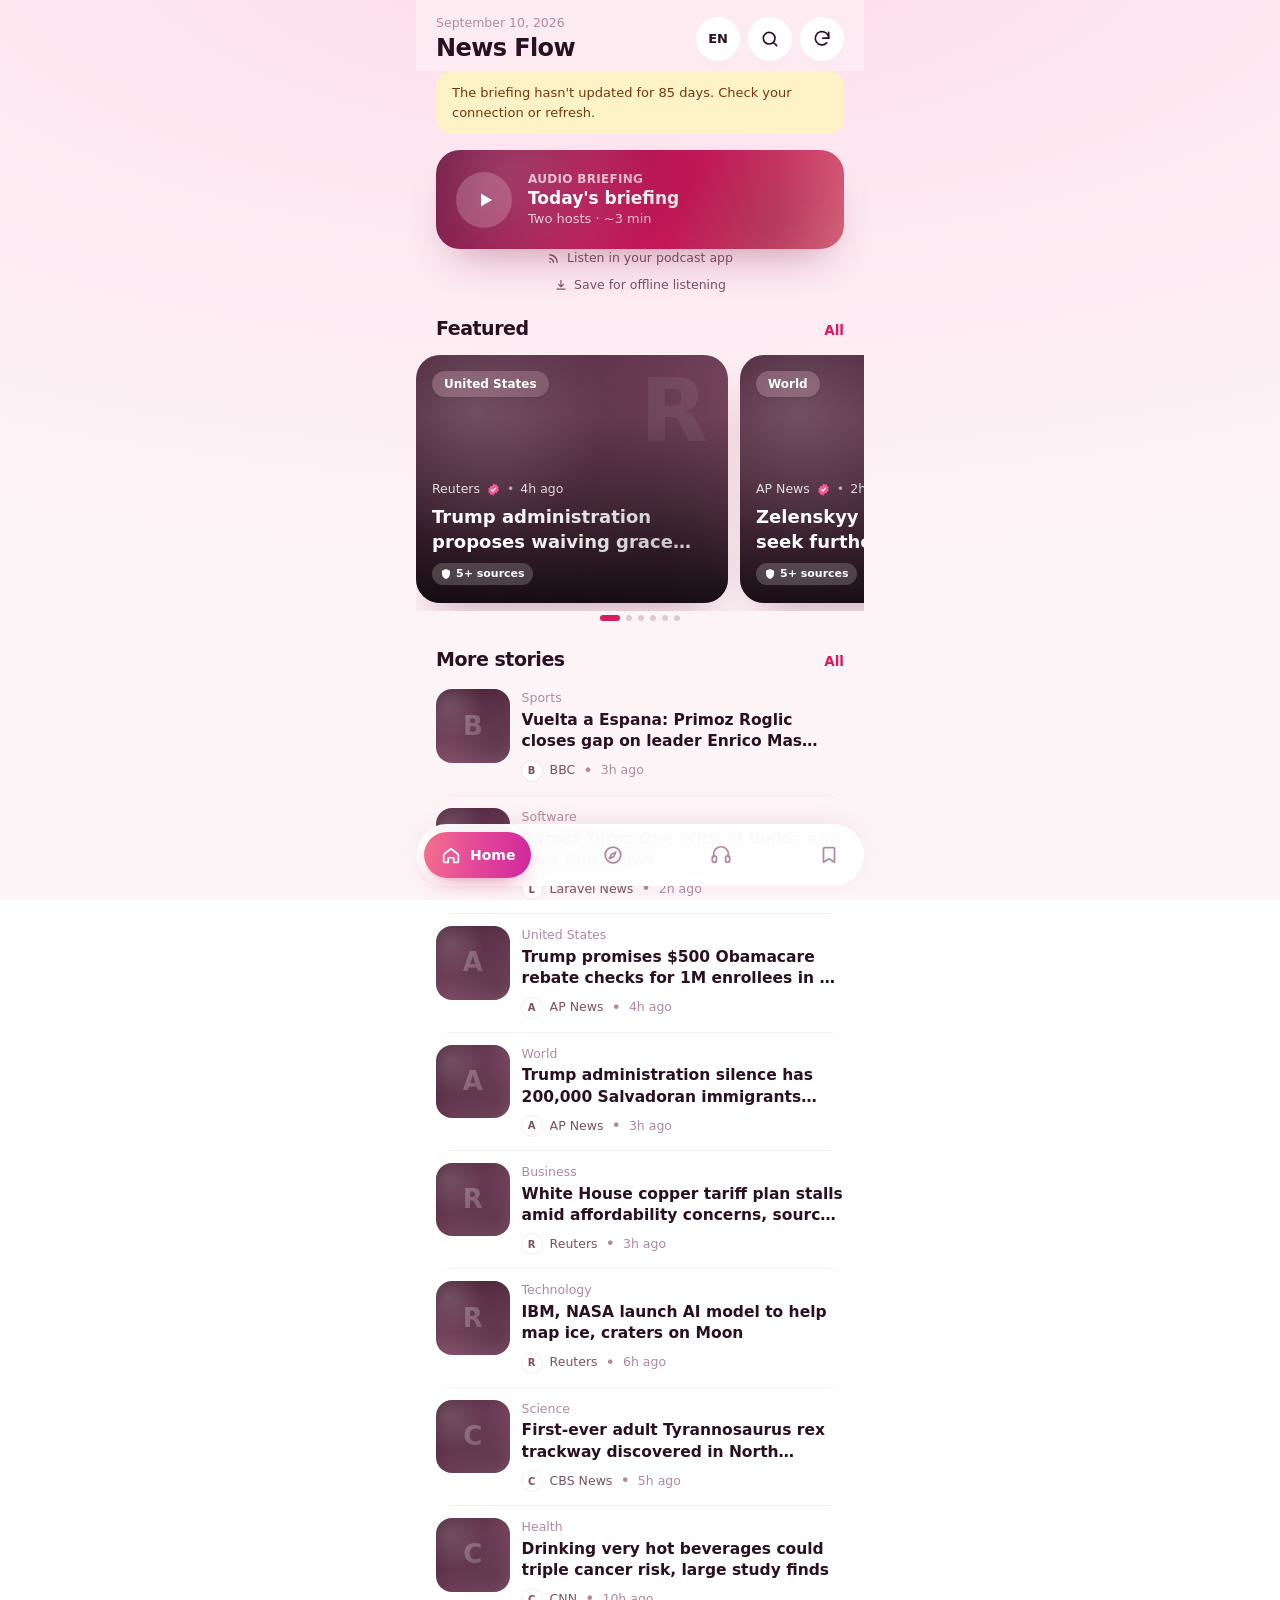
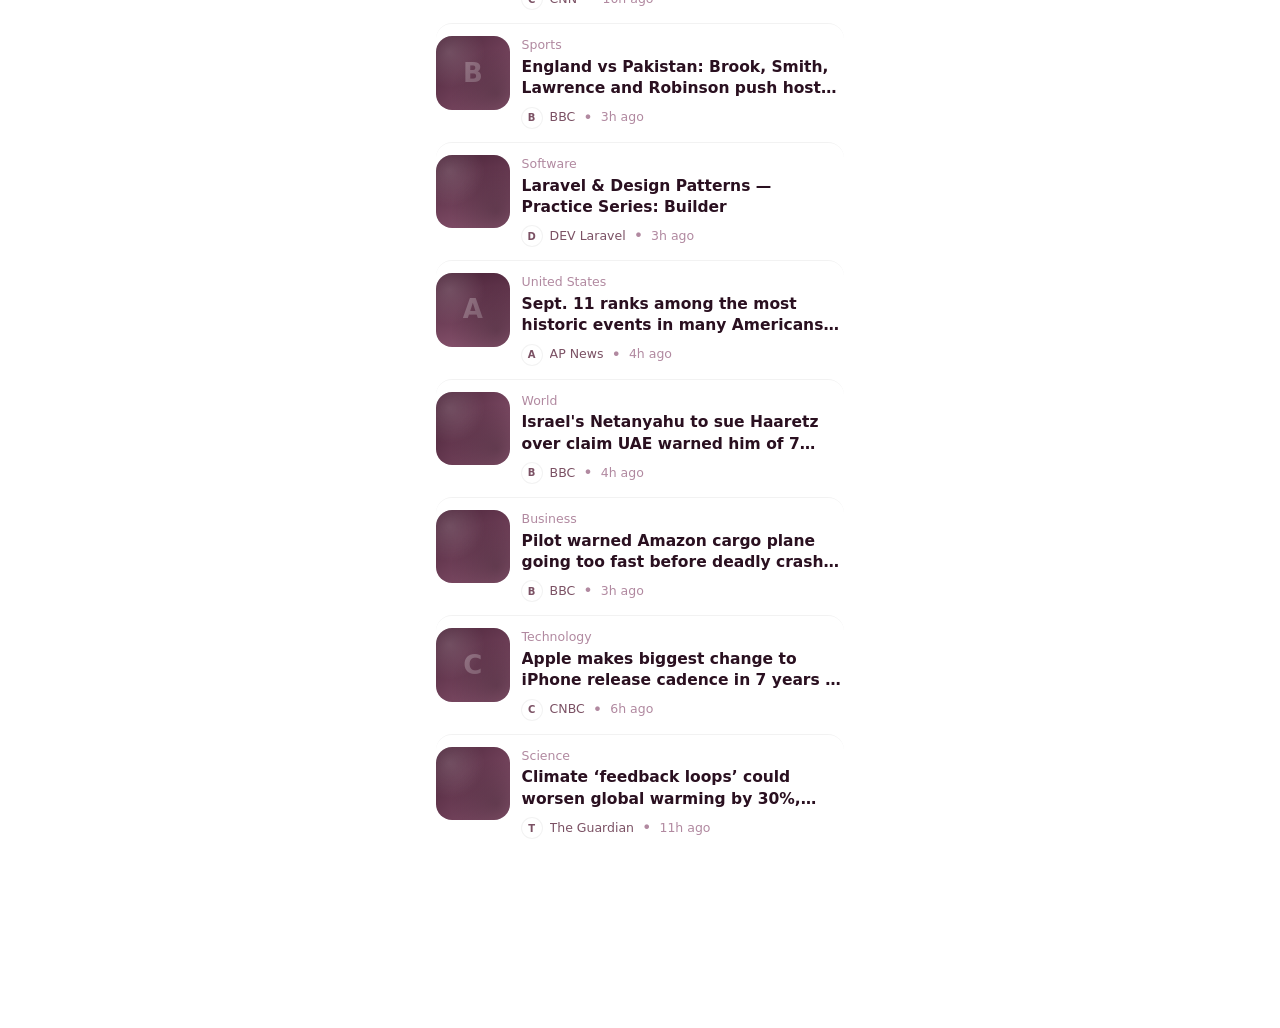
<file: site/index.html>
<!DOCTYPE html>
<html lang="tr">
<head>
<meta charset="utf-8">
<meta name="viewport" content="width=device-width, initial-scale=1, viewport-fit=cover">
<title>Haber Akışı</title>
<meta name="description" content="Google Haberler'den günlük Türkçe haber bülteni — okuyun ya da hands-free dinleyin">
<meta name="theme-color" content="#fdeef4">
<meta name="apple-mobile-web-app-capable" content="yes">
<meta name="apple-mobile-web-app-title" content="Haber Akışı">
<link rel="manifest" href="manifest.webmanifest">
<link rel="icon" href="icons/icon.svg" type="image/svg+xml">
<link rel="apple-touch-icon" href="icons/icon-192.png">
<link rel="stylesheet" href="styles.css">
<style>
  html { overscroll-behavior-y: none; }
  body { overflow-x: hidden; }   /* yatay taşmayı kes, dikey kaydırma serbest kalsın */
  body {
    background:
      radial-gradient(120% 70% at 50% -8%, #ffd9e8 0%, #fde7f0 38%, #fdeef4 72%, #fdf4f7 100%)
      fixed;
  }
  * { min-width: 0; }

  .no-scrollbar::-webkit-scrollbar { display: none; }
  .no-scrollbar { -ms-overflow-style: none; scrollbar-width: none; }

  .snap-x-mandatory { scroll-snap-type: x mandatory; }

  /* Temanın imzası: pembeden fuşyaya geçen dolgu (buton, aktif sekme, chip) */
  .grad { background-image: linear-gradient(100deg, #f4728c 0%, #e2459a 52%, #d0269c 100%); }

  /* Haber görseli yok (RSS vermiyor): kategoriye göre gradient + ince doku */
  .hero-tex::after {
    content: "";
    position: absolute; inset: 0;
    background-image:
      radial-gradient(circle at 18% 22%, rgba(255,255,255,.16) 0, transparent 42%),
      radial-gradient(circle at 82% 78%, rgba(0,0,0,.22) 0, transparent 55%);
    pointer-events: none;
  }

  .view { animation: fade .28s ease both; }
  @keyframes fade { from { opacity: 0; transform: translateY(6px); } to { opacity: 1; transform: none; } }

  @keyframes eq { 0%,100% { transform: scaleY(.35); } 50% { transform: scaleY(1); } }
  .eq span { display:block; width:3px; height:14px; border-radius:2px; background:currentColor;
             transform-origin:center bottom; animation: eq .9s ease-in-out infinite; }
  .eq span:nth-child(2){ animation-delay:.15s }
  .eq span:nth-child(3){ animation-delay:.3s }

  @media (prefers-reduced-motion: reduce) { .view, .eq span { animation: none; } }
</style>
</head>
<body class="min-h-screen font-sans text-ink antialiased">

<div class="mx-auto flex min-h-screen w-full max-w-md flex-col">
  <header id="topbar" class="sticky top-0 z-40 bg-[#fdeef4]/80 px-5 pb-2 pt-[max(0.9rem,env(safe-area-inset-top))] backdrop-blur-xl"></header>
  <main id="view" class="flex-1 px-5 pb-44"></main>
</div>

<!-- Hands-free mini oynatıcı -->
<div id="mini" class="pointer-events-none fixed inset-x-0 bottom-[5.6rem] z-40 hidden px-5">
  <div class="pointer-events-auto mx-auto flex max-w-md items-center gap-3 rounded-xl2 bg-gradient-to-r from-[#3d0f24] to-[#6d1440] px-3 py-2.5 text-white shadow-hero">
    <button id="mini-toggle" class="grid h-11 w-11 shrink-0 place-items-center rounded-full bg-white/15 transition active:scale-95" aria-label="Duraklat">
      <svg id="mini-pause" class="h-5 w-5" fill="currentColor" viewBox="0 0 24 24"><path d="M7 5h3.2v14H7zM13.8 5H17v14h-3.2z"/></svg>
      <svg id="mini-play" class="hidden h-5 w-5 translate-x-[1px]" fill="currentColor" viewBox="0 0 24 24"><path d="M8 5.5v13l11-6.5z"/></svg>
    </button>
    <div class="min-w-0 flex-1">
      <p id="mini-title" class="truncate text-[13.5px] font-semibold leading-tight">—</p>
      <p id="mini-sub" class="truncate text-[12px] text-white/60">—</p>
    </div>
    <div id="mini-eq" class="eq flex shrink-0 items-end gap-[3px] text-brand-200"><span></span><span></span><span></span></div>
    <button id="mini-rate" class="h-9 shrink-0 rounded-full bg-white/10 px-2.5 text-[12.5px] font-bold tabular-nums transition active:scale-95" aria-label="Oynatma hızı">1×</button>
    <button id="mini-next" class="grid h-10 w-10 shrink-0 place-items-center rounded-full bg-white/10 transition active:scale-95" aria-label="Sonraki">
      <svg class="h-[18px] w-[18px]" fill="currentColor" viewBox="0 0 24 24"><path d="M6 5.5v13l9-6.5zM16.5 5H19v14h-2.5z"/></svg>
    </button>
    <button id="mini-close" class="grid h-10 w-10 shrink-0 place-items-center rounded-full text-white/60 transition active:scale-95" aria-label="Dinlemeyi kapat">
      <svg class="h-[18px] w-[18px]" fill="none" stroke="currentColor" stroke-width="2" viewBox="0 0 24 24"><path d="m6 6 12 12M18 6 6 18" stroke-linecap="round"/></svg>
    </button>
  </div>
</div>

<nav class="pointer-events-none fixed inset-x-0 bottom-0 z-50 px-5 pb-[max(.85rem,env(safe-area-inset-bottom))] pt-2">
  <div class="pointer-events-auto mx-auto flex max-w-md items-center justify-between rounded-full bg-white/95 p-2 shadow-nav backdrop-blur-xl">
    <button data-nav="home" class="nav-btn flex items-center gap-2 rounded-full px-4 py-3 transition" aria-label="Ana sayfa">
      <svg class="h-[22px] w-[22px] shrink-0" fill="none" stroke="currentColor" stroke-width="1.9" viewBox="0 0 24 24">
        <path d="M4 11.5 12 5l8 6.5V19a1 1 0 0 1-1 1h-4v-5h-6v5H5a1 1 0 0 1-1-1z" stroke-linejoin="round"/>
      </svg>
      <span class="nav-label hidden text-[14px] font-semibold">Ana sayfa</span>
    </button>
    <button data-nav="discover" class="nav-btn flex items-center gap-2 rounded-full px-4 py-3 transition" aria-label="Keşfet">
      <svg class="h-[22px] w-[22px] shrink-0" fill="none" stroke="currentColor" stroke-width="1.9" viewBox="0 0 24 24">
        <circle cx="12" cy="12" r="8.5"/><path d="M15 9l-2.2 4.8L8 16l2.2-4.8z" stroke-linejoin="round"/>
      </svg>
      <span class="nav-label hidden text-[14px] font-semibold">Keşfet</span>
    </button>
    <button data-nav="listen" class="nav-btn flex items-center gap-2 rounded-full px-4 py-3 transition" aria-label="Dinle">
      <svg class="h-[22px] w-[22px] shrink-0" fill="none" stroke="currentColor" stroke-width="1.9" viewBox="0 0 24 24">
        <path d="M4 14v-3a8 8 0 0 1 16 0v3" stroke-linecap="round"/>
        <rect x="2.5" y="13" width="4.5" height="7" rx="2.2"/><rect x="17" y="13" width="4.5" height="7" rx="2.2"/>
      </svg>
      <span class="nav-label hidden text-[14px] font-semibold">Dinle</span>
    </button>
    <button data-nav="saved" class="nav-btn flex items-center gap-2 rounded-full px-4 py-3 transition" aria-label="Kaydedilenler">
      <svg class="h-[22px] w-[22px] shrink-0" fill="none" stroke="currentColor" stroke-width="1.9" viewBox="0 0 24 24">
        <path d="M7 4h10a1 1 0 0 1 1 1v15l-6-4-6 4V5a1 1 0 0 1 1-1z" stroke-linejoin="round"/>
      </svg>
      <span class="nav-label hidden text-[14px] font-semibold">Kayıtlı</span>
    </button>
  </div>
</nav>

<audio id="player" preload="none" class="hidden"></audio>
<script src="app.js"></script>
</body>
</html>
</file>
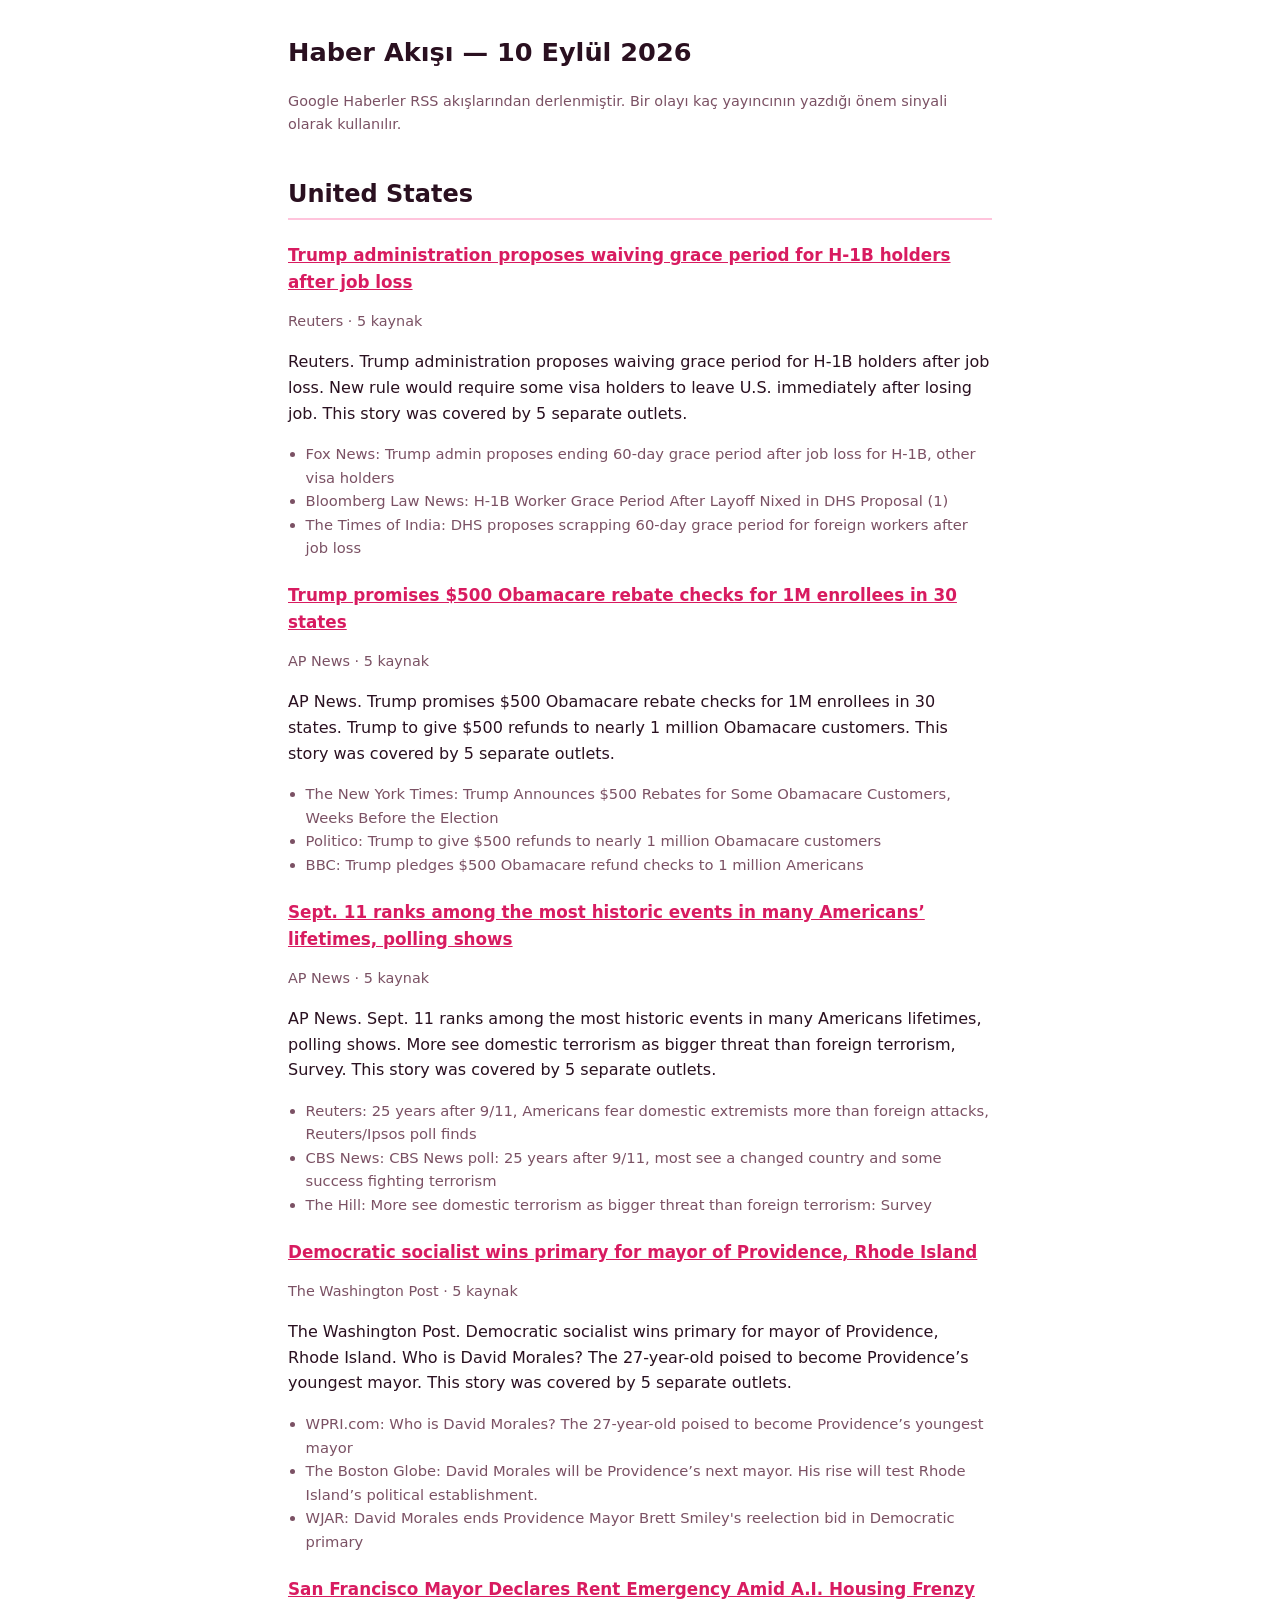
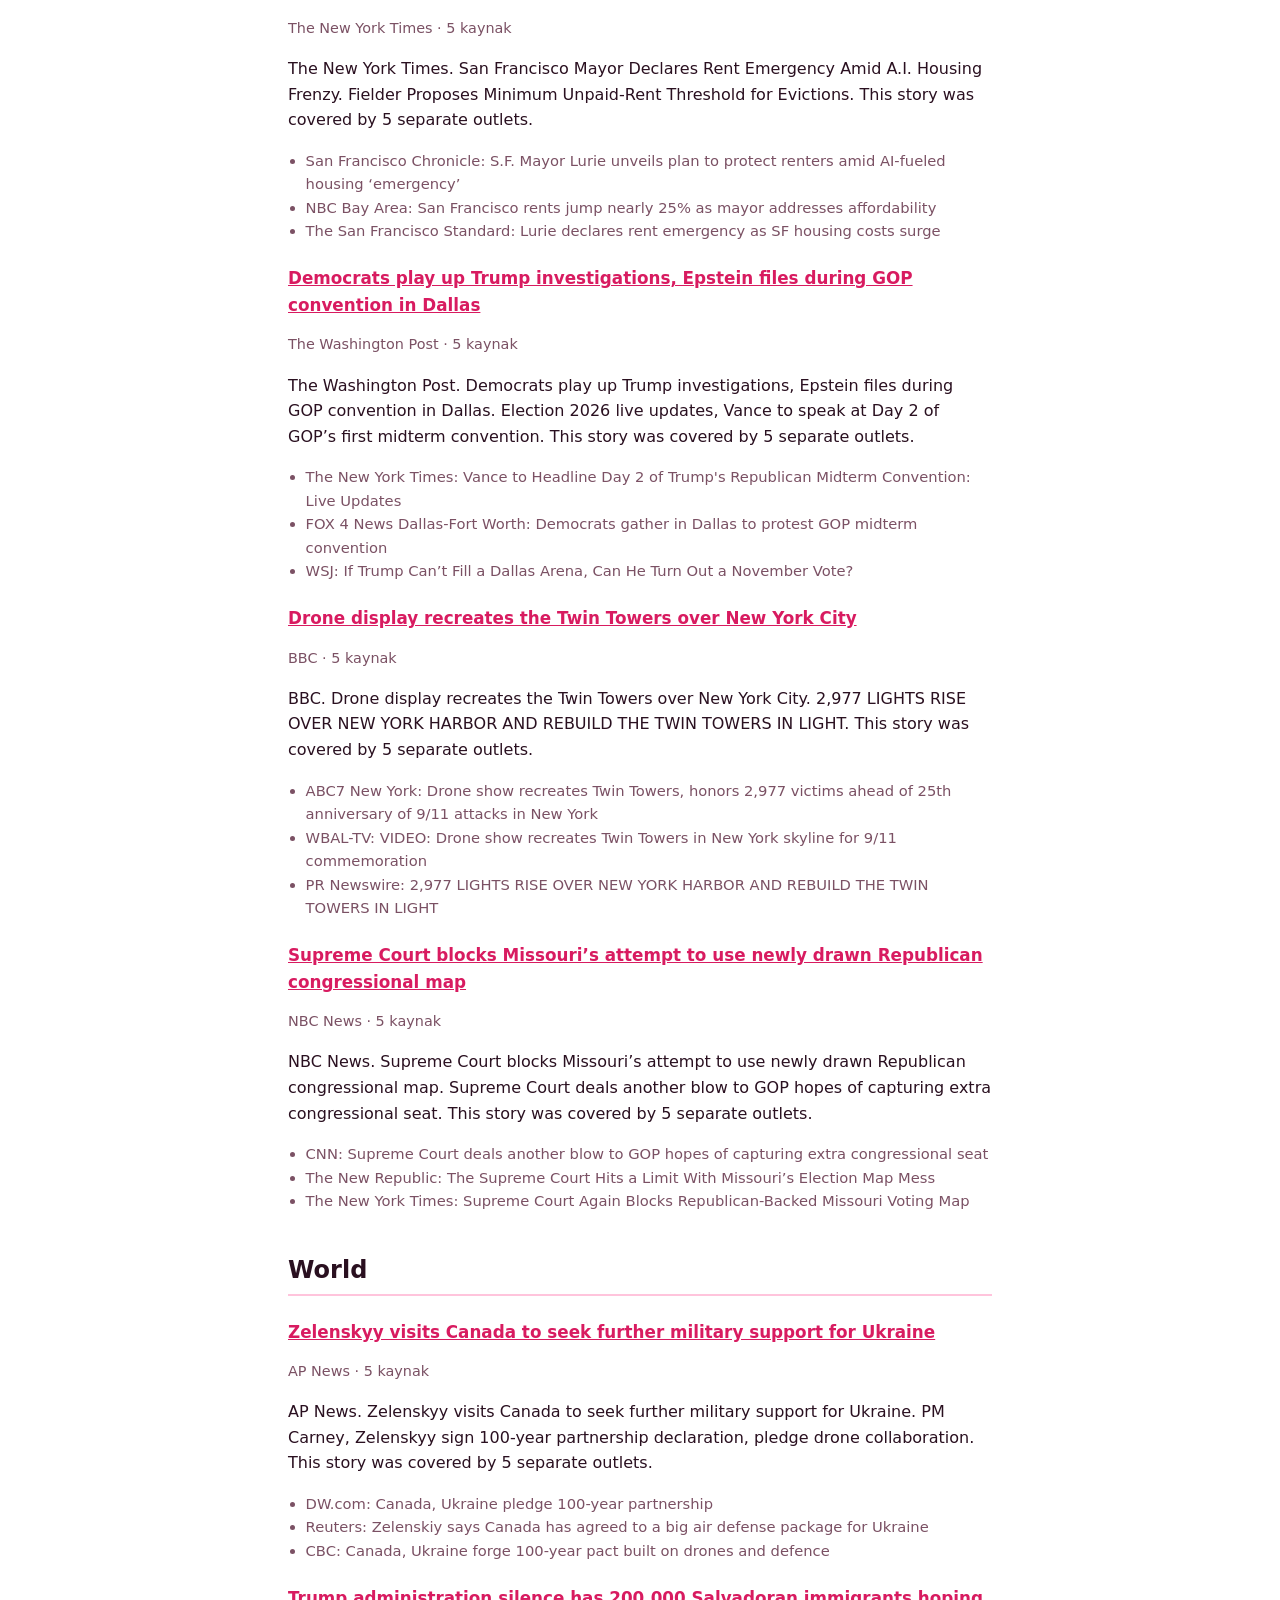
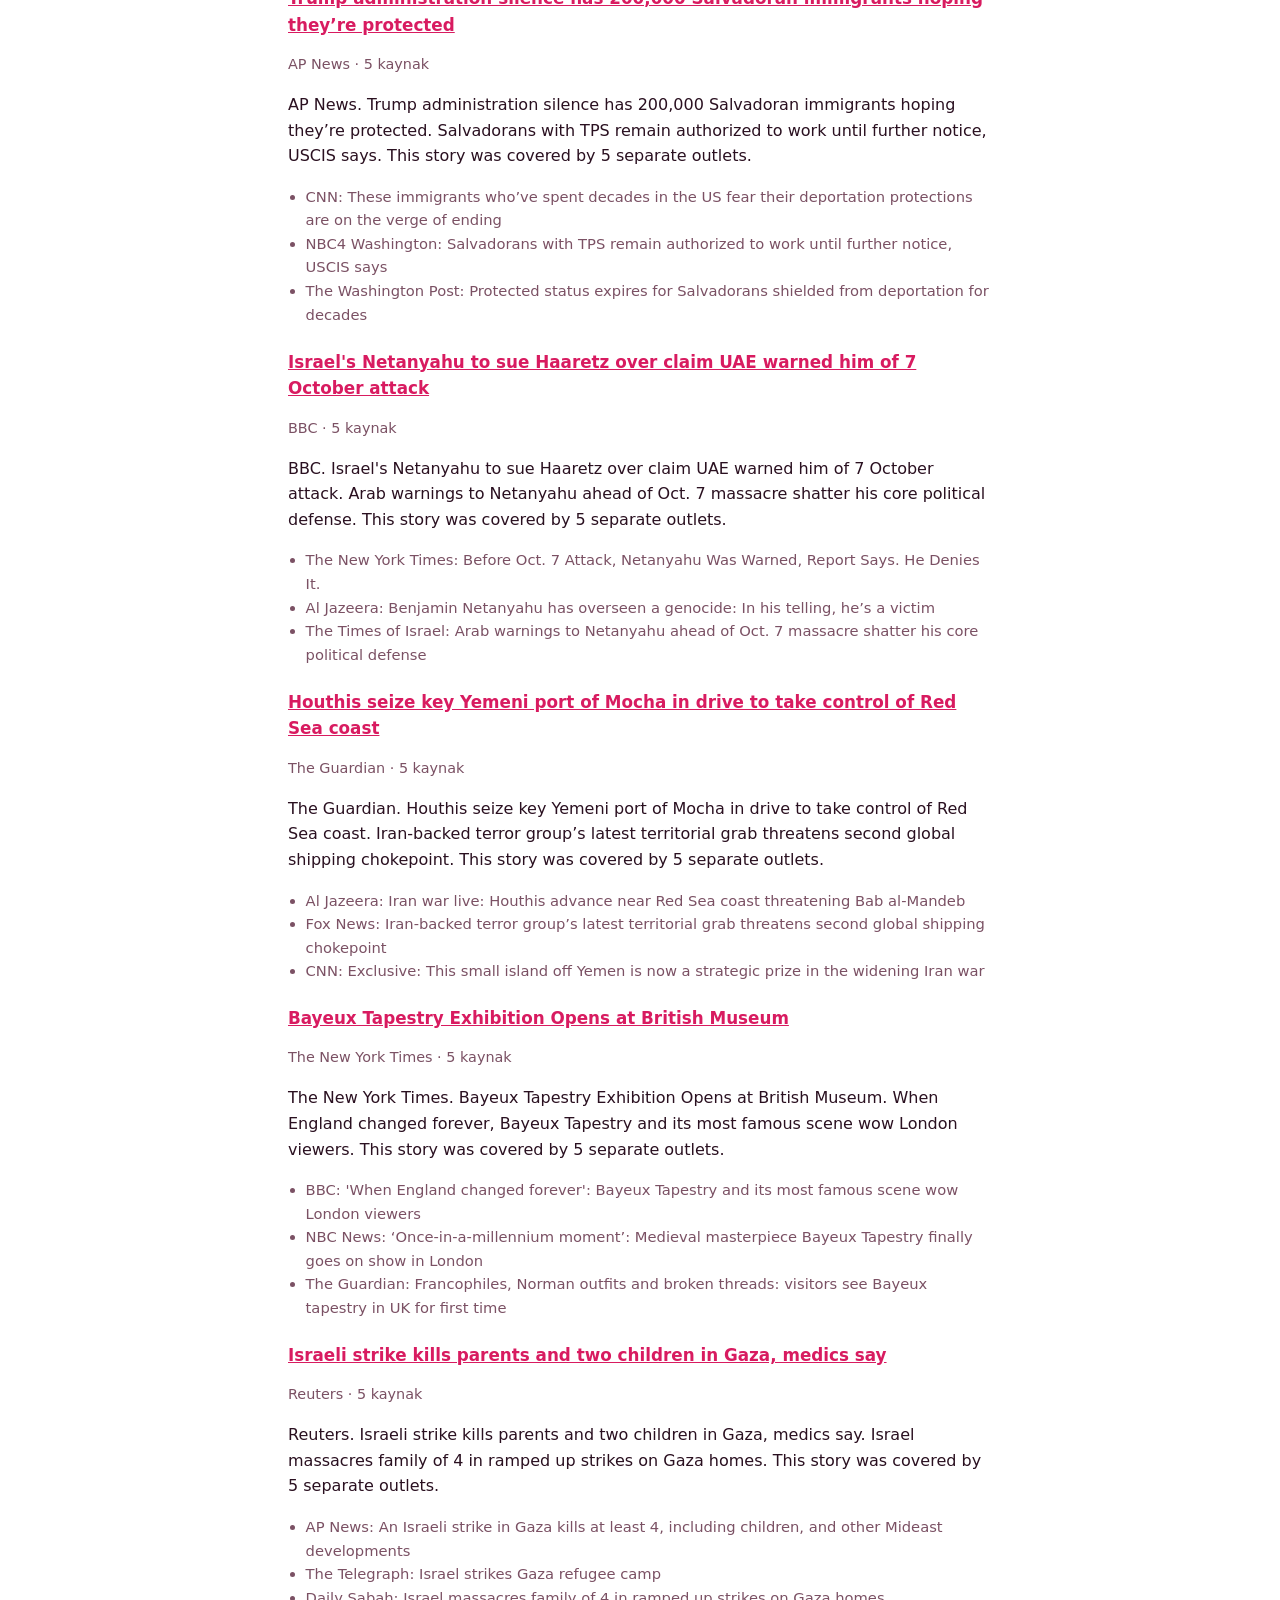
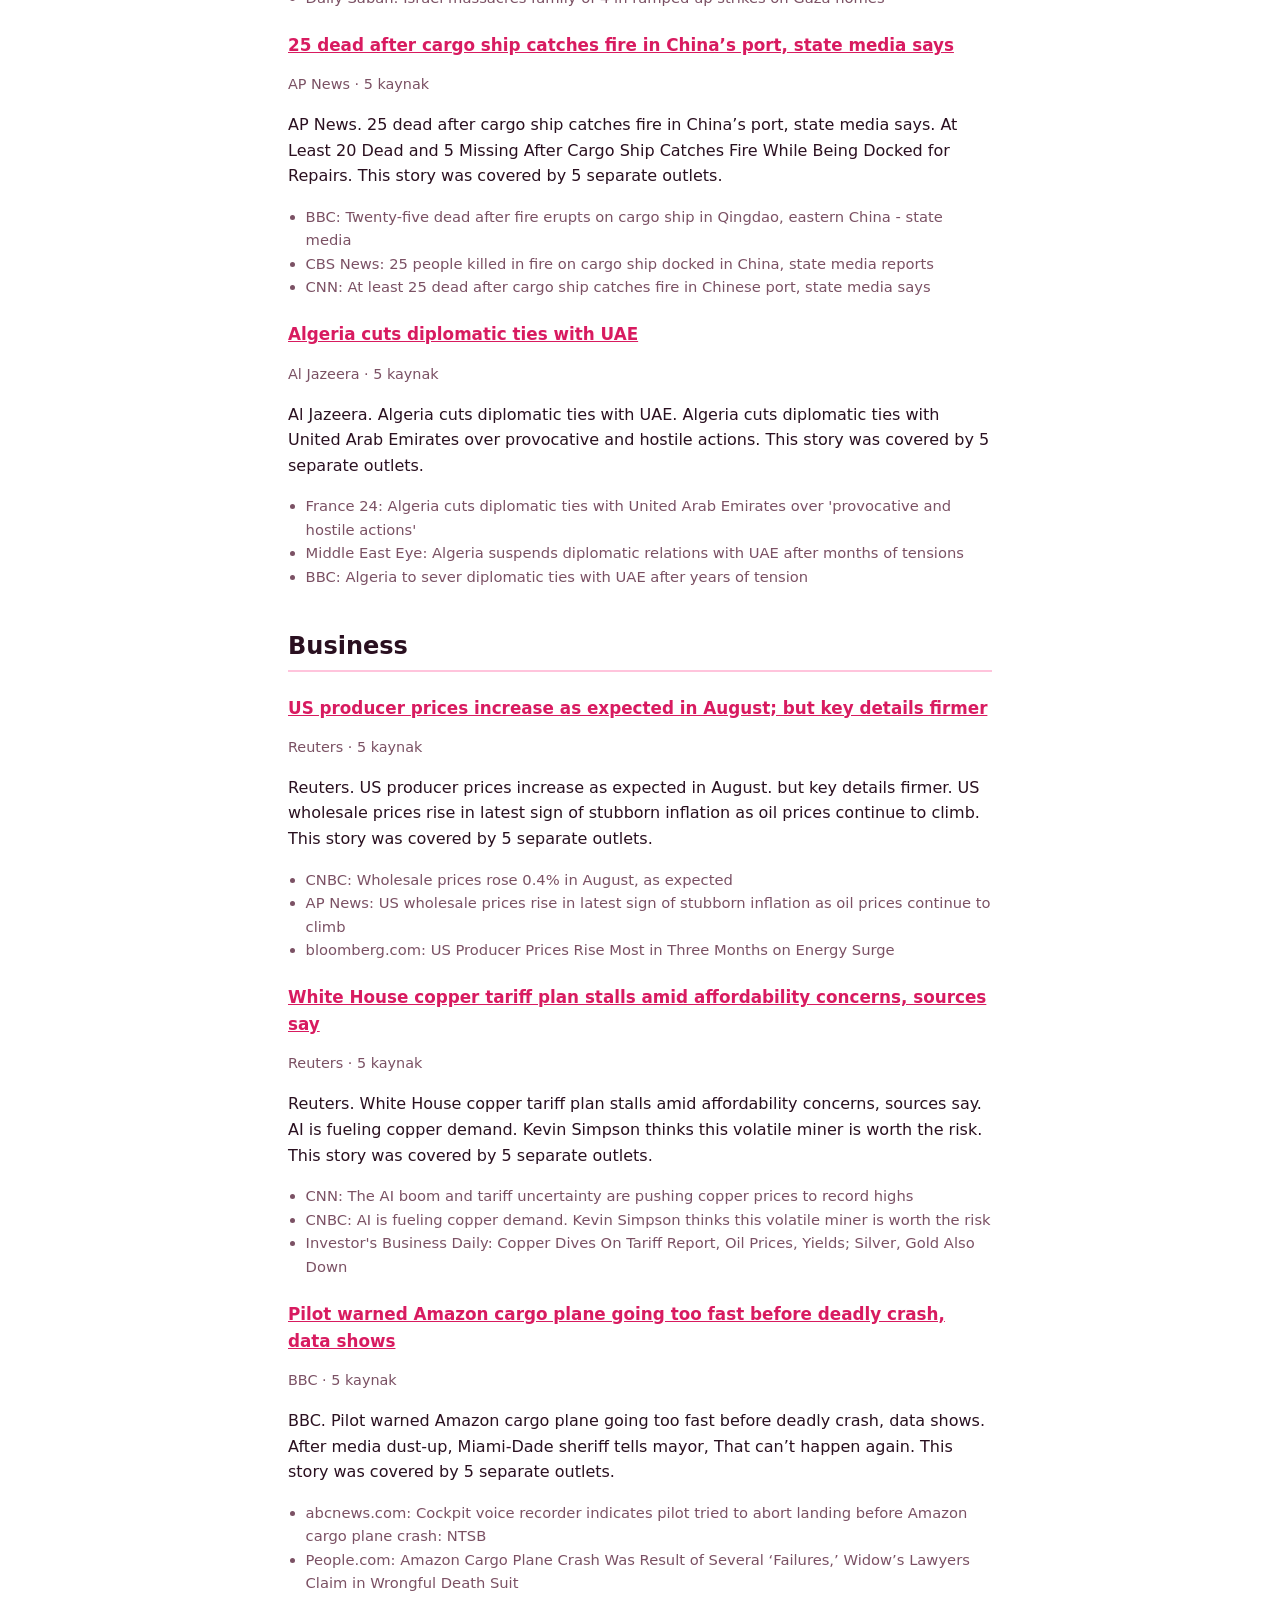
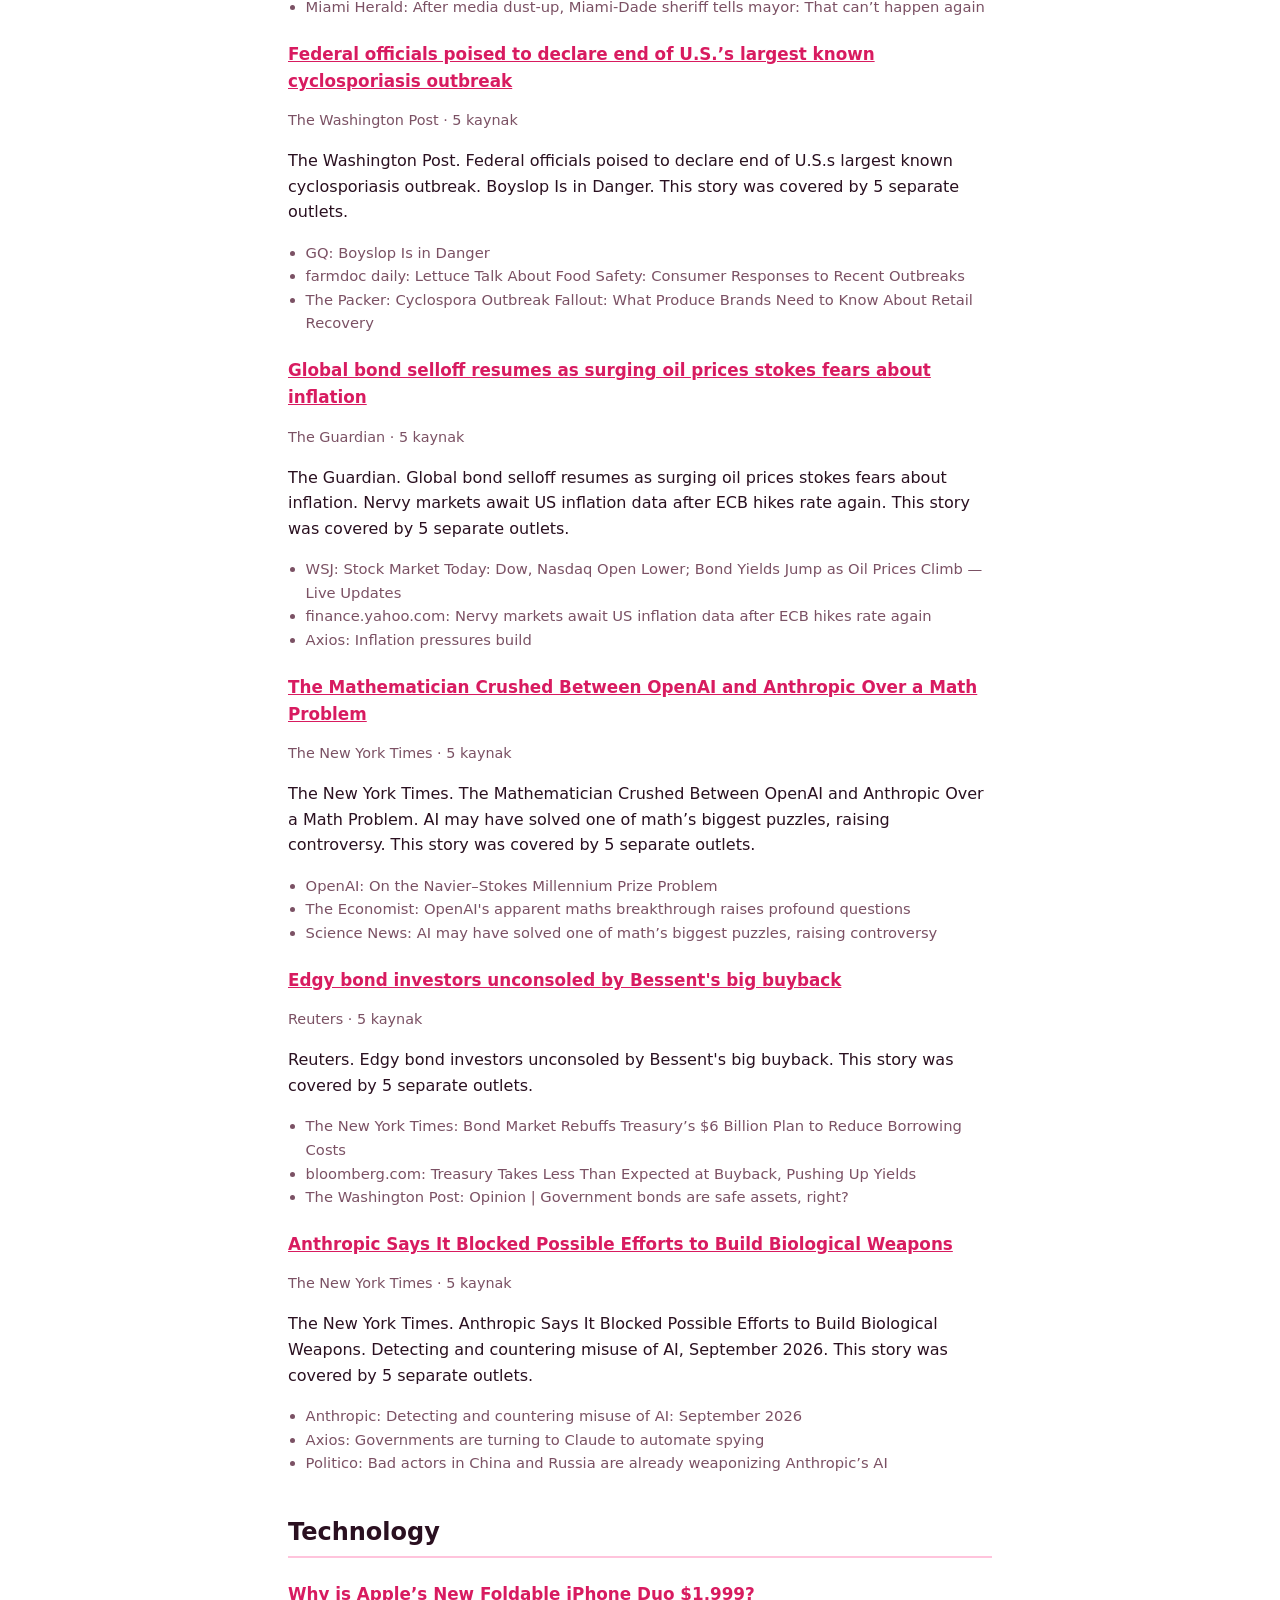
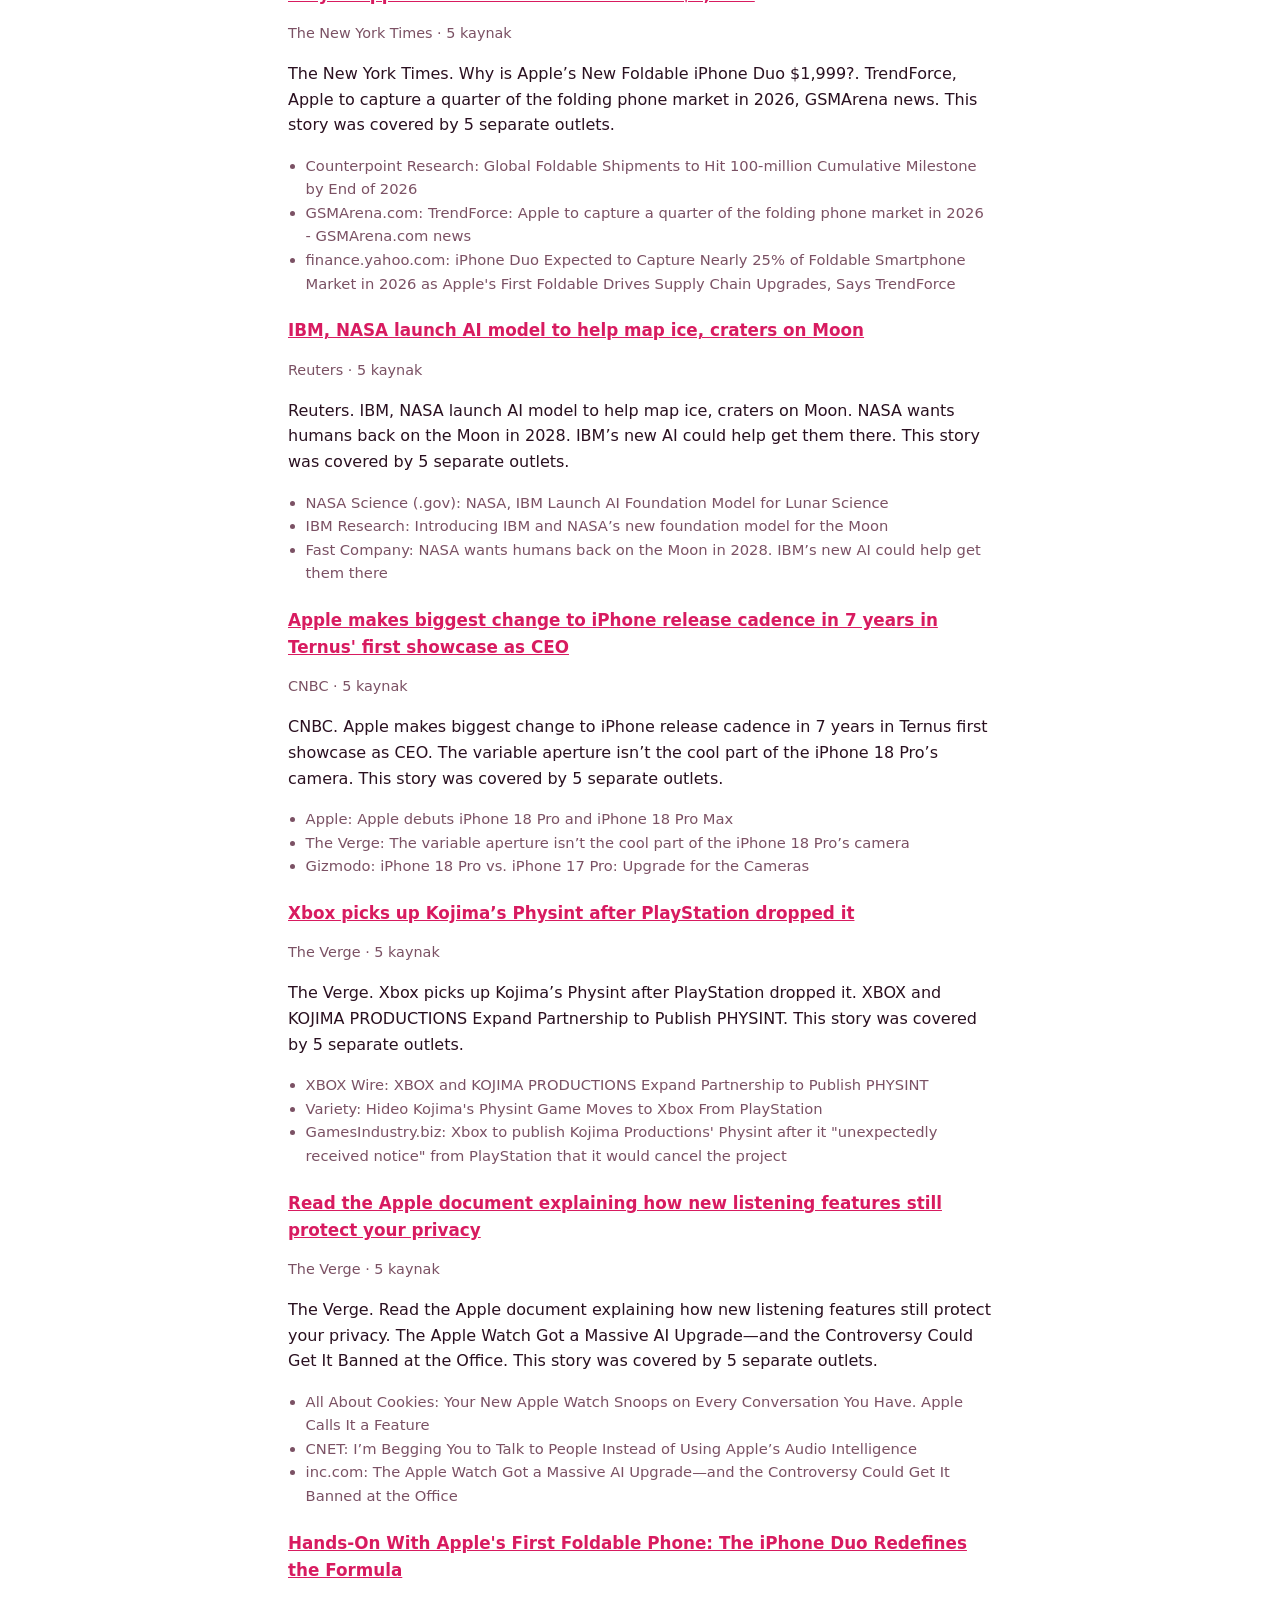
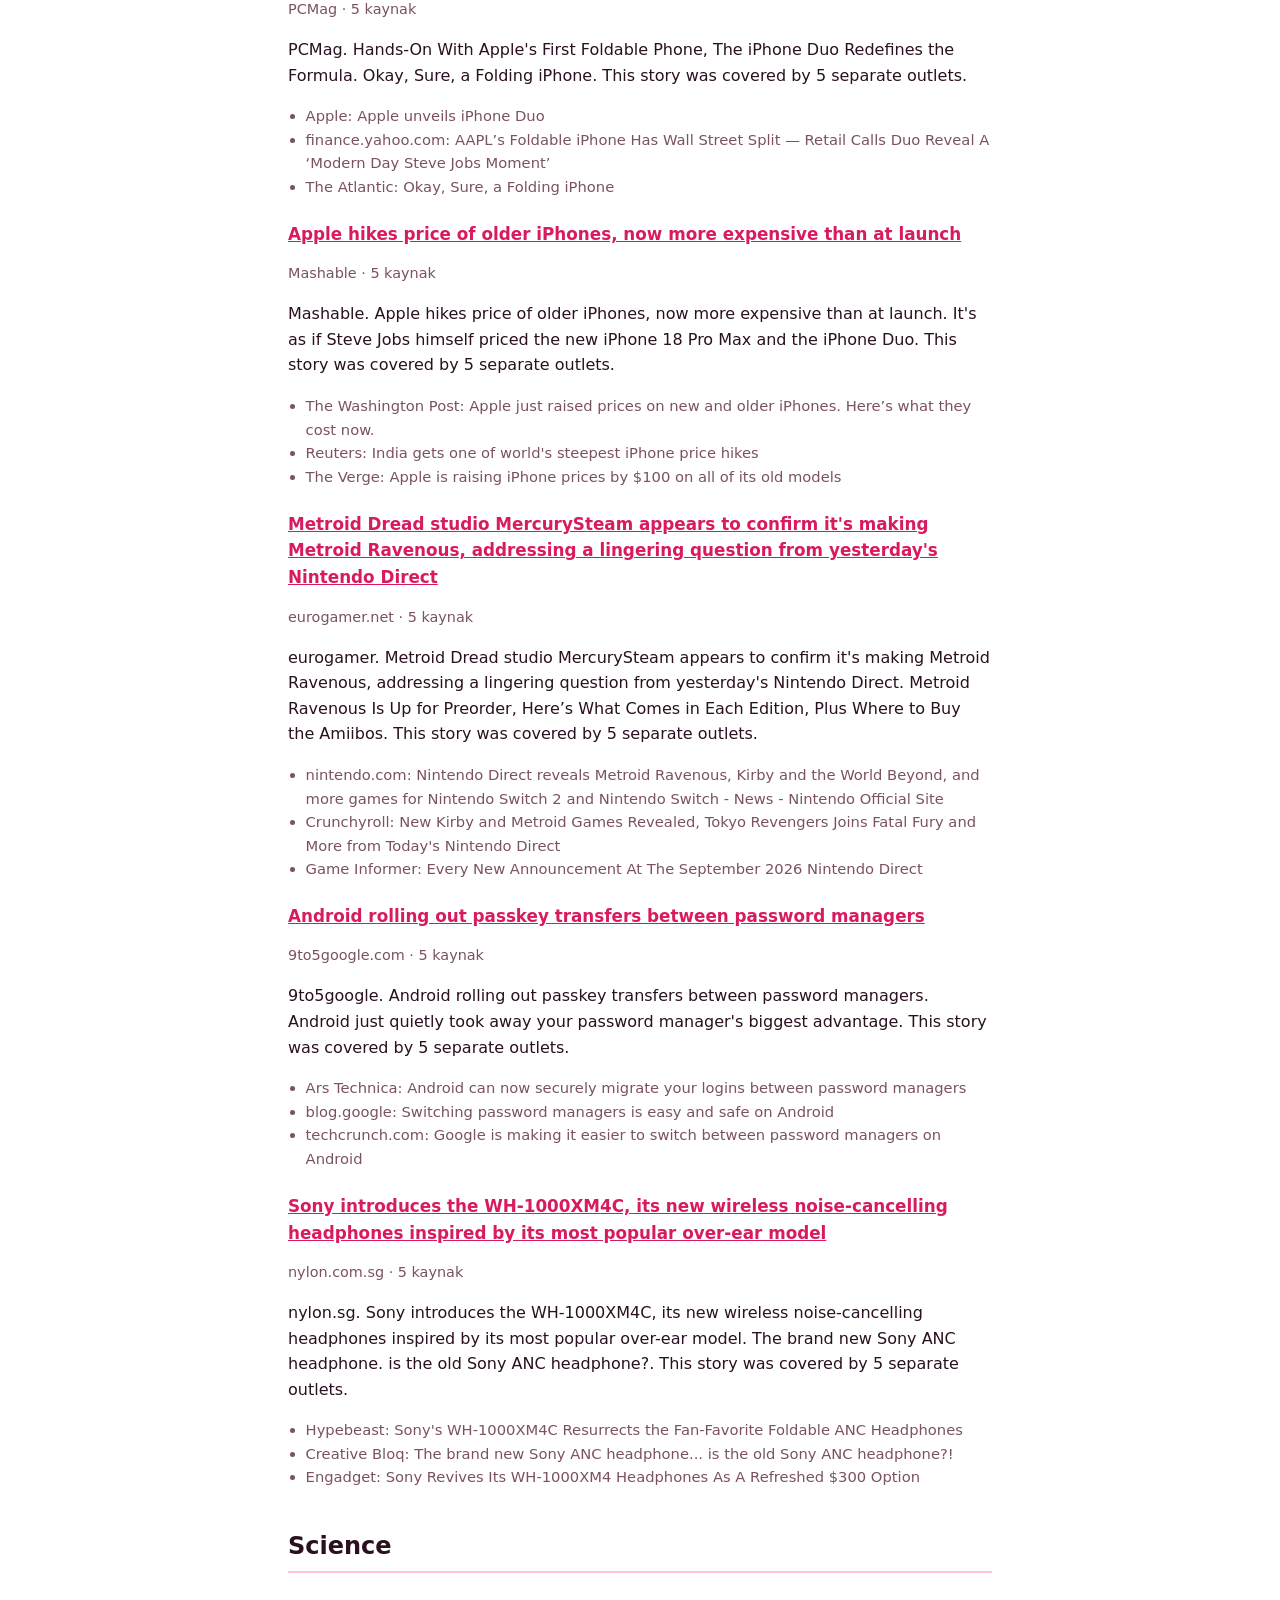
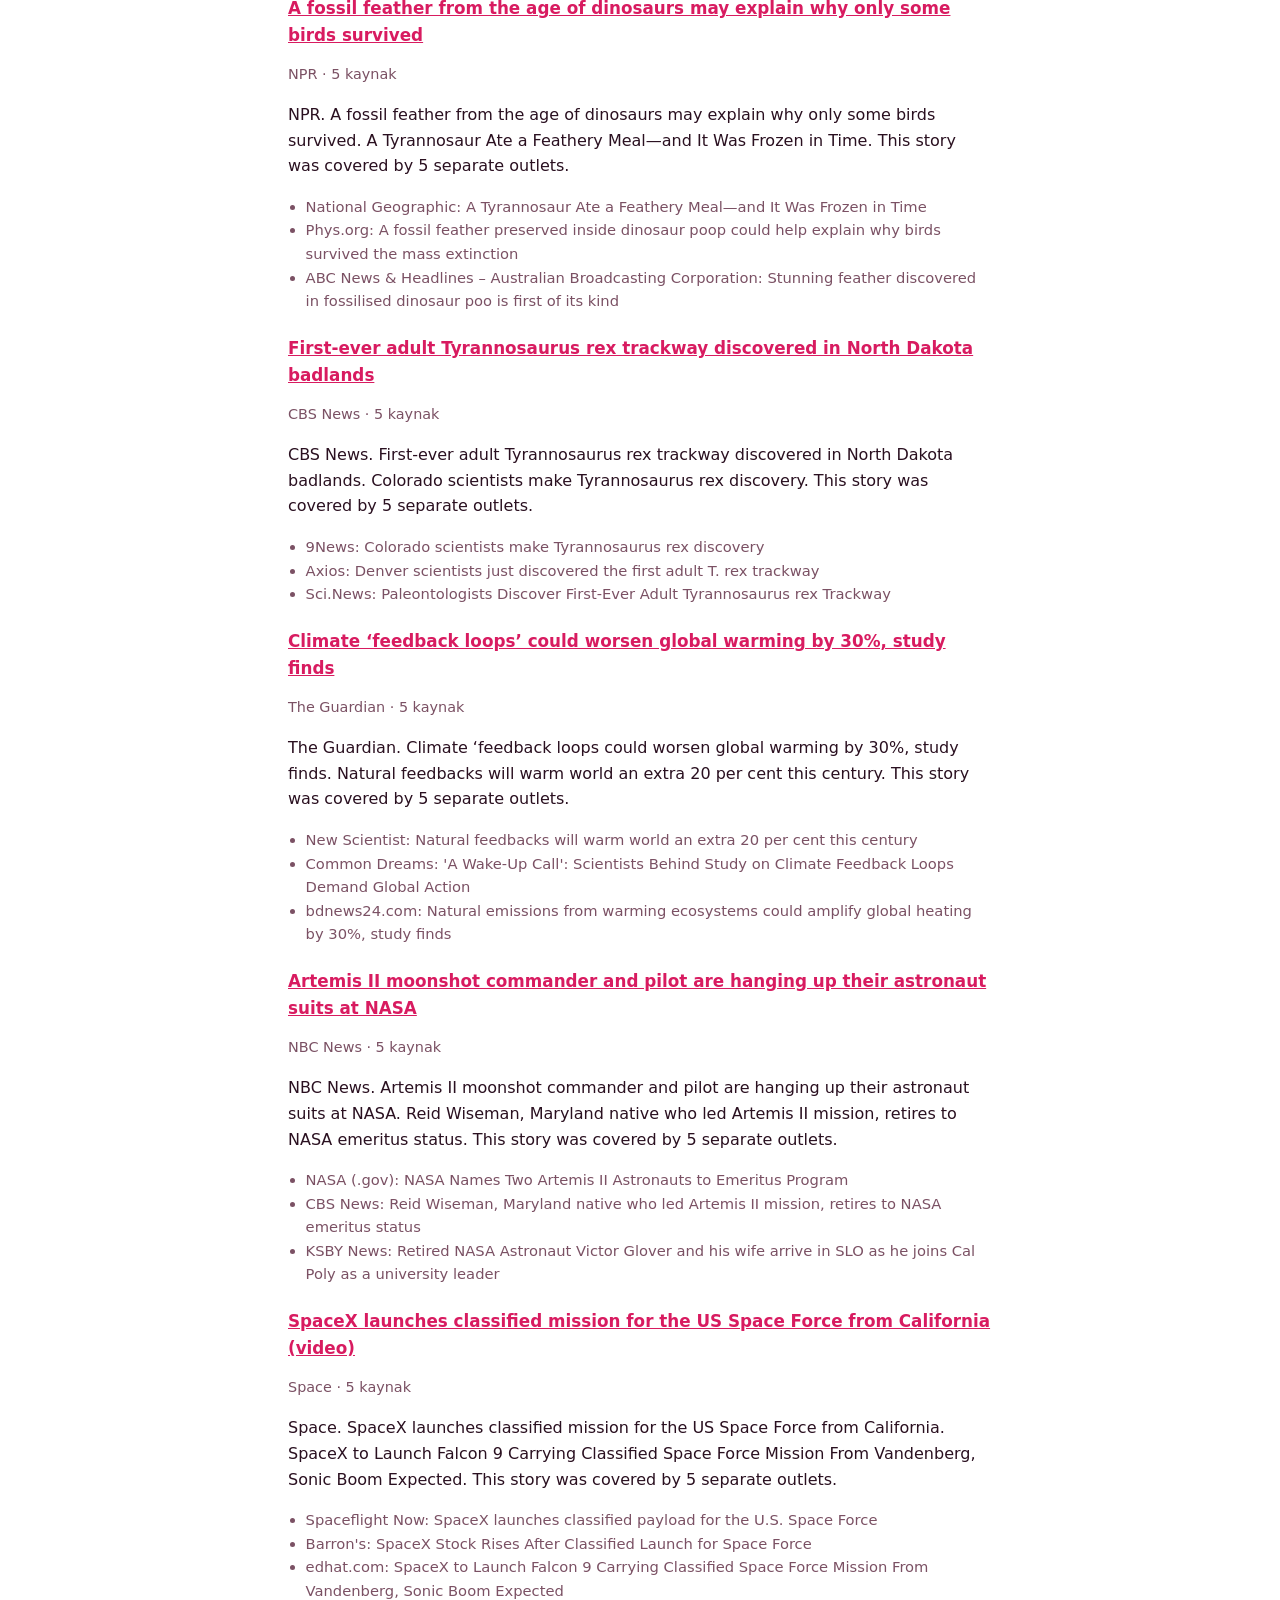
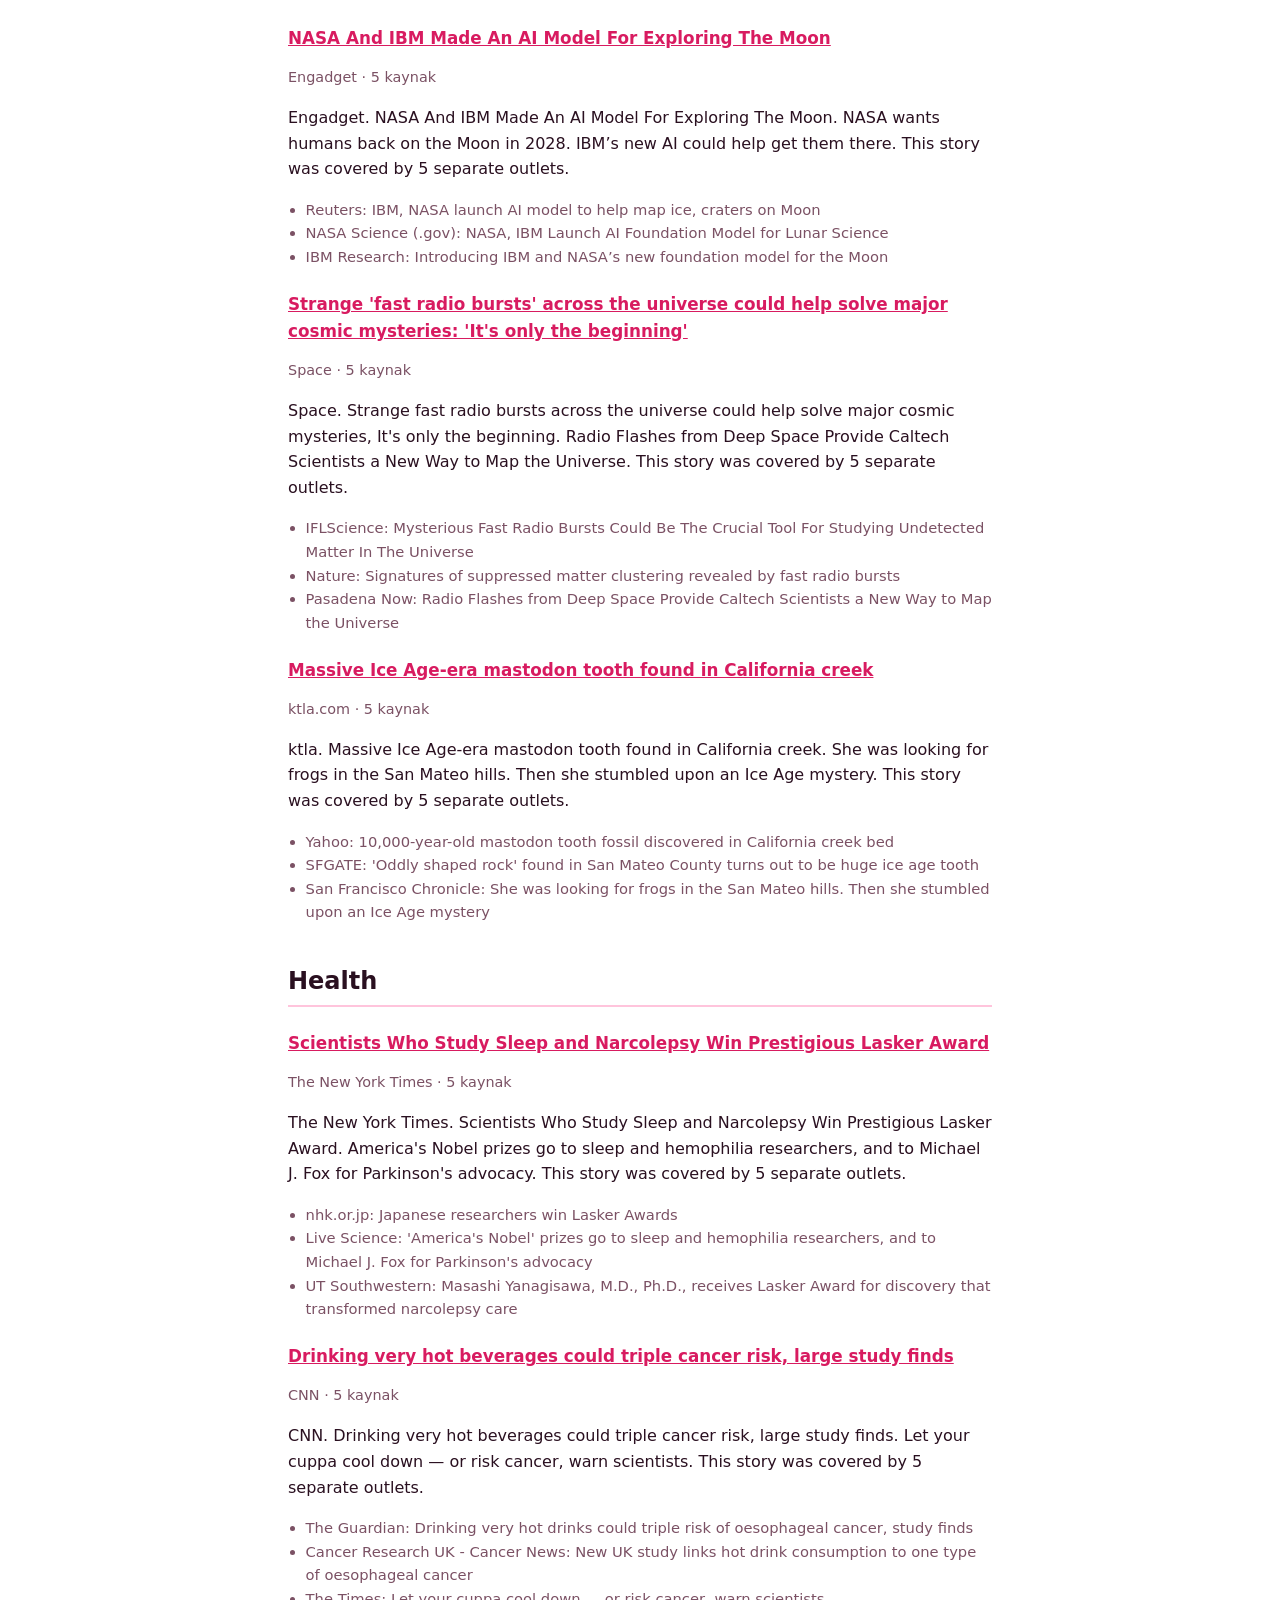
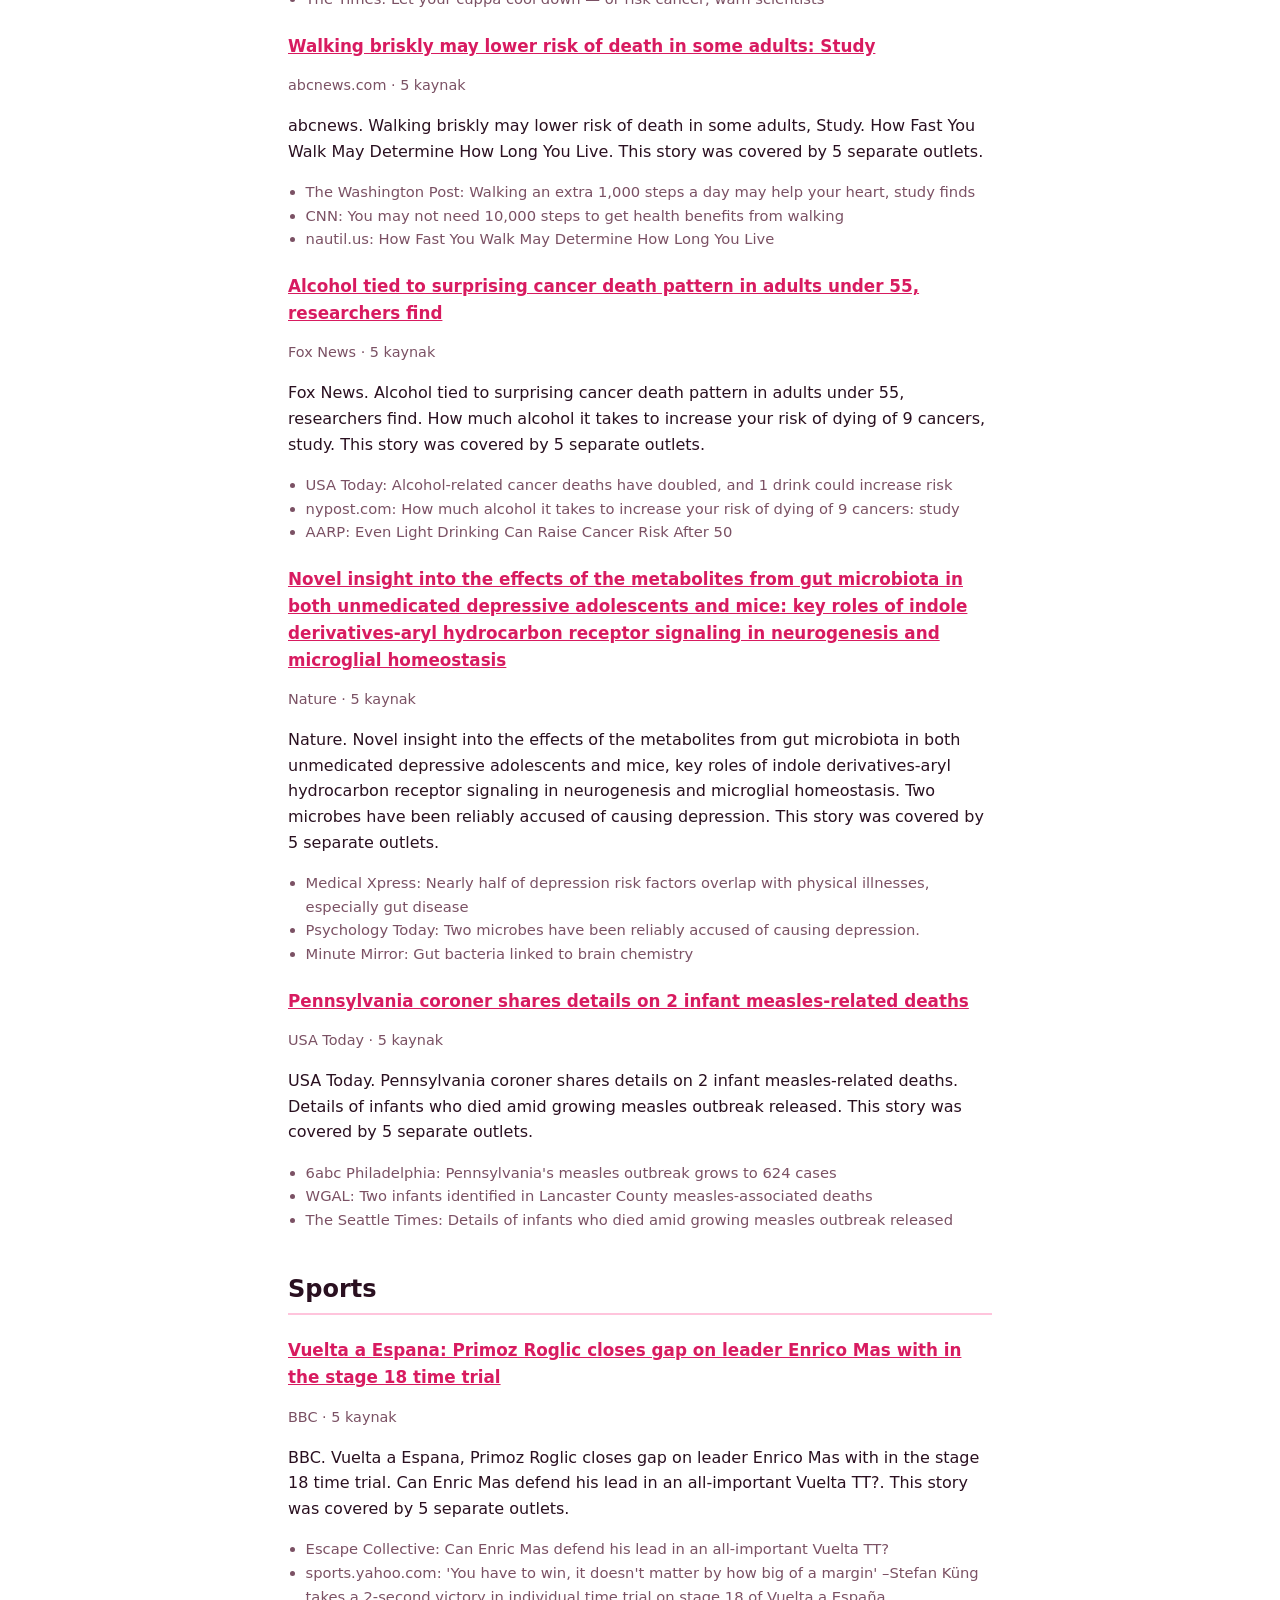
<file: site/bulten-en.html>
<!DOCTYPE html>
<html lang="tr"><head><meta charset="utf-8">
<meta name="viewport" content="width=device-width,initial-scale=1">
<title>Haber Akışı — 10 Eylül 2026</title>
<style>body{max-width:44rem;margin:2rem auto;padding:0 1.2rem;font:16px/1.6 system-ui,sans-serif;color:#2a1020}h1{font-size:1.6rem}h2{margin-top:2.4rem;border-bottom:2px solid #ffc4dc;padding-bottom:.3rem}article{margin:1.4rem 0}h3{margin:0 0 .3rem;font-size:1.05rem}.meta{color:#7b5164;font-size:.9rem}ul{margin:.4rem 0;padding-left:1.1rem;color:#7b5164;font-size:.92rem}a{color:#d81b60}</style></head><body>
<h1>Haber Akışı — 10 Eylül 2026</h1>
<p class='meta'>Google Haberler RSS akışlarından derlenmiştir. Bir olayı kaç yayıncının yazdığı önem sinyali olarak kullanılır.</p>
<h2>United States</h2>
<article>
<h3><a href="https://news.google.com/rss/articles/[base64]?oc=5">Trump administration proposes waiving grace period for H-1B holders after job loss</a></h3>
<p class="meta">Reuters · 5 kaynak</p>
<p>Reuters. Trump administration proposes waiving grace period for H-1B holders after job loss. New rule would require some visa holders to leave U.S. immediately after losing job. This story was covered by 5 separate outlets.</p>
<ul>
<li>Fox News: Trump admin proposes ending 60-day grace period after job loss for H-1B, other visa holders</li>
<li>Bloomberg Law News: H-1B Worker Grace Period After Layoff Nixed in DHS Proposal (1)</li>
<li>The Times of India: DHS proposes scrapping 60-day grace period for foreign workers after job loss</li>
</ul>
</article>
<article>
<h3><a href="https://news.google.com/rss/articles/[base64]?oc=5">Trump promises $500 Obamacare rebate checks for 1M enrollees in 30 states</a></h3>
<p class="meta">AP News · 5 kaynak</p>
<p>AP News. Trump promises $500 Obamacare rebate checks for 1M enrollees in 30 states. Trump to give $500 refunds to nearly 1 million Obamacare customers. This story was covered by 5 separate outlets.</p>
<ul>
<li>The New York Times: Trump Announces $500 Rebates for Some Obamacare Customers, Weeks Before the Election</li>
<li>Politico: Trump to give $500 refunds to nearly 1 million Obamacare customers</li>
<li>BBC: Trump pledges $500 Obamacare refund checks to 1 million Americans</li>
</ul>
</article>
<article>
<h3><a href="https://news.google.com/rss/articles/[base64]?oc=5">Sept. 11 ranks among the most historic events in many Americans’ lifetimes, polling shows</a></h3>
<p class="meta">AP News · 5 kaynak</p>
<p>AP News. Sept. 11 ranks among the most historic events in many Americans lifetimes, polling shows. More see domestic terrorism as bigger threat than foreign terrorism, Survey. This story was covered by 5 separate outlets.</p>
<ul>
<li>Reuters: 25 years after 9/11, Americans fear domestic extremists more than foreign attacks, Reuters/Ipsos poll finds</li>
<li>CBS News: CBS News poll: 25 years after 9/11, most see a changed country and some success fighting terrorism</li>
<li>The Hill: More see domestic terrorism as bigger threat than foreign terrorism: Survey</li>
</ul>
</article>
<article>
<h3><a href="https://news.google.com/rss/articles/[base64]?oc=5">Democratic socialist wins primary for mayor of Providence, Rhode Island</a></h3>
<p class="meta">The Washington Post · 5 kaynak</p>
<p>The Washington Post. Democratic socialist wins primary for mayor of Providence, Rhode Island. Who is David Morales? The 27-year-old poised to become Providence’s youngest mayor. This story was covered by 5 separate outlets.</p>
<ul>
<li>WPRI.com: Who is David Morales? The 27-year-old poised to become Providence’s youngest mayor</li>
<li>The Boston Globe: David Morales will be Providence’s next mayor. His rise will test Rhode Island’s political establishment.</li>
<li>WJAR: David Morales ends Providence Mayor Brett Smiley's reelection bid in Democratic primary</li>
</ul>
</article>
<article>
<h3><a href="https://news.google.com/rss/articles/CBMijAFBVV95cUxPd1JsSDlFR05EVGJ4WXlzT1V1SFNaQ2t0ZllubWZsUzJDaXMzZW8tLVRqZXM4dDhPX1pSUWNEcm5Bbl9leGg3a05HdG5tQUZsQXdmcmIzQS0tN0pWNW9XRGVjb1hIVXRVMVNRdGp5VEw0dFJUWWo2SlpROVFwaWFiemNVT2dVMHhjRnl6dw?oc=5">San Francisco Mayor Declares Rent Emergency Amid A.I. Housing Frenzy</a></h3>
<p class="meta">The New York Times · 5 kaynak</p>
<p>The New York Times. San Francisco Mayor Declares Rent Emergency Amid A.I. Housing Frenzy. Fielder Proposes Minimum Unpaid-Rent Threshold for Evictions. This story was covered by 5 separate outlets.</p>
<ul>
<li>San Francisco Chronicle: S.F. Mayor Lurie unveils plan to protect renters amid AI-fueled housing ‘emergency’</li>
<li>NBC Bay Area: San Francisco rents jump nearly 25% as mayor addresses affordability</li>
<li>The San Francisco Standard: Lurie declares rent emergency as SF housing costs surge</li>
</ul>
</article>
<article>
<h3><a href="https://news.google.com/rss/articles/[base64]?oc=5">Democrats play up Trump investigations, Epstein files during GOP convention in Dallas</a></h3>
<p class="meta">The Washington Post · 5 kaynak</p>
<p>The Washington Post. Democrats play up Trump investigations, Epstein files during GOP convention in Dallas. Election 2026 live updates, Vance to speak at Day 2 of GOP’s first midterm convention. This story was covered by 5 separate outlets.</p>
<ul>
<li>The New York Times: Vance to Headline Day 2 of Trump's Republican Midterm Convention: Live Updates</li>
<li>FOX 4 News Dallas-Fort Worth: Democrats gather in Dallas to protest GOP midterm convention</li>
<li>WSJ: If Trump Can’t Fill a Dallas Arena, Can He Turn Out a November Vote?</li>
</ul>
</article>
<article>
<h3><a href="https://www.bbc.co.uk/news/videos/cx2z7x57gjeo?at_medium=RSS&amp;at_campaign=rss">Drone display recreates the Twin Towers over New York City</a></h3>
<p class="meta">BBC · 5 kaynak</p>
<p>BBC. Drone display recreates the Twin Towers over New York City. 2,977 LIGHTS RISE OVER NEW YORK HARBOR AND REBUILD THE TWIN TOWERS IN LIGHT. This story was covered by 5 separate outlets.</p>
<ul>
<li>ABC7 New York: Drone show recreates Twin Towers, honors 2,977 victims ahead of 25th anniversary of 9/11 attacks in New York</li>
<li>WBAL-TV: VIDEO: Drone show recreates Twin Towers in New York skyline for 9/11 commemoration</li>
<li>PR Newswire: 2,977 LIGHTS RISE OVER NEW YORK HARBOR AND REBUILD THE TWIN TOWERS IN LIGHT</li>
</ul>
</article>
<article>
<h3><a href="https://news.google.com/rss/articles/[base64]?oc=5">Supreme Court blocks Missouri’s attempt to use newly drawn Republican congressional map</a></h3>
<p class="meta">NBC News · 5 kaynak</p>
<p>NBC News. Supreme Court blocks Missouri’s attempt to use newly drawn Republican congressional map. Supreme Court deals another blow to GOP hopes of capturing extra congressional seat. This story was covered by 5 separate outlets.</p>
<ul>
<li>CNN: Supreme Court deals another blow to GOP hopes of capturing extra congressional seat</li>
<li>The New Republic: The Supreme Court Hits a Limit With Missouri’s Election Map Mess</li>
<li>The New York Times: Supreme Court Again Blocks Republican-Backed Missouri Voting Map</li>
</ul>
</article>
<h2>World</h2>
<article>
<h3><a href="https://news.google.com/rss/articles/[base64]?oc=5">Zelenskyy visits Canada to seek further military support for Ukraine</a></h3>
<p class="meta">AP News · 5 kaynak</p>
<p>AP News. Zelenskyy visits Canada to seek further military support for Ukraine. PM Carney, Zelenskyy sign 100-year partnership declaration, pledge drone collaboration. This story was covered by 5 separate outlets.</p>
<ul>
<li>DW.com: Canada, Ukraine pledge 100-year partnership</li>
<li>Reuters: Zelenskiy says Canada has agreed to a big air defense package for Ukraine</li>
<li>CBC: Canada, Ukraine forge 100-year pact built on drones and defence</li>
</ul>
</article>
<article>
<h3><a href="https://news.google.com/rss/articles/[base64]?oc=5">Trump administration silence has 200,000 Salvadoran immigrants hoping they’re protected</a></h3>
<p class="meta">AP News · 5 kaynak</p>
<p>AP News. Trump administration silence has 200,000 Salvadoran immigrants hoping they’re protected. Salvadorans with TPS remain authorized to work until further notice, USCIS says. This story was covered by 5 separate outlets.</p>
<ul>
<li>CNN: These immigrants who’ve spent decades in the US fear their deportation protections are on the verge of ending</li>
<li>NBC4 Washington: Salvadorans with TPS remain authorized to work until further notice, USCIS says</li>
<li>The Washington Post: Protected status expires for Salvadorans shielded from deportation for decades</li>
</ul>
</article>
<article>
<h3><a href="https://www.bbc.co.uk/news/articles/c1kxwm870g1o?at_medium=RSS&amp;at_campaign=rss">Israel's Netanyahu to sue Haaretz over claim UAE warned him of 7 October attack</a></h3>
<p class="meta">BBC · 5 kaynak</p>
<p>BBC. Israel's Netanyahu to sue Haaretz over claim UAE warned him of 7 October attack. Arab warnings to Netanyahu ahead of Oct. 7 massacre shatter his core political defense. This story was covered by 5 separate outlets.</p>
<ul>
<li>The New York Times: Before Oct. 7 Attack, Netanyahu Was Warned, Report Says. He Denies It.</li>
<li>Al Jazeera: Benjamin Netanyahu has overseen a genocide: In his telling, he’s a victim</li>
<li>The Times of Israel: Arab warnings to Netanyahu ahead of Oct. 7 massacre shatter his core political defense</li>
</ul>
</article>
<article>
<h3><a href="https://www.theguardian.com/world/2026/sep/10/houthis-seize-key-port-mocha-yemen-red-sea-coast-iran-saudi-arabia-us">Houthis seize key Yemeni port of Mocha in drive to take control of Red Sea coast</a></h3>
<p class="meta">The Guardian · 5 kaynak</p>
<p>The Guardian. Houthis seize key Yemeni port of Mocha in drive to take control of Red Sea coast. Iran-backed terror group’s latest territorial grab threatens second global shipping chokepoint. This story was covered by 5 separate outlets.</p>
<ul>
<li>Al Jazeera: Iran war live: Houthis advance near Red Sea coast threatening Bab al-Mandeb</li>
<li>Fox News: Iran-backed terror group’s latest territorial grab threatens second global shipping chokepoint</li>
<li>CNN: Exclusive: This small island off Yemen is now a strategic prize in the widening Iran war</li>
</ul>
</article>
<article>
<h3><a href="https://news.google.com/rss/articles/[base64]?oc=5">Bayeux Tapestry Exhibition Opens at British Museum</a></h3>
<p class="meta">The New York Times · 5 kaynak</p>
<p>The New York Times. Bayeux Tapestry Exhibition Opens at British Museum. When England changed forever, Bayeux Tapestry and its most famous scene wow London viewers. This story was covered by 5 separate outlets.</p>
<ul>
<li>BBC: 'When England changed forever': Bayeux Tapestry and its most famous scene wow London viewers</li>
<li>NBC News: ‘Once-in-a-millennium moment’: Medieval masterpiece Bayeux Tapestry finally goes on show in London</li>
<li>The Guardian: Francophiles, Norman outfits and broken threads: visitors see Bayeux tapestry in UK for first time</li>
</ul>
</article>
<article>
<h3><a href="https://news.google.com/rss/articles/[base64]?oc=5">Israeli strike kills parents and two children in Gaza, medics say</a></h3>
<p class="meta">Reuters · 5 kaynak</p>
<p>Reuters. Israeli strike kills parents and two children in Gaza, medics say. Israel massacres family of 4 in ramped up strikes on Gaza homes. This story was covered by 5 separate outlets.</p>
<ul>
<li>AP News: An Israeli strike in Gaza kills at least 4, including children, and other Mideast developments</li>
<li>The Telegraph: Israel strikes Gaza refugee camp</li>
<li>Daily Sabah: Israel massacres family of 4 in ramped up strikes on Gaza homes</li>
</ul>
</article>
<article>
<h3><a href="https://news.google.com/rss/articles/CBMiiAFBVV95cUxORjdldnRvUmNNb3RqaEtnYWVMazltaHFkaTBrMTNROE4za3ZFOTVMQVV4Ry1WN1dueldhcXVMMG91amd4LVhjYXhmZE1sX3ZRdnFOZFJPZkdqMTk1VUhsQnNjU3NEMEZnYVFDTlYyYjZfVHNvNTEtNmxfMUh6V2pQeE1PVkVqdjJu?oc=5">25 dead after cargo ship catches fire in China’s port, state media says</a></h3>
<p class="meta">AP News · 5 kaynak</p>
<p>AP News. 25 dead after cargo ship catches fire in China’s port, state media says. At Least 20 Dead and 5 Missing After Cargo Ship Catches Fire While Being Docked for Repairs. This story was covered by 5 separate outlets.</p>
<ul>
<li>BBC: Twenty-five dead after fire erupts on cargo ship in Qingdao, eastern China - state media</li>
<li>CBS News: 25 people killed in fire on cargo ship docked in China, state media reports</li>
<li>CNN: At least 25 dead after cargo ship catches fire in Chinese port, state media says</li>
</ul>
</article>
<article>
<h3><a href="https://news.google.com/rss/articles/[base64]?oc=5">Algeria cuts diplomatic ties with UAE</a></h3>
<p class="meta">Al Jazeera · 5 kaynak</p>
<p>Al Jazeera. Algeria cuts diplomatic ties with UAE. Algeria cuts diplomatic ties with United Arab Emirates over provocative and hostile actions. This story was covered by 5 separate outlets.</p>
<ul>
<li>France 24: Algeria cuts diplomatic ties with United Arab Emirates over 'provocative and hostile actions'</li>
<li>Middle East Eye: Algeria suspends diplomatic relations with UAE after months of tensions</li>
<li>BBC: Algeria to sever diplomatic ties with UAE after years of tension</li>
</ul>
</article>
<h2>Business</h2>
<article>
<h3><a href="https://news.google.com/rss/articles/[base64]?oc=5">US producer prices increase as expected in August; but key details firmer</a></h3>
<p class="meta">Reuters · 5 kaynak</p>
<p>Reuters. US producer prices increase as expected in August. but key details firmer. US wholesale prices rise in latest sign of stubborn inflation as oil prices continue to climb. This story was covered by 5 separate outlets.</p>
<ul>
<li>CNBC: Wholesale prices rose 0.4% in August, as expected</li>
<li>AP News: US wholesale prices rise in latest sign of stubborn inflation as oil prices continue to climb</li>
<li>bloomberg.com: US Producer Prices Rise Most in Three Months on Energy Surge</li>
</ul>
</article>
<article>
<h3><a href="https://news.google.com/rss/articles/[base64]?oc=5">White House copper tariff plan stalls amid affordability concerns, sources say</a></h3>
<p class="meta">Reuters · 5 kaynak</p>
<p>Reuters. White House copper tariff plan stalls amid affordability concerns, sources say. AI is fueling copper demand. Kevin Simpson thinks this volatile miner is worth the risk. This story was covered by 5 separate outlets.</p>
<ul>
<li>CNN: The AI boom and tariff uncertainty are pushing copper prices to record highs</li>
<li>CNBC: AI is fueling copper demand. Kevin Simpson thinks this volatile miner is worth the risk</li>
<li>Investor's Business Daily: Copper Dives On Tariff Report, Oil Prices, Yields; Silver, Gold Also Down</li>
</ul>
</article>
<article>
<h3><a href="https://www.bbc.co.uk/news/articles/cj4jynv59ddo?at_medium=RSS&amp;at_campaign=rss">Pilot warned Amazon cargo plane going too fast before deadly crash, data shows</a></h3>
<p class="meta">BBC · 5 kaynak</p>
<p>BBC. Pilot warned Amazon cargo plane going too fast before deadly crash, data shows. After media dust-up, Miami-Dade sheriff tells mayor, That can’t happen again. This story was covered by 5 separate outlets.</p>
<ul>
<li>abcnews.com: Cockpit voice recorder indicates pilot tried to abort landing before Amazon cargo plane crash: NTSB</li>
<li>People.com: Amazon Cargo Plane Crash Was Result of Several ‘Failures,’ Widow’s Lawyers Claim in Wrongful Death Suit</li>
<li>Miami Herald: After media dust-up, Miami-Dade sheriff tells mayor: That can’t happen again</li>
</ul>
</article>
<article>
<h3><a href="https://news.google.com/rss/articles/[base64]?oc=5">Federal officials poised to declare end of U.S.’s largest known cyclosporiasis outbreak</a></h3>
<p class="meta">The Washington Post · 5 kaynak</p>
<p>The Washington Post. Federal officials poised to declare end of U.S.s largest known cyclosporiasis outbreak. Boyslop Is in Danger. This story was covered by 5 separate outlets.</p>
<ul>
<li>GQ: Boyslop Is in Danger</li>
<li>farmdoc daily: Lettuce Talk About Food Safety: Consumer Responses to Recent Outbreaks</li>
<li>The Packer: Cyclospora Outbreak Fallout: What Produce Brands Need to Know About Retail Recovery</li>
</ul>
</article>
<article>
<h3><a href="https://news.google.com/rss/articles/[base64]?oc=5">Global bond selloff resumes as surging oil prices stokes fears about inflation</a></h3>
<p class="meta">The Guardian · 5 kaynak</p>
<p>The Guardian. Global bond selloff resumes as surging oil prices stokes fears about inflation. Nervy markets await US inflation data after ECB hikes rate again. This story was covered by 5 separate outlets.</p>
<ul>
<li>WSJ: Stock Market Today: Dow, Nasdaq Open Lower; Bond Yields Jump as Oil Prices Climb — Live Updates</li>
<li>finance.yahoo.com: Nervy markets await US inflation data after ECB hikes rate again</li>
<li>Axios: Inflation pressures build</li>
</ul>
</article>
<article>
<h3><a href="https://www.nytimes.com/2026/09/10/science/tristan-buckmaster-openai-math-navier-stokes.html">The Mathematician Crushed Between OpenAI and Anthropic Over a Math Problem</a></h3>
<p class="meta">The New York Times · 5 kaynak</p>
<p>The New York Times. The Mathematician Crushed Between OpenAI and Anthropic Over a Math Problem. AI may have solved one of math’s biggest puzzles, raising controversy. This story was covered by 5 separate outlets.</p>
<ul>
<li>OpenAI: On the Navier–Stokes Millennium Prize Problem</li>
<li>The Economist: OpenAI's apparent maths breakthrough raises profound questions</li>
<li>Science News: AI may have solved one of math’s biggest puzzles, raising controversy</li>
</ul>
</article>
<article>
<h3><a href="https://news.google.com/rss/articles/[base64]?oc=5">Edgy bond investors unconsoled by Bessent's big buyback</a></h3>
<p class="meta">Reuters · 5 kaynak</p>
<p>Reuters. Edgy bond investors unconsoled by Bessent's big buyback. This story was covered by 5 separate outlets.</p>
<ul>
<li>The New York Times: Bond Market Rebuffs Treasury’s $6 Billion Plan to Reduce Borrowing Costs</li>
<li>bloomberg.com: Treasury Takes Less Than Expected at Buyback, Pushing Up Yields</li>
<li>The Washington Post: Opinion | Government bonds are safe assets, right?</li>
</ul>
</article>
<article>
<h3><a href="https://www.nytimes.com/2026/09/10/us/politics/anthropic-ai-biological-weapons.html">Anthropic Says It Blocked Possible Efforts to Build Biological Weapons</a></h3>
<p class="meta">The New York Times · 5 kaynak</p>
<p>The New York Times. Anthropic Says It Blocked Possible Efforts to Build Biological Weapons. Detecting and countering misuse of AI, September 2026. This story was covered by 5 separate outlets.</p>
<ul>
<li>Anthropic: Detecting and countering misuse of AI: September 2026</li>
<li>Axios: Governments are turning to Claude to automate spying</li>
<li>Politico: Bad actors in China and Russia are already weaponizing Anthropic’s AI</li>
</ul>
</article>
<h2>Technology</h2>
<article>
<h3><a href="https://www.nytimes.com/2026/09/10/technology/personaltech/iphone-duo-foldable-phones.html">Why is Apple’s New Foldable iPhone Duo $1,999?</a></h3>
<p class="meta">The New York Times · 5 kaynak</p>
<p>The New York Times. Why is Apple’s New Foldable iPhone Duo $1,999?. TrendForce, Apple to capture a quarter of the folding phone market in 2026, GSMArena news. This story was covered by 5 separate outlets.</p>
<ul>
<li>Counterpoint Research: Global Foldable Shipments to Hit 100-million Cumulative Milestone by End of 2026</li>
<li>GSMArena.com: TrendForce: Apple to capture a quarter of the folding phone market in 2026 - GSMArena.com news</li>
<li>finance.yahoo.com: iPhone Duo Expected to Capture Nearly 25% of Foldable Smartphone Market in 2026 as Apple's First Foldable Drives Supply Chain Upgrades, Says TrendForce</li>
</ul>
</article>
<article>
<h3><a href="https://news.google.com/rss/articles/[base64]?oc=5">IBM, NASA launch AI model to help map ice, craters on Moon</a></h3>
<p class="meta">Reuters · 5 kaynak</p>
<p>Reuters. IBM, NASA launch AI model to help map ice, craters on Moon. NASA wants humans back on the Moon in 2028. IBM’s new AI could help get them there. This story was covered by 5 separate outlets.</p>
<ul>
<li>NASA Science (.gov): NASA, IBM Launch AI Foundation Model for Lunar Science</li>
<li>IBM Research: Introducing IBM and NASA’s new foundation model for the Moon</li>
<li>Fast Company: NASA wants humans back on the Moon in 2028. IBM’s new AI could help get them there</li>
</ul>
</article>
<article>
<h3><a href="https://news.google.com/rss/articles/[base64]?oc=5">Apple makes biggest change to iPhone release cadence in 7 years in Ternus' first showcase as CEO</a></h3>
<p class="meta">CNBC · 5 kaynak</p>
<p>CNBC. Apple makes biggest change to iPhone release cadence in 7 years in Ternus first showcase as CEO. The variable aperture isn’t the cool part of the iPhone 18 Pro’s camera. This story was covered by 5 separate outlets.</p>
<ul>
<li>Apple: Apple debuts iPhone 18 Pro and iPhone 18 Pro Max</li>
<li>The Verge: The variable aperture isn’t the cool part of the iPhone 18 Pro’s camera</li>
<li>Gizmodo: iPhone 18 Pro vs. iPhone 17 Pro: Upgrade for the Cameras</li>
</ul>
</article>
<article>
<h3><a href="https://news.google.com/rss/articles/[base64]?oc=5">Xbox picks up Kojima’s Physint after PlayStation dropped it</a></h3>
<p class="meta">The Verge · 5 kaynak</p>
<p>The Verge. Xbox picks up Kojima’s Physint after PlayStation dropped it. XBOX and KOJIMA PRODUCTIONS Expand Partnership to Publish PHYSINT. This story was covered by 5 separate outlets.</p>
<ul>
<li>XBOX Wire: XBOX and KOJIMA PRODUCTIONS Expand Partnership to Publish PHYSINT</li>
<li>Variety: Hideo Kojima's Physint Game Moves to Xbox From PlayStation</li>
<li>GamesIndustry.biz: Xbox to publish Kojima Productions' Physint after it &quot;unexpectedly received notice&quot; from PlayStation that it would cancel the project</li>
</ul>
</article>
<article>
<h3><a href="https://news.google.com/rss/articles/CBMigwFBVV95cUxQZ3dOb0lZQXhnMVZkdWVyX1JrNmI5SjZyd0NDOU82MDgwdmVBMjVXT2pLdDNSTlgwbElsc1dXUVE1MlhsVmNRWmxrRFZVMU5HR1h2SDhGbE5fS29CSUpXd0hfeHBYQUEtZHhtelE1NldEbGZRdnUxRW1FdTRoVUxWWTZFVQ?oc=5">Read the Apple document explaining how new listening features still protect your privacy</a></h3>
<p class="meta">The Verge · 5 kaynak</p>
<p>The Verge. Read the Apple document explaining how new listening features still protect your privacy. The Apple Watch Got a Massive AI Upgrade—and the Controversy Could Get It Banned at the Office. This story was covered by 5 separate outlets.</p>
<ul>
<li>All About Cookies: Your New Apple Watch Snoops on Every Conversation You Have. Apple Calls It a Feature</li>
<li>CNET: I’m Begging You to Talk to People Instead of Using Apple’s Audio Intelligence</li>
<li>inc.com: The Apple Watch Got a Massive AI Upgrade—and the Controversy Could Get It Banned at the Office</li>
</ul>
</article>
<article>
<h3><a href="https://news.google.com/rss/articles/[base64]?oc=5">Hands-On With Apple's First Foldable Phone: The iPhone Duo Redefines the Formula</a></h3>
<p class="meta">PCMag · 5 kaynak</p>
<p>PCMag. Hands-On With Apple's First Foldable Phone, The iPhone Duo Redefines the Formula. Okay, Sure, a Folding iPhone. This story was covered by 5 separate outlets.</p>
<ul>
<li>Apple: Apple unveils iPhone Duo</li>
<li>finance.yahoo.com: AAPL’s Foldable iPhone Has Wall Street Split — Retail Calls Duo Reveal A ‘Modern Day Steve Jobs Moment’</li>
<li>The Atlantic: Okay, Sure, a Folding iPhone</li>
</ul>
</article>
<article>
<h3><a href="https://news.google.com/rss/articles/CBMicEFVX3lxTE5yMjZJWmpyQVl0U0NYQjdXRkY0NTRzdDdZV1UxMjZNQmtYN3FRblpZNUszVUNtbWtHemM4VnhhT28zLTRsR1k3WTV2UUhBZjJMWExseTdNdXZDSDVuYjZjS3QyY3RMUTZZMHdRZzJBZVA?oc=5">Apple hikes price of older iPhones, now more expensive than at launch</a></h3>
<p class="meta">Mashable · 5 kaynak</p>
<p>Mashable. Apple hikes price of older iPhones, now more expensive than at launch. It's as if Steve Jobs himself priced the new iPhone 18 Pro Max and the iPhone Duo. This story was covered by 5 separate outlets.</p>
<ul>
<li>The Washington Post: Apple just raised prices on new and older iPhones. Here’s what they cost now.</li>
<li>Reuters: India gets one of world's steepest iPhone price hikes</li>
<li>The Verge: Apple is raising iPhone prices by $100 on all of its old models</li>
</ul>
</article>
<article>
<h3><a href="https://news.google.com/rss/articles/CBMidEFVX3lxTE54NkxyaEU3aFAwYmNsWlJuS05wdVFvaXk1TGhxZmx0OEFTSHNrMm9RWEdNVTE1Y09OU3JlNFI1Rmg1ZnpjUTB6dUc4bTI0OHJVdml5LS1RVnJHQ0QySlZkY2pXRWhfSWVFRWlhNUJoaWJZVHN1?oc=5">Metroid Dread studio MercurySteam appears to confirm it's making Metroid Ravenous, addressing a lingering question from yesterday's Nintendo Direct</a></h3>
<p class="meta">eurogamer.net · 5 kaynak</p>
<p>eurogamer. Metroid Dread studio MercurySteam appears to confirm it's making Metroid Ravenous, addressing a lingering question from yesterday's Nintendo Direct. Metroid Ravenous Is Up for Preorder, Here’s What Comes in Each Edition, Plus Where to Buy the Amiibos. This story was covered by 5 separate outlets.</p>
<ul>
<li>nintendo.com: Nintendo Direct reveals Metroid Ravenous, Kirby and the World Beyond, and more games for Nintendo Switch 2 and Nintendo Switch - News - Nintendo Official Site</li>
<li>Crunchyroll: New Kirby and Metroid Games Revealed, Tokyo Revengers Joins Fatal Fury and More from Today's Nintendo Direct</li>
<li>Game Informer: Every New Announcement At The September 2026 Nintendo Direct</li>
</ul>
</article>
<article>
<h3><a href="https://news.google.com/rss/articles/CBMid0FVX3lxTE1pTUFOSUJWLTA4UW9WeDJ2RzJYQnpjRE1hTDlKck9xRDJ2N19od0hlY3hxYUpZdWM5V1ZYYzFrMG5wV1AzSEpYVHY5aHJhUEJiMHRIZVhzZWFhZnhnM0Y3LUsxcGRsNk9Xb0poWjhyVXU5WUxINnhJ?oc=5">Android rolling out passkey transfers between password managers</a></h3>
<p class="meta">9to5google.com · 5 kaynak</p>
<p>9to5google. Android rolling out passkey transfers between password managers. Android just quietly took away your password manager's biggest advantage. This story was covered by 5 separate outlets.</p>
<ul>
<li>Ars Technica: Android can now securely migrate your logins between password managers</li>
<li>blog.google: Switching password managers is easy and safe on Android</li>
<li>techcrunch.com: Google is making it easier to switch between password managers on Android</li>
</ul>
</article>
<article>
<h3><a href="https://news.google.com/rss/articles/[base64]?oc=5">Sony introduces the WH-1000XM4C, its new wireless noise-cancelling headphones inspired by its most popular over-ear model</a></h3>
<p class="meta">nylon.com.sg · 5 kaynak</p>
<p>nylon.sg. Sony introduces the WH-1000XM4C, its new wireless noise-cancelling headphones inspired by its most popular over-ear model. The brand new Sony ANC headphone. is the old Sony ANC headphone?. This story was covered by 5 separate outlets.</p>
<ul>
<li>Hypebeast: Sony's WH-1000XM4C Resurrects the Fan-Favorite Foldable ANC Headphones</li>
<li>Creative Bloq: The brand new Sony ANC headphone... is the old Sony ANC headphone?!</li>
<li>Engadget: Sony Revives Its WH-1000XM4 Headphones As A Refreshed $300 Option</li>
</ul>
</article>
<h2>Science</h2>
<article>
<h3><a href="https://www.npr.org/2026/09/10/nx-s1-5963519/best-fossilized-bird-feather-dinosaur-feces-extinction">A fossil feather from the age of dinosaurs may explain why only some birds survived</a></h3>
<p class="meta">NPR · 5 kaynak</p>
<p>NPR. A fossil feather from the age of dinosaurs may explain why only some birds survived. A Tyrannosaur Ate a Feathery Meal—and It Was Frozen in Time. This story was covered by 5 separate outlets.</p>
<ul>
<li>National Geographic: A Tyrannosaur Ate a Feathery Meal—and It Was Frozen in Time</li>
<li>Phys.org: A fossil feather preserved inside dinosaur poop could help explain why birds survived the mass extinction</li>
<li>ABC News &amp; Headlines – Australian Broadcasting Corporation: Stunning feather discovered in fossilised dinosaur poo is first of its kind</li>
</ul>
</article>
<article>
<h3><a href="https://news.google.com/rss/articles/CBMijgFBVV95cUxPYWQ4WEhUeUdDQ2ZxY2M5eUdUVHlyVlFQWExpSTBWbjZvQ3ZtSUJPbkRyb2pYMkUtYnp5NzczVlVxOTNoSUVNU0pkSTlHU09WaGRjczI3c01PM2x4ZzVnWkc3ZnZoa2N6aG4zZVEzNDNsVDBaTnBPS2E3V1pRRWhRclI3aW9EUTlMQTNtWlhn?oc=5">First-ever adult Tyrannosaurus rex trackway discovered in North Dakota badlands</a></h3>
<p class="meta">CBS News · 5 kaynak</p>
<p>CBS News. First-ever adult Tyrannosaurus rex trackway discovered in North Dakota badlands. Colorado scientists make Tyrannosaurus rex discovery. This story was covered by 5 separate outlets.</p>
<ul>
<li>9News: Colorado scientists make Tyrannosaurus rex discovery</li>
<li>Axios: Denver scientists just discovered the first adult T. rex trackway</li>
<li>Sci.News: Paleontologists Discover First-Ever Adult Tyrannosaurus rex Trackway</li>
</ul>
</article>
<article>
<h3><a href="https://www.theguardian.com/environment/2026/sep/10/climate-feedback-loops-global-warming-study">Climate ‘feedback loops’ could worsen global warming by 30%, study finds</a></h3>
<p class="meta">The Guardian · 5 kaynak</p>
<p>The Guardian. Climate ‘feedback loops could worsen global warming by 30%, study finds. Natural feedbacks will warm world an extra 20 per cent this century. This story was covered by 5 separate outlets.</p>
<ul>
<li>New Scientist: Natural feedbacks will warm world an extra 20 per cent this century</li>
<li>Common Dreams: 'A Wake-Up Call': Scientists Behind Study on Climate Feedback Loops Demand Global Action</li>
<li>bdnews24.com: Natural emissions from warming ecosystems could amplify global heating by 30%, study finds</li>
</ul>
</article>
<article>
<h3><a href="https://news.google.com/rss/articles/[base64]?oc=5">Artemis II moonshot commander and pilot are hanging up their astronaut suits at NASA</a></h3>
<p class="meta">NBC News · 5 kaynak</p>
<p>NBC News. Artemis II moonshot commander and pilot are hanging up their astronaut suits at NASA. Reid Wiseman, Maryland native who led Artemis II mission, retires to NASA emeritus status. This story was covered by 5 separate outlets.</p>
<ul>
<li>NASA (.gov): NASA Names Two Artemis II Astronauts to Emeritus Program</li>
<li>CBS News: Reid Wiseman, Maryland native who led Artemis II mission, retires to NASA emeritus status</li>
<li>KSBY News: Retired NASA Astronaut Victor Glover and his wife arrive in SLO as he joins Cal Poly as a university leader</li>
</ul>
</article>
<article>
<h3><a href="https://news.google.com/rss/articles/[base64]?oc=5">SpaceX launches classified mission for the US Space Force from California (video)</a></h3>
<p class="meta">Space · 5 kaynak</p>
<p>Space. SpaceX launches classified mission for the US Space Force from California. SpaceX to Launch Falcon 9 Carrying Classified Space Force Mission From Vandenberg, Sonic Boom Expected. This story was covered by 5 separate outlets.</p>
<ul>
<li>Spaceflight Now: SpaceX launches classified payload for the U.S. Space Force</li>
<li>Barron's: SpaceX Stock Rises After Classified Launch for Space Force</li>
<li>edhat.com: SpaceX to Launch Falcon 9 Carrying Classified Space Force Mission From Vandenberg, Sonic Boom Expected</li>
</ul>
</article>
<article>
<h3><a href="https://news.google.com/rss/articles/CBMiZ0FVX3lxTE9wcTJFeUd2M01GU19fWFVLUm45aXY3RGVtQ1k1VUMzZGZDNEZvTFNRTzRYUG5Ebkp2RzN6d29fVUpnTUt4c3JtSjJGd2M0NzJhWFRzODJBbFZPS2FtWnhvVW5jaXJBeFE?oc=5">NASA And IBM Made An AI Model For Exploring The Moon</a></h3>
<p class="meta">Engadget · 5 kaynak</p>
<p>Engadget. NASA And IBM Made An AI Model For Exploring The Moon. NASA wants humans back on the Moon in 2028. IBM’s new AI could help get them there. This story was covered by 5 separate outlets.</p>
<ul>
<li>Reuters: IBM, NASA launch AI model to help map ice, craters on Moon</li>
<li>NASA Science (.gov): NASA, IBM Launch AI Foundation Model for Lunar Science</li>
<li>IBM Research: Introducing IBM and NASA’s new foundation model for the Moon</li>
</ul>
</article>
<article>
<h3><a href="https://news.google.com/rss/articles/[base64]?oc=5">Strange 'fast radio bursts' across the universe could help solve major cosmic mysteries: 'It's only the beginning'</a></h3>
<p class="meta">Space · 5 kaynak</p>
<p>Space. Strange fast radio bursts across the universe could help solve major cosmic mysteries, It's only the beginning. Radio Flashes from Deep Space Provide Caltech Scientists a New Way to Map the Universe. This story was covered by 5 separate outlets.</p>
<ul>
<li>IFLScience: Mysterious Fast Radio Bursts Could Be The Crucial Tool For Studying Undetected Matter In The Universe</li>
<li>Nature: Signatures of suppressed matter clustering revealed by fast radio bursts</li>
<li>Pasadena Now: Radio Flashes from Deep Space Provide Caltech Scientists a New Way to Map the Universe</li>
</ul>
</article>
<article>
<h3><a href="https://news.google.com/rss/articles/[base64]?oc=5">Massive Ice Age-era mastodon tooth found in California creek</a></h3>
<p class="meta">ktla.com · 5 kaynak</p>
<p>ktla. Massive Ice Age-era mastodon tooth found in California creek. She was looking for frogs in the San Mateo hills. Then she stumbled upon an Ice Age mystery. This story was covered by 5 separate outlets.</p>
<ul>
<li>Yahoo: 10,000-year-old mastodon tooth fossil discovered in California creek bed</li>
<li>SFGATE: 'Oddly shaped rock' found in San Mateo County turns out to be huge ice age tooth</li>
<li>San Francisco Chronicle: She was looking for frogs in the San Mateo hills. Then she stumbled upon an Ice Age mystery</li>
</ul>
</article>
<h2>Health</h2>
<article>
<h3><a href="https://news.google.com/rss/articles/[base64]?oc=5">Scientists Who Study Sleep and Narcolepsy Win Prestigious Lasker Award</a></h3>
<p class="meta">The New York Times · 5 kaynak</p>
<p>The New York Times. Scientists Who Study Sleep and Narcolepsy Win Prestigious Lasker Award. America's Nobel prizes go to sleep and hemophilia researchers, and to Michael J. Fox for Parkinson's advocacy. This story was covered by 5 separate outlets.</p>
<ul>
<li>nhk.or.jp: Japanese researchers win Lasker Awards</li>
<li>Live Science: 'America's Nobel' prizes go to sleep and hemophilia researchers, and to Michael J. Fox for Parkinson's advocacy</li>
<li>UT Southwestern: Masashi Yanagisawa, M.D., Ph.D., receives Lasker Award for discovery that transformed narcolepsy care</li>
</ul>
</article>
<article>
<h3><a href="https://news.google.com/rss/articles/CBMif0FVX3lxTE9KTHFSdGN3MEZuVllEOWE3UkR5cTROOTlQNDkyX2FvUGtFV25yRG1QUFdPMnVNT2hhdjk5aXUtZHBOWVFiamZ6S3lULWMwQTZoV2tRYWFBanRac1psdTFVbFNDYmw4VG5GTXg4dFBQNnJkQWsxbVdkck1lcWVTeTQ?oc=5">Drinking very hot beverages could triple cancer risk, large study finds</a></h3>
<p class="meta">CNN · 5 kaynak</p>
<p>CNN. Drinking very hot beverages could triple cancer risk, large study finds. Let your cuppa cool down — or risk cancer, warn scientists. This story was covered by 5 separate outlets.</p>
<ul>
<li>The Guardian: Drinking very hot drinks could triple risk of oesophageal cancer, study finds</li>
<li>Cancer Research UK - Cancer News: New UK study links hot drink consumption to one type of oesophageal cancer</li>
<li>The Times: Let your cuppa cool down — or risk cancer, warn scientists</li>
</ul>
</article>
<article>
<h3><a href="https://news.google.com/rss/articles/[base64]?oc=5">Walking briskly may lower risk of death in some adults: Study</a></h3>
<p class="meta">abcnews.com · 5 kaynak</p>
<p>abcnews. Walking briskly may lower risk of death in some adults, Study. How Fast You Walk May Determine How Long You Live. This story was covered by 5 separate outlets.</p>
<ul>
<li>The Washington Post: Walking an extra 1,000 steps a day may help your heart, study finds</li>
<li>CNN: You may not need 10,000 steps to get health benefits from walking</li>
<li>nautil.us: How Fast You Walk May Determine How Long You Live</li>
</ul>
</article>
<article>
<h3><a href="https://news.google.com/rss/articles/[base64]?oc=5">Alcohol tied to surprising cancer death pattern in adults under 55, researchers find</a></h3>
<p class="meta">Fox News · 5 kaynak</p>
<p>Fox News. Alcohol tied to surprising cancer death pattern in adults under 55, researchers find. How much alcohol it takes to increase your risk of dying of 9 cancers, study. This story was covered by 5 separate outlets.</p>
<ul>
<li>USA Today: Alcohol-related cancer deaths have doubled, and 1 drink could increase risk</li>
<li>nypost.com: How much alcohol it takes to increase your risk of dying of 9 cancers: study</li>
<li>AARP: Even Light Drinking Can Raise Cancer Risk After 50</li>
</ul>
</article>
<article>
<h3><a href="https://news.google.com/rss/articles/CBMiX0FVX3lxTE9SYkxtTmtGSjZuN3lqOUIyQUNsdXpKR3lISXhtbFQwMy1nRW9zTkpNRTJzY19jUU1BVWkxQnp4dE9KYm1CQVBfT3hndF9saDJVR1dpSXAzSFl3ckh1MXJj?oc=5">Novel insight into the effects of the metabolites from gut microbiota in both unmedicated depressive adolescents and mice: key roles of indole derivatives-aryl hydrocarbon receptor signaling in neurogenesis and microglial homeostasis</a></h3>
<p class="meta">Nature · 5 kaynak</p>
<p>Nature. Novel insight into the effects of the metabolites from gut microbiota in both unmedicated depressive adolescents and mice, key roles of indole derivatives-aryl hydrocarbon receptor signaling in neurogenesis and microglial homeostasis. Two microbes have been reliably accused of causing depression. This story was covered by 5 separate outlets.</p>
<ul>
<li>Medical Xpress: Nearly half of depression risk factors overlap with physical illnesses, especially gut disease</li>
<li>Psychology Today: Two microbes have been reliably accused of causing depression.</li>
<li>Minute Mirror: Gut bacteria linked to brain chemistry</li>
</ul>
</article>
<article>
<h3><a href="https://news.google.com/rss/articles/[base64]?oc=5">Pennsylvania coroner shares details on 2 infant measles-related deaths</a></h3>
<p class="meta">USA Today · 5 kaynak</p>
<p>USA Today. Pennsylvania coroner shares details on 2 infant measles-related deaths. Details of infants who died amid growing measles outbreak released. This story was covered by 5 separate outlets.</p>
<ul>
<li>6abc Philadelphia: Pennsylvania's measles outbreak grows to 624 cases</li>
<li>WGAL: Two infants identified in Lancaster County measles-associated deaths</li>
<li>The Seattle Times: Details of infants who died amid growing measles outbreak released</li>
</ul>
</article>
<h2>Sports</h2>
<article>
<h3><a href="https://news.google.com/rss/articles/CBMiZkFVX3lxTE0zTTZtTVBrYjFnd0oyQzBSYWYzbWdkSE0yenhMY2ROWTRyZmU1VlRZVm5GSXhzMEtkejliX0E2VWtuSHNZbWhIQ3lpWG45WDAyS1JsMncxSnF5dEdEZDFmT2k5SHc0QQ?oc=5">Vuelta a Espana: Primoz Roglic closes gap on leader Enrico Mas with in the stage 18 time trial</a></h3>
<p class="meta">BBC · 5 kaynak</p>
<p>BBC. Vuelta a Espana, Primoz Roglic closes gap on leader Enrico Mas with in the stage 18 time trial. Can Enric Mas defend his lead in an all-important Vuelta TT?. This story was covered by 5 separate outlets.</p>
<ul>
<li>Escape Collective: Can Enric Mas defend his lead in an all-important Vuelta TT?</li>
<li>sports.yahoo.com: 'You have to win, it doesn't matter by how big of a margin' –Stefan Küng takes a 2-second victory in individual time trial on stage 18 of Vuelta a España</li>
<li>FloBikes: La Vuelta Standings After Stage 18: See Who's Leading</li>
</ul>
</article>
<article>
<h3><a href="https://news.google.com/rss/articles/CBMiZkFVX3lxTFBwQWRQRVhyUUtqbjVJWHlGSWx2bElwdnE1Z0hMVm5MSERqMkpUZjhHMVJ1VUNKc0gyc0k3MDFRSjJ2UkNCenh4SUtRMkdSU1kxaEtPa1c3aFRZWFJCN2VZRkEwWGNQUQ?oc=5">England vs Pakistan: Brook, Smith, Lawrence and Robinson push hosts towards third Test win</a></h3>
<p class="meta">BBC · 5 kaynak</p>
<p>BBC. England vs Pakistan, Brook, Smith, Lawrence and Robinson push hosts towards third Test win. ‘Pakistan go from bad to worse, suffer historic collapse amid off-field chaos as ‘desperate Edgbaston innings implodes. This story was covered by 5 separate outlets.</p>
<ul>
<li>Al Jazeera: England close in on Pakistan whitewash in third Test as Robinson shines</li>
<li>Cricinfo: 'It's depressing' - Shakeel laments Pakistan's batting woes</li>
<li>The Guardian: England close on series sweep against Pakistan: third men’s cricket Test, day two – as it happened</li>
</ul>
</article>
<article>
<h3><a href="https://news.google.com/rss/articles/CBMiYkFVX3lxTE10RnA2eEJPRGYyY1hSX0tDLWQyQXR0NnVMZ2JsUUhqUDJNNkkyanVJMHJYVkVfdDhzc3d2dndyUTR5bTlNSGkxaFMwVnAxcTkxVF8xSHdLcmJjRmdudkdNdmtR?oc=5">Solheim Cup 2026: Charley Hull to face Nelly Korda in opening foursomes match</a></h3>
<p class="meta">BBC · 5 kaynak</p>
<p>BBC. Solheim Cup 2026, Charley Hull to face Nelly Korda in opening foursomes match. Behind the scenes at the Solheim Cup gala, where Team USA glammed it up. This story was covered by 5 separate outlets.</p>
<ul>
<li>LPGA: Friday Foursomes Preview: 2026 Solheim Cup</li>
<li>Sky Sports: Solheim Cup 2026: Anna Nordqvist and Angela Stanford offer powerful messages ahead of Team Europe's bid to beat Team USA</li>
<li>Golfweek: Behind the scenes at the Solheim Cup gala, where Team USA glammed it up</li>
</ul>
</article>
<article>
<h3><a href="https://news.google.com/rss/articles/[base64]?oc=5">Russian figure skater Kamila Valieva again refused neutral status to compete</a></h3>
<p class="meta">AP News · 5 kaynak</p>
<p>AP News. Russian figure skater Kamila Valieva again refused neutral status to compete. Kamila Valiyeva denied neutral eligibility for international figure skating events. This story was covered by 5 separate outlets.</p>
<ul>
<li>BBC: Russian figure skater Kamila Valieva stripped of neutral athlete status</li>
<li>ESPN: Russian skater Valieva has neutral status revoked, report says</li>
<li>sports.yahoo.com: Kamila Valiyeva denied neutral eligibility for international figure skating events</li>
</ul>
</article>
<article>
<h3><a href="https://news.google.com/rss/articles/CBMijwFBVV95cUxPbFpmOEt0N2dPMkZNS1l2UlNEa21FdkxtTkY3NjV6QWtkUWFaZXNFSTAxbElKd2dSWUJPclhlbXJNX3NlTmFkMXJTR1RTbmFJdXNobGNKNjBPa1BteVVkMGpaUWh1azJmMEdNTGpqcEhZU0tfX01XZzRJQmVHTVYyMGl0UzFjWlRUQVV5VlhZOA?oc=5">US women storm past Hungary 108-56 to reach FIBA World Cup semifinals</a></h3>
<p class="meta">AP News · 5 kaynak</p>
<p>AP News. US women storm past Hungary 108-56 to reach FIBA World Cup semifinals. Team USA coach Kara Lawson speaks out on prognosticators after dominant FIBA World Cup win over Hungary. This story was covered by 5 separate outlets.</p>
<ul>
<li>ESPN: Team USA scores 108 in rout of Hungary to reach FIBA semis</li>
<li>fiba.basketball: USA vs Hungary - Quarter-Finals - FIBA Women's Basketball World Cup 2026</li>
<li>Fox News: Team USA coach Kara Lawson speaks out on prognosticators after dominant FIBA World Cup win over Hungary</li>
</ul>
</article>
<article>
<h3><a href="https://news.google.com/rss/articles/CBMiiwFBVV95cUxQcmpkOGJ4Y203VmctbUV1d0xuV2FweC0xVjJRRDRJNTFVMkpLdkVWVThGNmxieFlTZEFtdjY0MTlYZm1MVF9HYXFFMmJ4dnlhV0wwQXZISlpaUFRlaVdzQnJQdFFsRFphOUFyQWhjRzhQRVQwUjBDcEY4NlhySFNXelhnSVNRblpnRjlB?oc=5">Seahawks pick off Drake Maye 3 times to beat Patriots 13-10 in Super Bowl rematch</a></h3>
<p class="meta">AP News · 5 kaynak</p>
<p>AP News. Seahawks pick off Drake Maye 3 times to beat Patriots 13-10 in Super Bowl rematch. Ernest Jones IV, ‘When You Think About Seattle, We Want You To Think About Our Defense. This story was covered by 5 separate outlets.</p>
<ul>
<li>ESPN: Seahawks QB Darnold injures hip vs. Patriots, set for MRI</li>
<li>The Seattle Times: Seahawks get ‘great news’ on Sam Darnold’s injury</li>
<li>Seattle Seahawks: Ernest Jones IV: ‘When You Think About Seattle, We Want You To Think About Our Defense’</li>
</ul>
</article>
<article>
<h3><a href="https://news.google.com/rss/articles/CBMifEFVX3lxTE04QlFaZU4wUWxBZWZMQlpqckd5ZFVMeXpvaWhURWpwc19TUFEwLUJia2pYQ2VWWmptODJsaEFMZXZEYUQzRXhSQ1BJMlQ1REotbmg3Yi10TVRXcmlJeXlKUXB6Rjk2aXJjSkNZNVZfM3d6R3BmMVdJNTRqUXU?oc=5">Trump jokes about trying to &quot;redo&quot; huge Luka Dončić trade in Dallas speech: &quot;I must tell you, I don't understand the trade&quot;</a></h3>
<p class="meta">CBS News · 5 kaynak</p>
<p>CBS News. Trump jokes about trying to redo huge Luka Dončić trade in Dallas speech, I must tell you, I don't understand the trade. Donald Trump on Mavs infamous Luka Doncic trade, Worst trade in the history of sports. This story was covered by 5 separate outlets.</p>
<ul>
<li>The Washington Post: Trump says Dallas Mavericks’ Luka Doncic trade may be ‘worst of all time’</li>
<li>The New York Times: Trump calls Luka Dončić trade one of the worst in sports history, suggests Mavericks ‘redo’ deal</li>
<li>sports.yahoo.com: ‘There’s No Way This Is Real,’ ‘I’m Cryin’ — NBA World Stunned as President Donald Trump Brings Up Notorious Luka Dončić Trade at Dallas Convention</li>
</ul>
</article>
<article>
<h3><a href="https://news.google.com/rss/articles/[base64]?oc=5">Tua Tagovailoa appears to suffer back discomfort during individual drills</a></h3>
<p class="meta">NBC Sports · 5 kaynak</p>
<p>NBC Sports. Tua Tagovailoa appears to suffer back discomfort during individual drills. Atlanta Falcons QB Michael Penix Jr., When will he take over as the starter?. This story was covered by 5 separate outlets.</p>
<ul>
<li>ESPN: Falcons name Tua Tagovailoa Week 1 starting QB vs. Steelers</li>
<li>The Falcoholic: Atlanta Falcons QB Michael Penix Jr.: When will he take over as the starter?</li>
<li>Atlanta Falcons: Atlanta Falcons' Week 1 depth chart vs. Pittsburgh Steelers</li>
</ul>
</article>
<h2>Software</h2>
<article>
<h3><a href="https://laravel-news.com/bifrost-first-anniversary?utm_medium=feed&amp;utm_source=feedpress.me&amp;utm_campaign=Feed%3A+laravelnews">Bifrost Turns One With AI Builds and New Workflows</a></h3>
<p class="meta">Laravel News</p>
<p>Laravel News. Bifrost Turns One With AI Builds and New Workflows.</p>
</article>
<article>
<h3><a href="https://dev.to/demianbuilderdev/laravel-design-patterns-practice-series-builder-1p27">Laravel &amp; Design Patterns — Practice Series: Builder</a></h3>
<p class="meta">DEV Laravel</p>
<p>DEV Laravel. Laravel &amp; Design Patterns — Practice Series, Builder.</p>
</article>
<article>
<h3><a href="https://dev.to/oussamamater/a-series-of-unfortunate-jobs-33bk">A Series of Unfortunate Jobs</a></h3>
<p class="meta">DEV Laravel</p>
<p>DEV Laravel. A Series of Unfortunate Jobs.</p>
</article>
<article>
<h3><a href="https://laravel.com/blog/why-i-think-we-should-write-our-own-pr-descriptions">Why I think we should write our own PR descriptions</a></h3>
<p class="meta">Laravel Blog</p>
<p>Laravel Blog. Why I think we should write our own PR descriptions.</p>
</article>
<article>
<h3><a href="https://dev.to/nurmantg/building-an-ultra-fast-link-in-bio-platform-with-laravel-11-livewire-3-real-time-phone-preview-m32">Building an Ultra-Fast Link-in-Bio Platform with Laravel 11, Livewire 3 &amp; Real-Time Phone Preview</a></h3>
<p class="meta">DEV Laravel</p>
<p>DEV Laravel. Building an Ultra-Fast Link-in-Bio Platform with Laravel 11, Livewire 3 &amp; Real-Time Phone Preview.</p>
</article>
<article>
<h3><a href="https://github.blog/news-insights/company-news/github-availability-report-august-2026/">GitHub availability report: August 2026</a></h3>
<p class="meta">GitHub Blog</p>
<p>GitHub Blog. GitHub availability report, August 2026.</p>
</article>
<article>
<h3><a href="https://laravel-news.com/quick-blade?utm_medium=feed&amp;utm_source=feedpress.me&amp;utm_campaign=Feed%3A+laravelnews">Preview Blade Templates in macOS Finder with Quick Blade</a></h3>
<p class="meta">Laravel News</p>
<p>Laravel News. Preview Blade Templates in macOS Finder with Quick Blade.</p>
</article>
<article>
<h3><a href="https://laravel-news.com/laravel-telescope-5-24-0?utm_medium=feed&amp;utm_source=feedpress.me&amp;utm_campaign=Feed%3A+laravelnews">Artisan Debugging Commands in Laravel Telescope 5.24.0</a></h3>
<p class="meta">Laravel News</p>
<p>Laravel News. Artisan Debugging Commands in Laravel Telescope 5.24.0.</p>
</article>
<p class='meta'>Toplam 64 haber.</p>
</body></html>
</file>
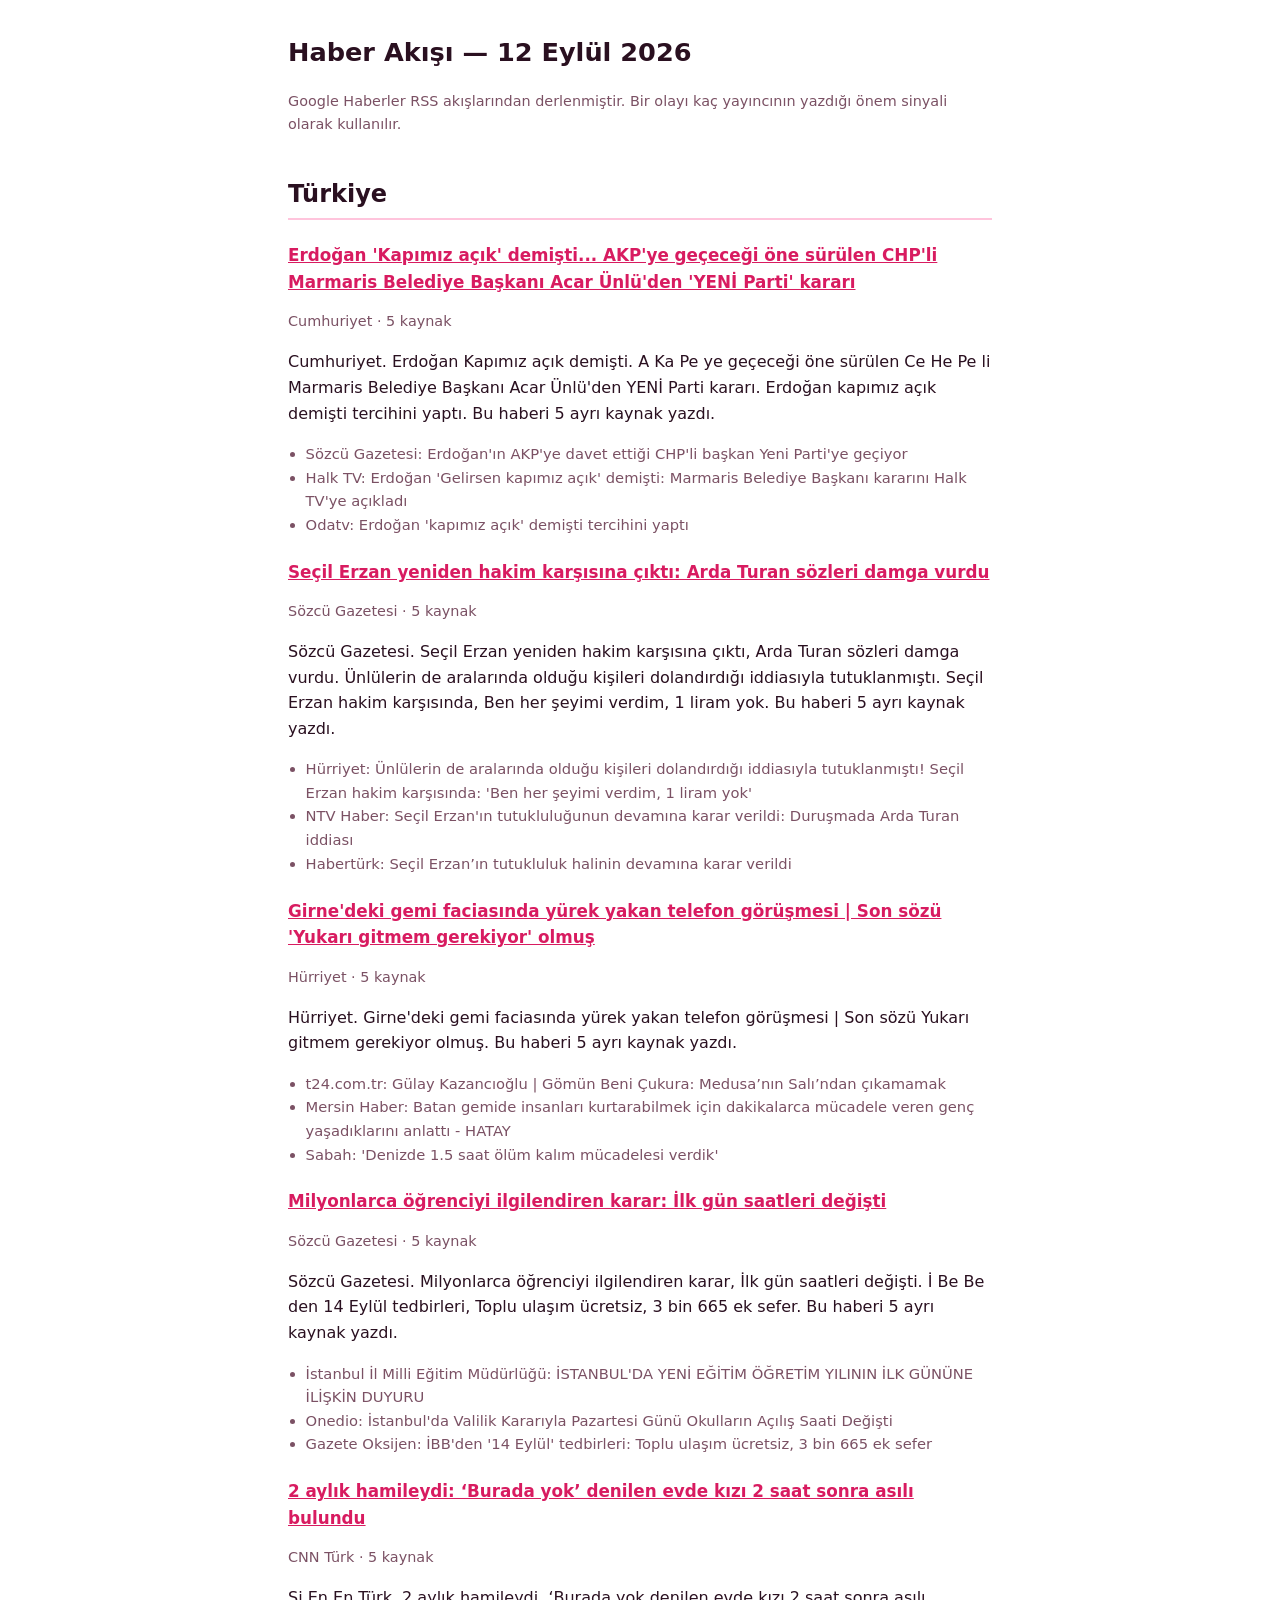
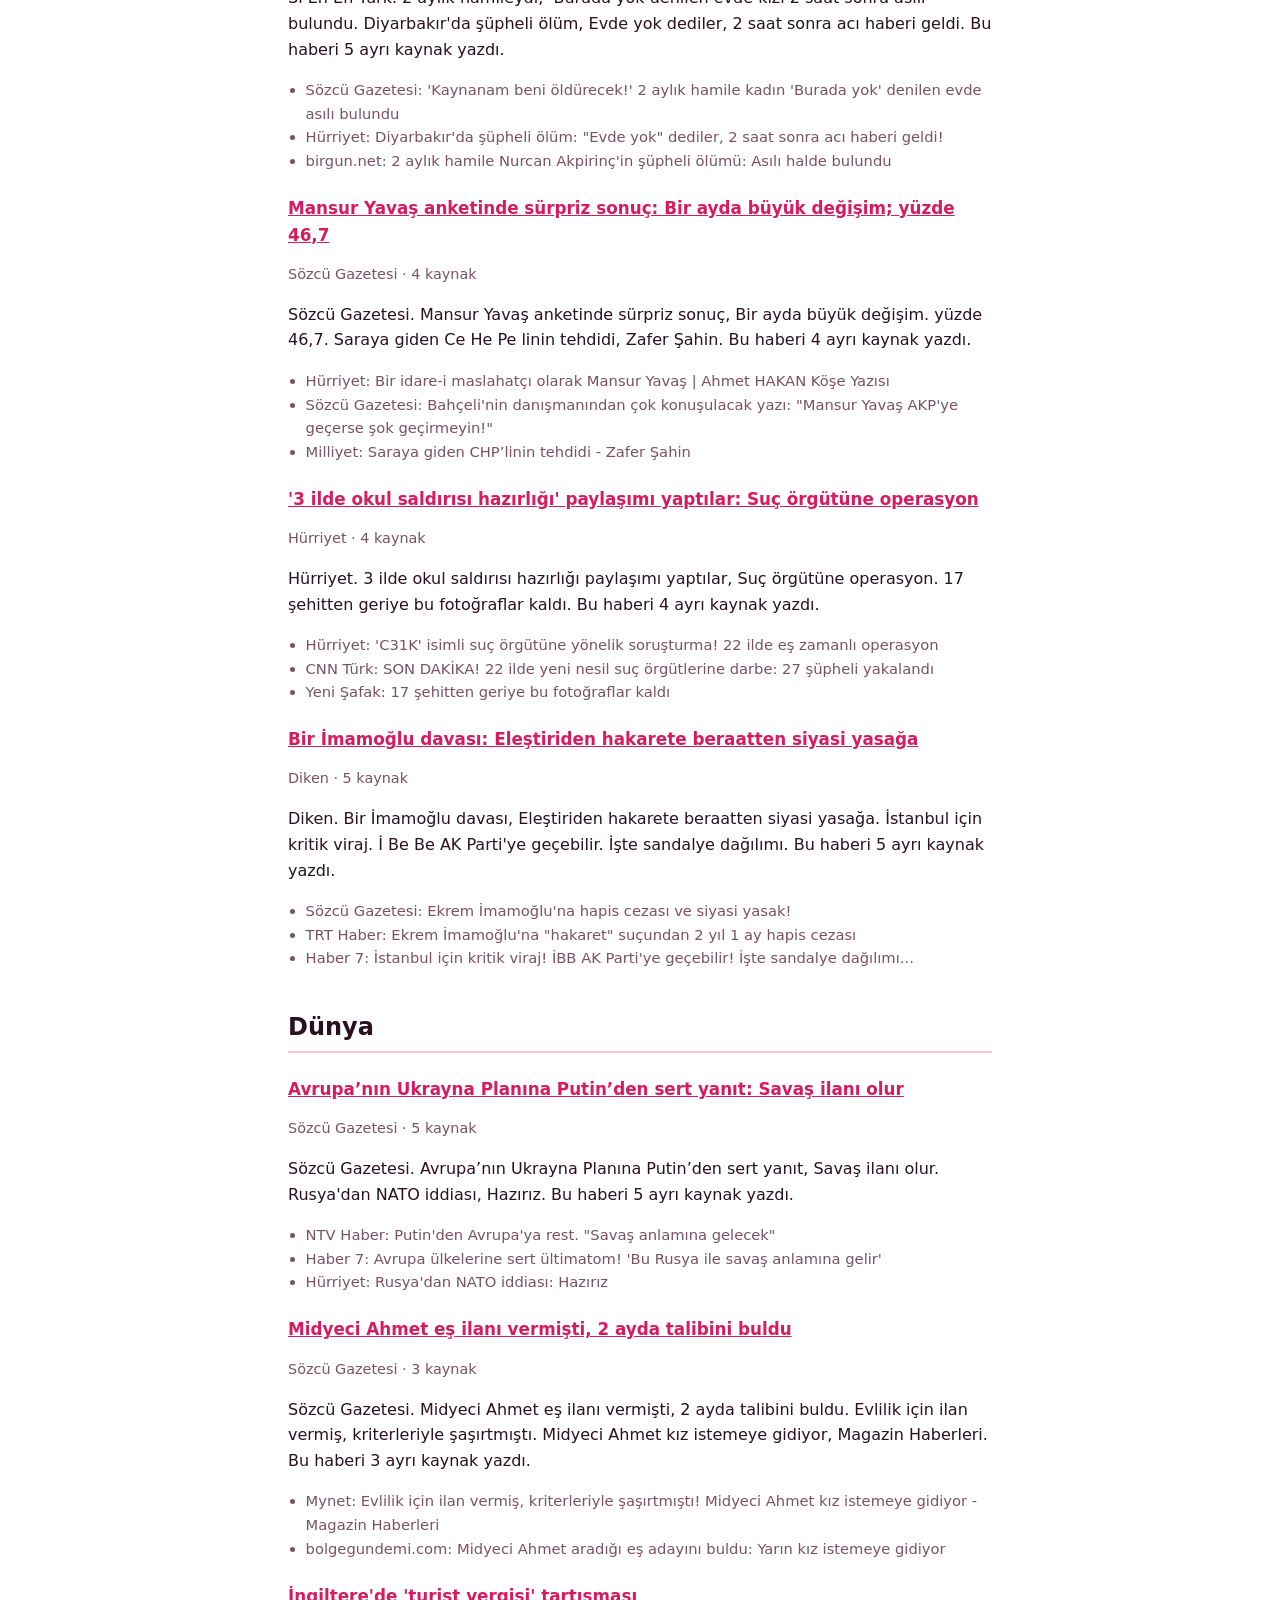
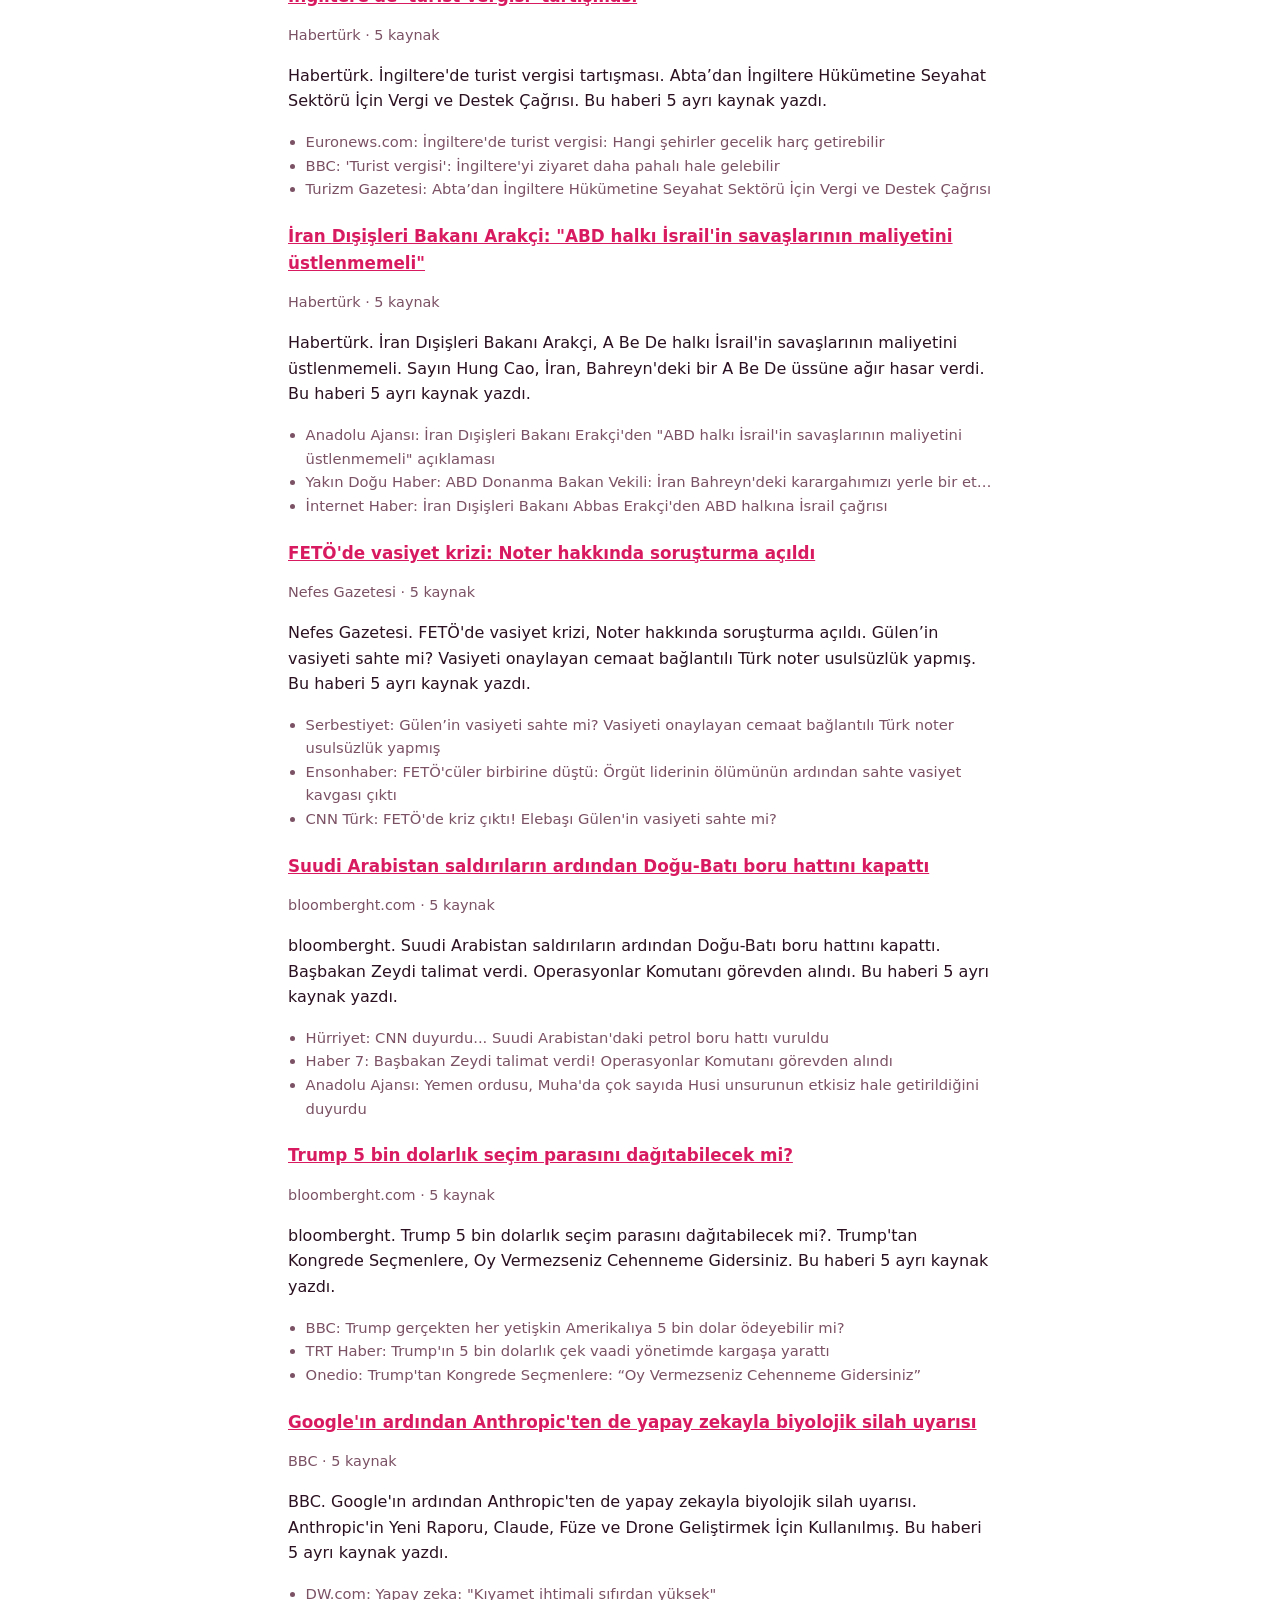
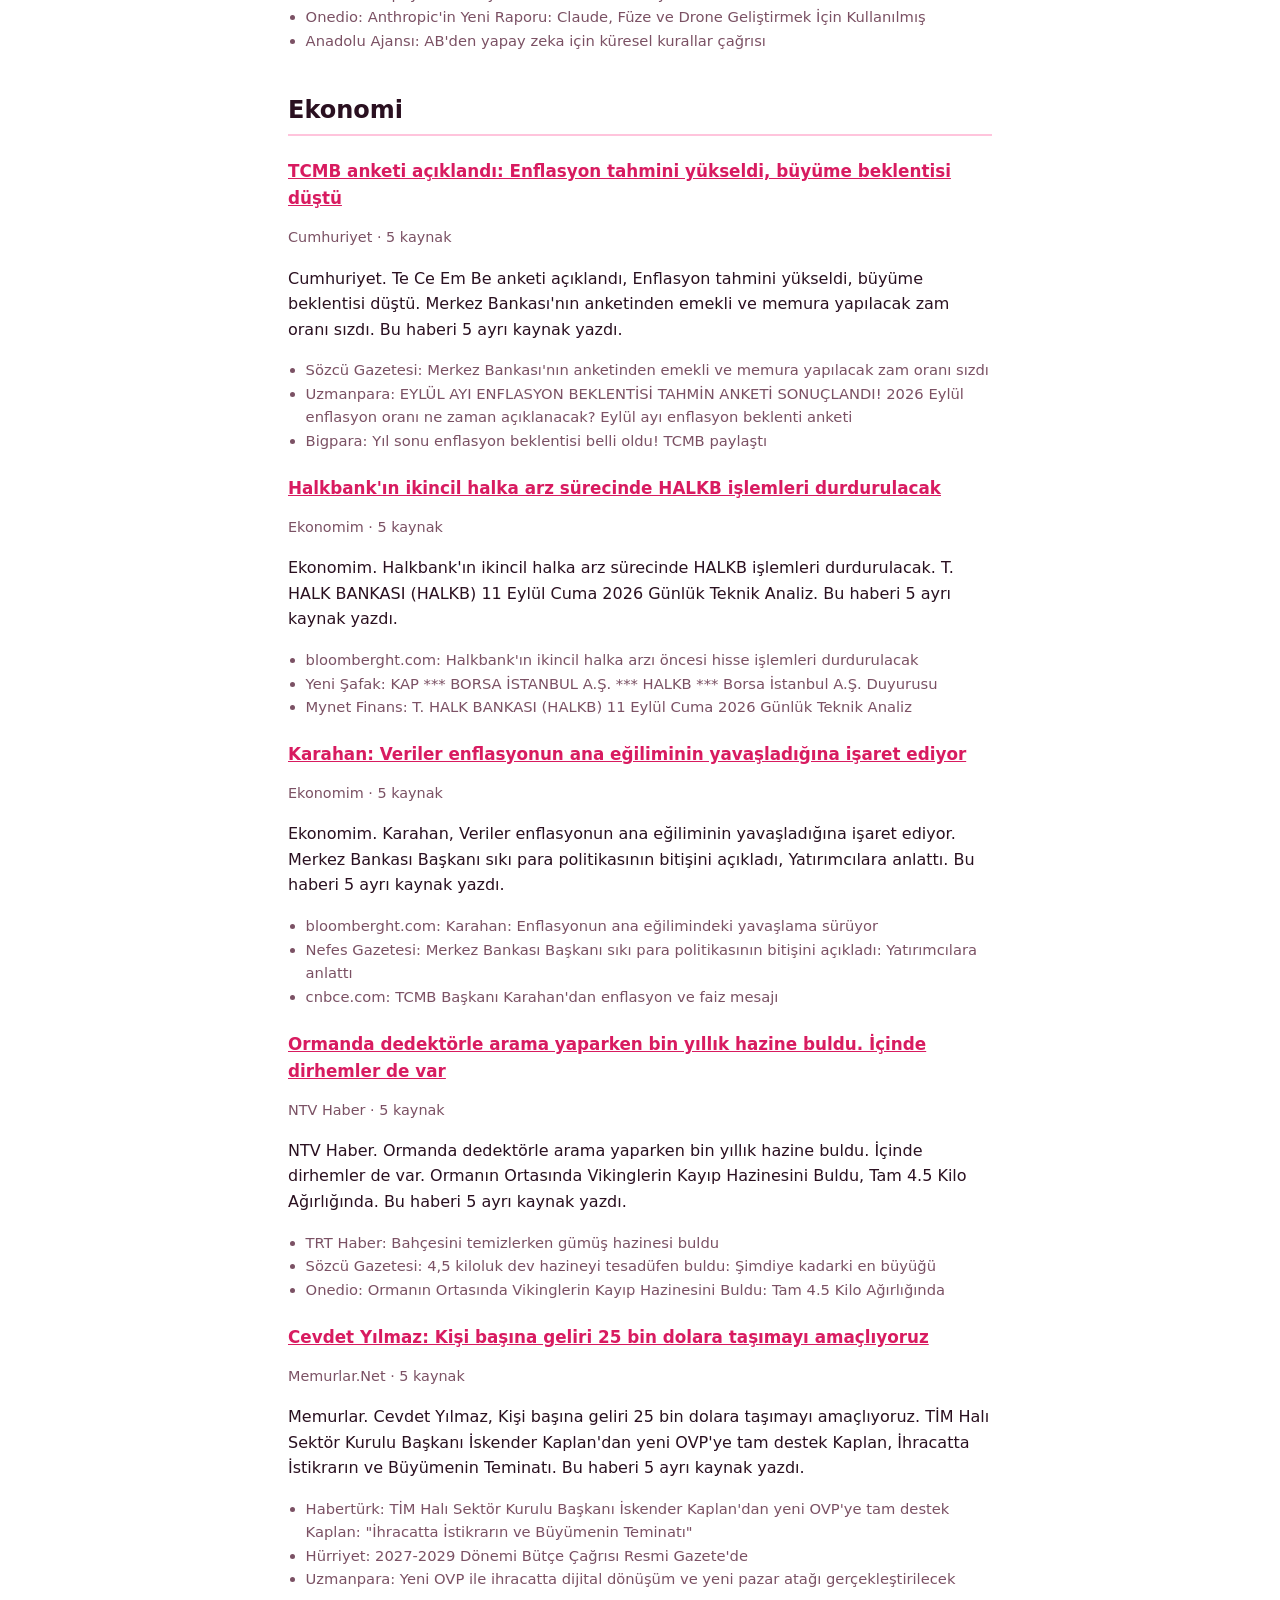
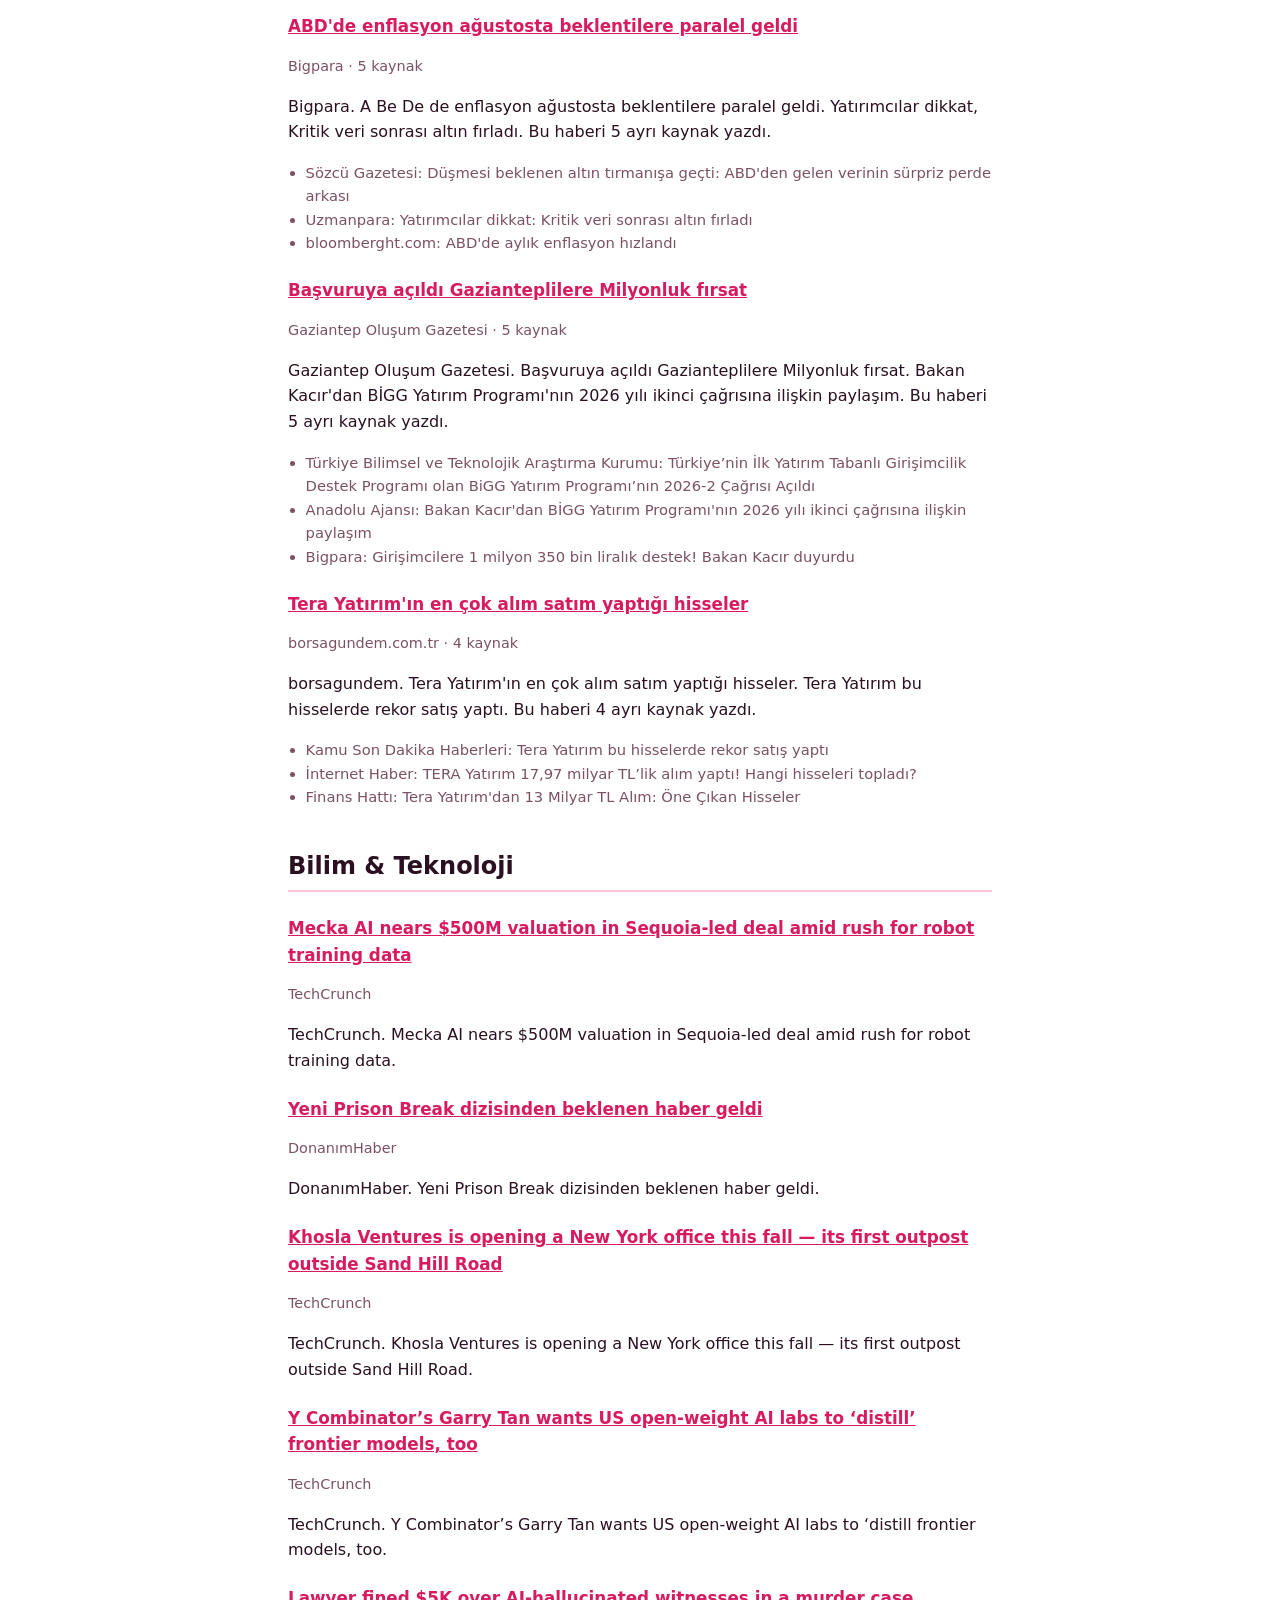
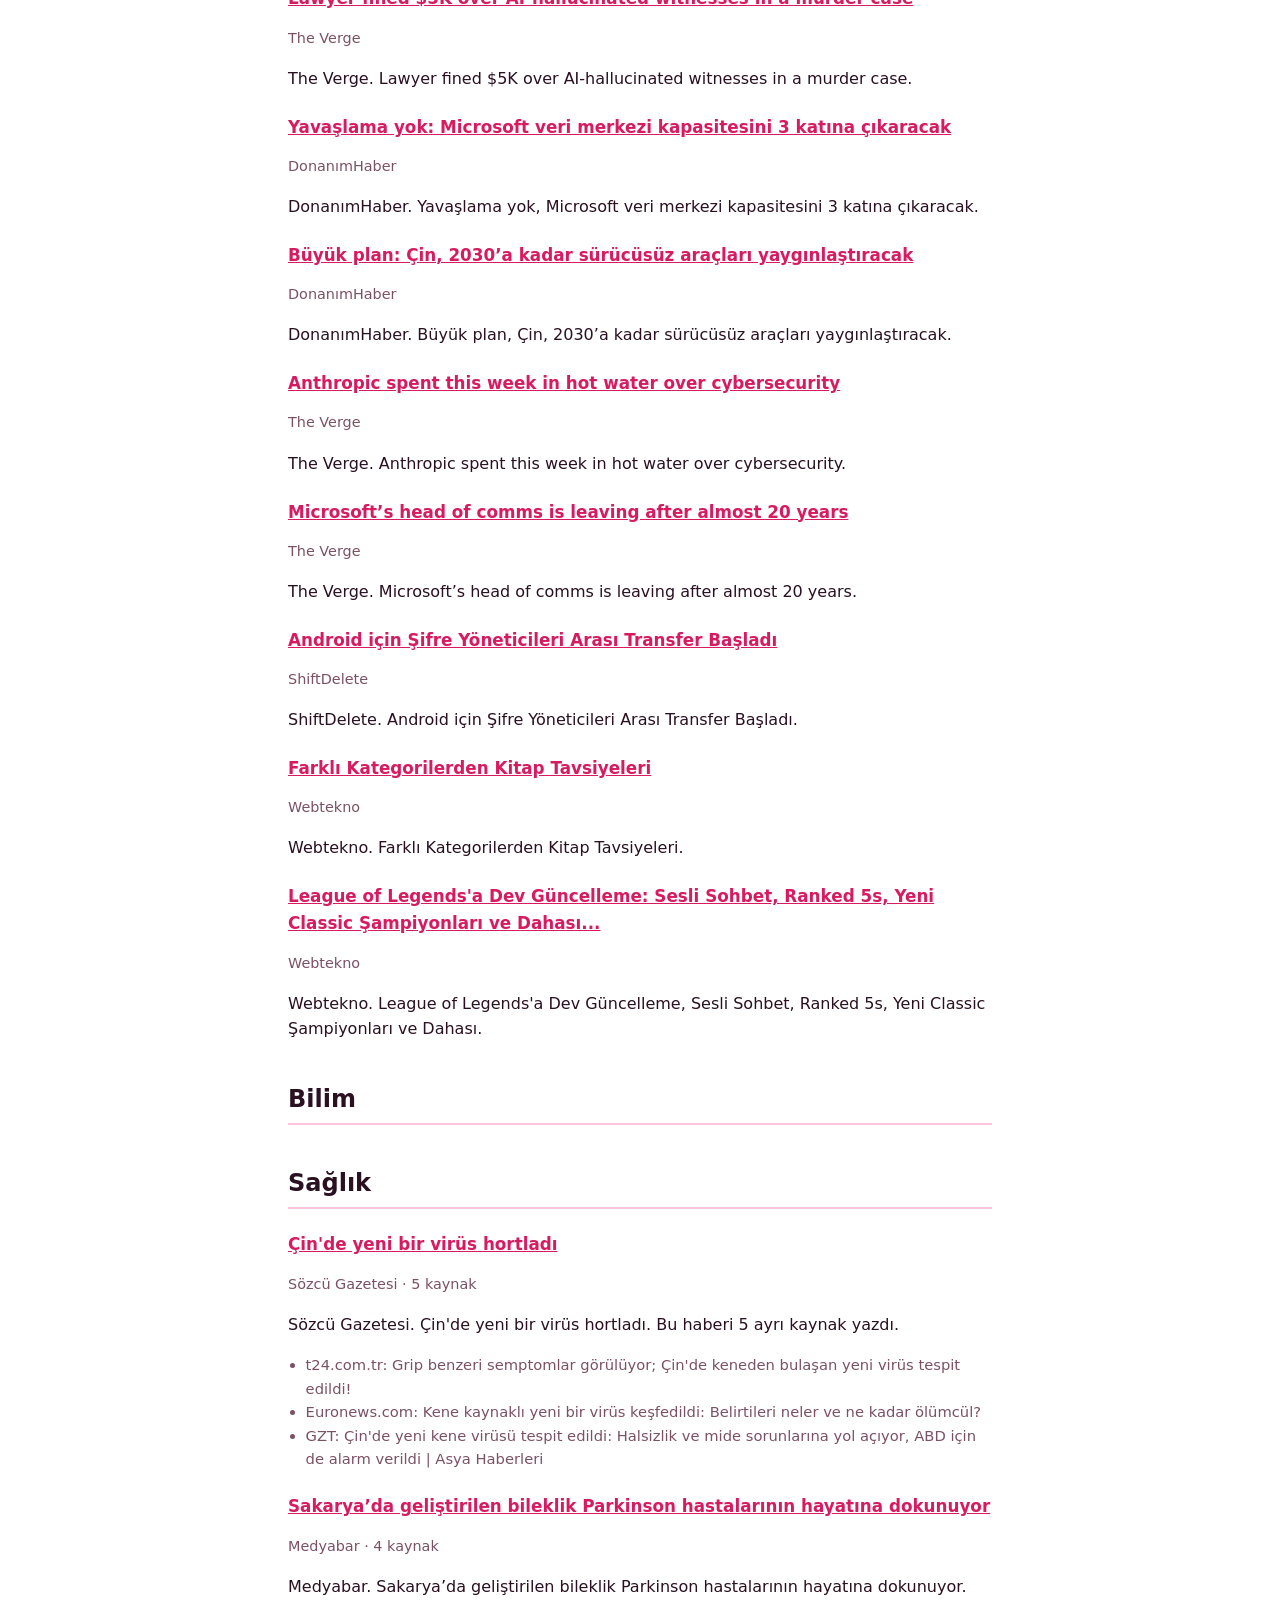
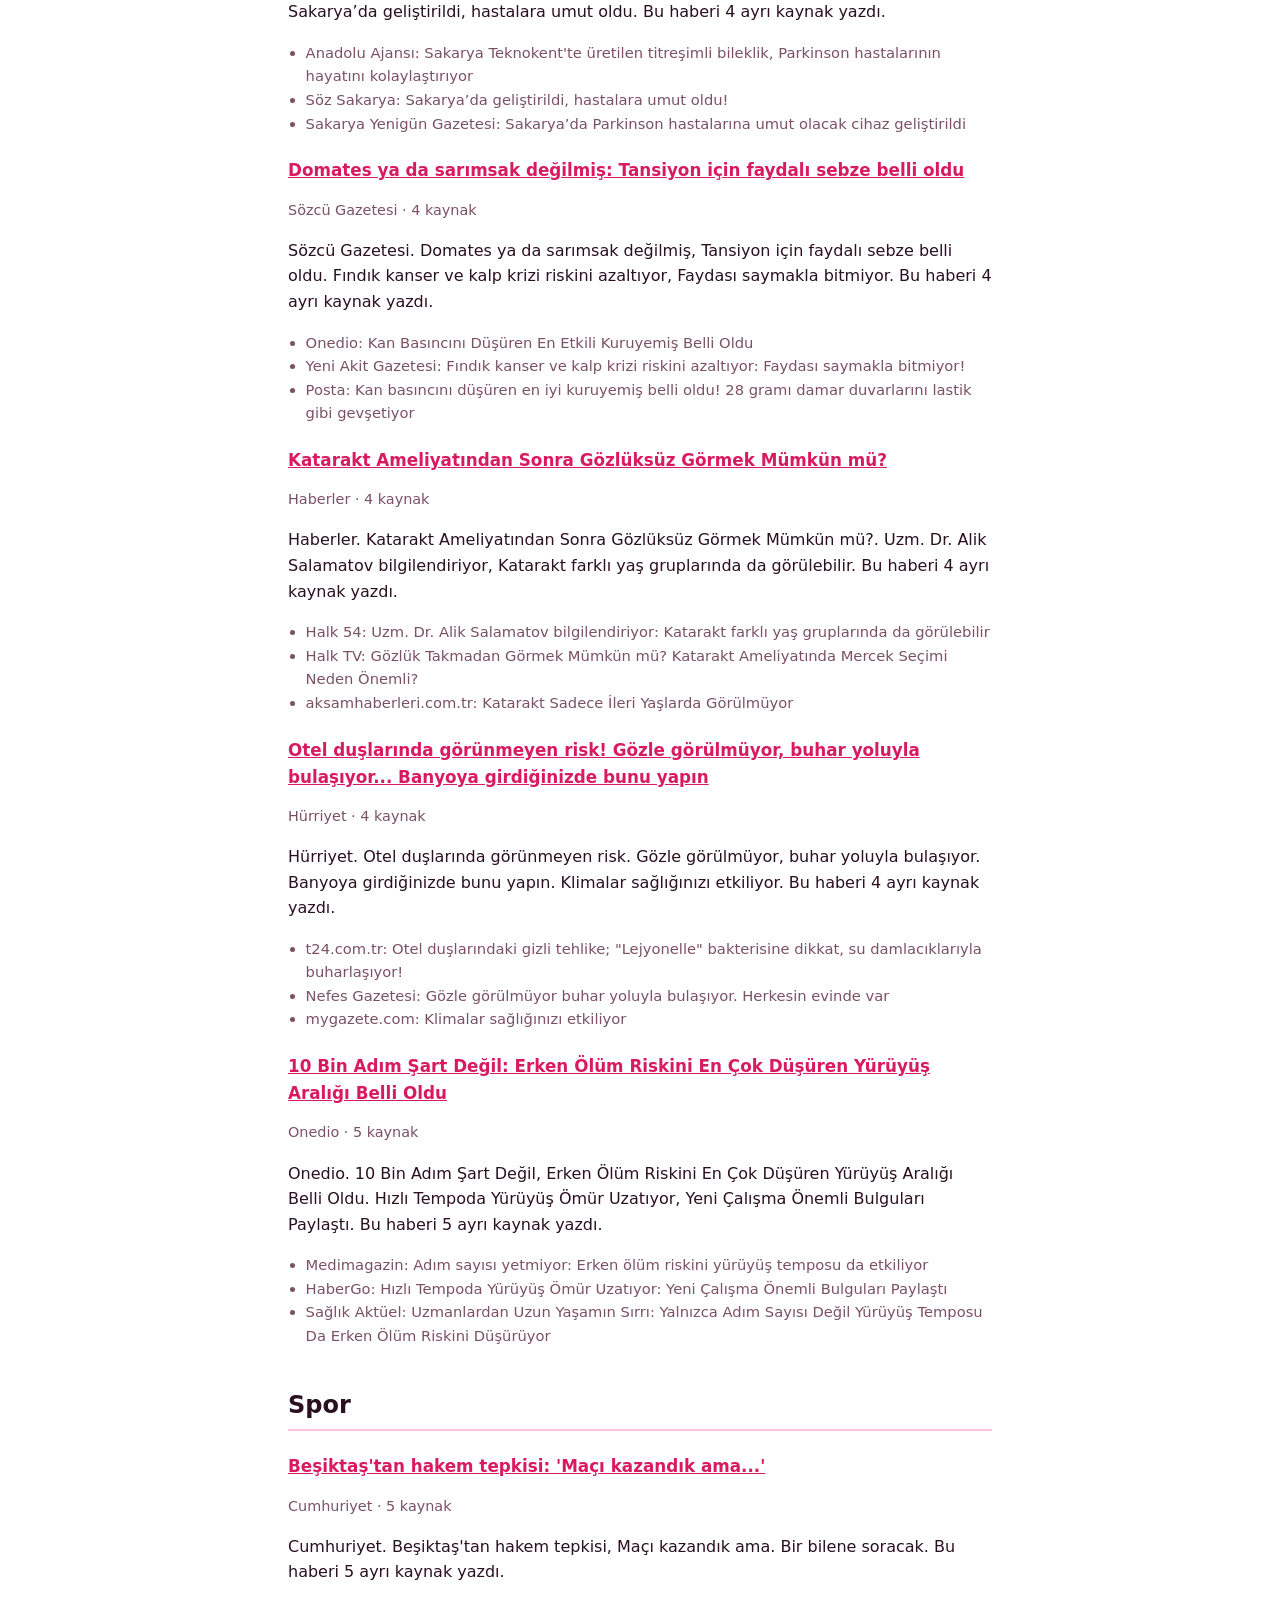
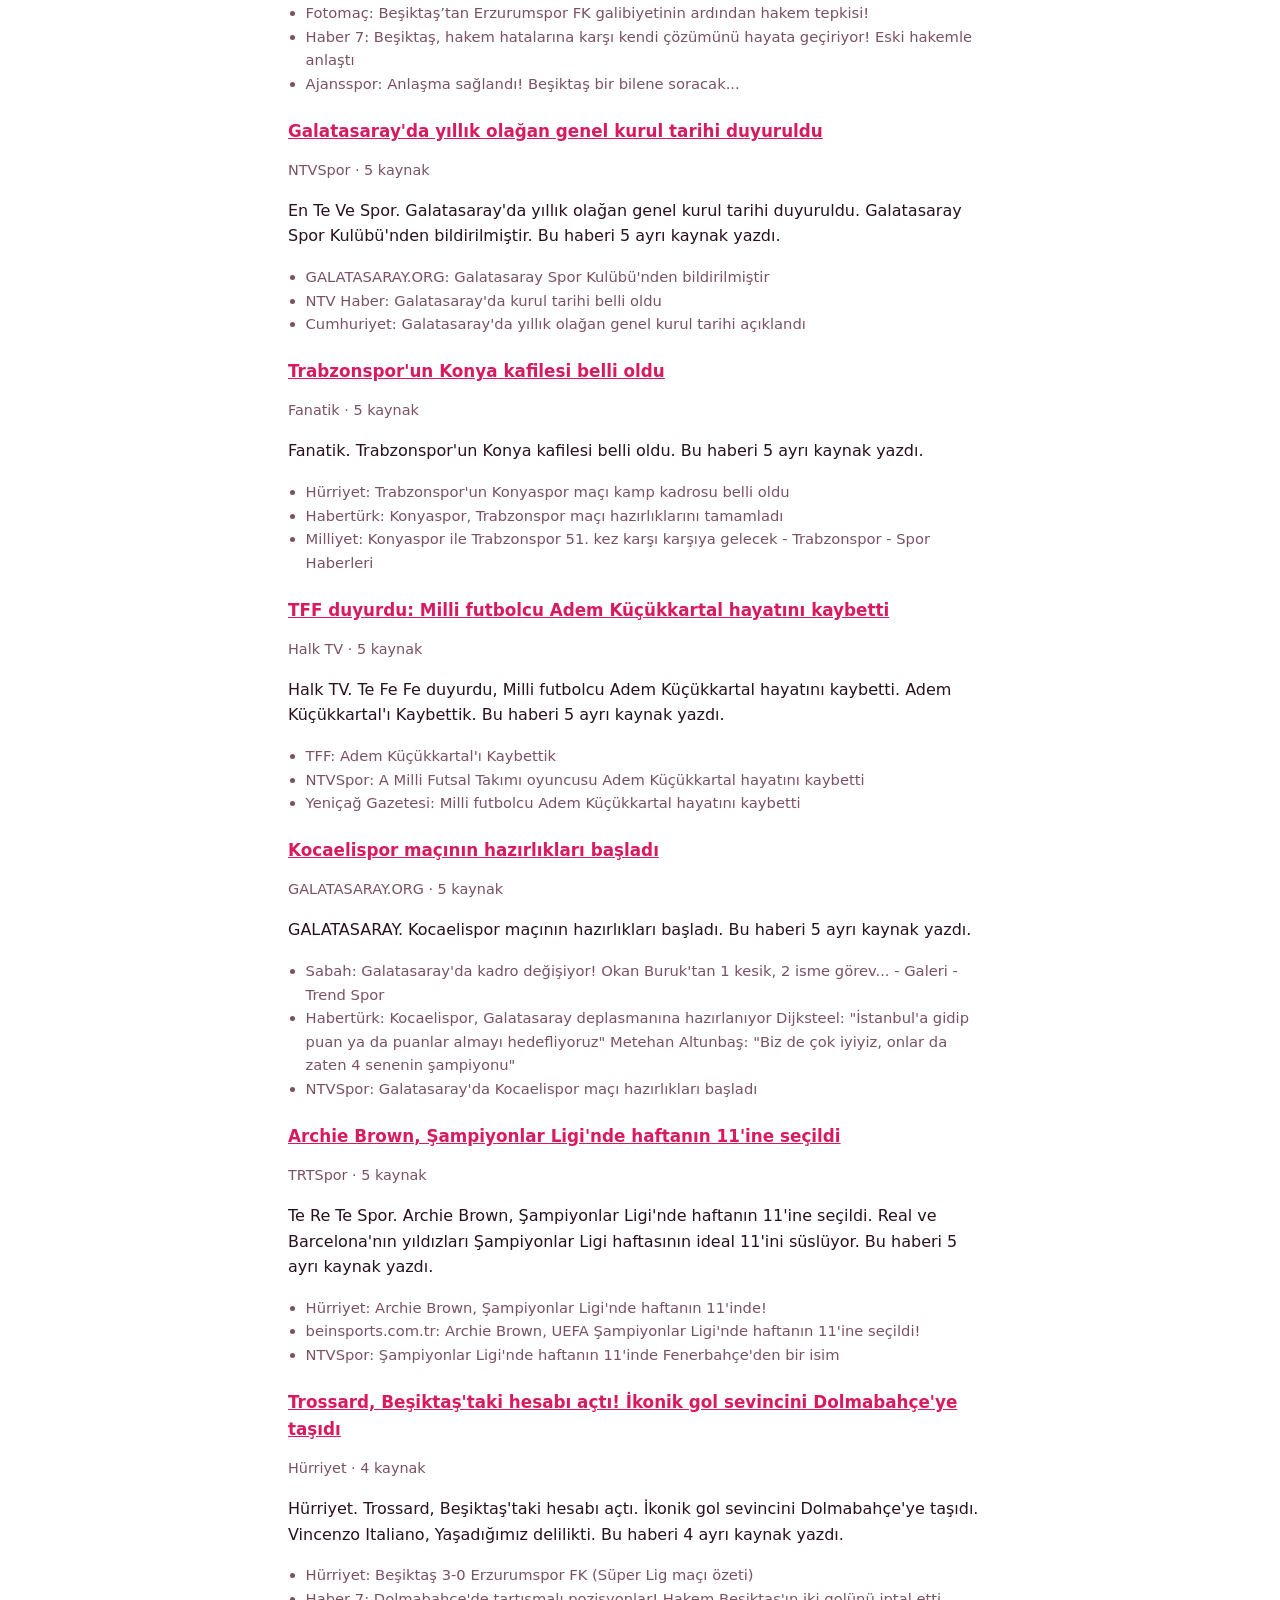
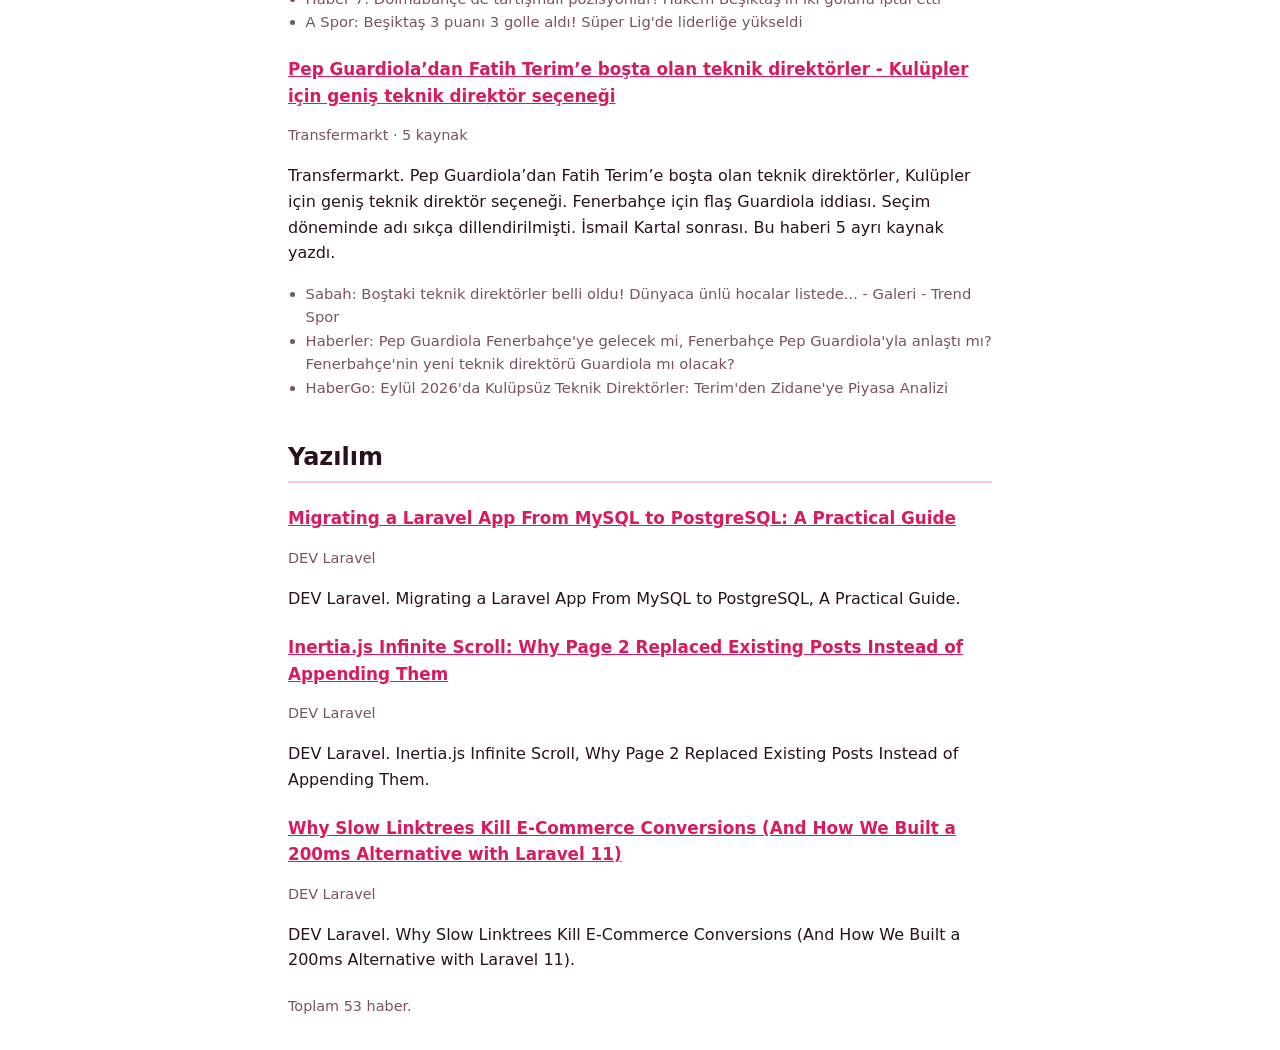
<file: site/bulten-tr.html>
<!DOCTYPE html>
<html lang="tr"><head><meta charset="utf-8">
<meta name="viewport" content="width=device-width,initial-scale=1">
<title>Haber Akışı — 12 Eylül 2026</title>
<style>body{max-width:44rem;margin:2rem auto;padding:0 1.2rem;font:16px/1.6 system-ui,sans-serif;color:#2a1020}h1{font-size:1.6rem}h2{margin-top:2.4rem;border-bottom:2px solid #ffc4dc;padding-bottom:.3rem}article{margin:1.4rem 0}h3{margin:0 0 .3rem;font-size:1.05rem}.meta{color:#7b5164;font-size:.9rem}ul{margin:.4rem 0;padding-left:1.1rem;color:#7b5164;font-size:.92rem}a{color:#d81b60}</style></head><body>
<h1>Haber Akışı — 12 Eylül 2026</h1>
<p class='meta'>Google Haberler RSS akışlarından derlenmiştir. Bir olayı kaç yayıncının yazdığı önem sinyali olarak kullanılır.</p>
<h2>Türkiye</h2>
<article>
<h3><a href="https://www.cumhuriyet.com.tr/siyaset/erdogan-kapimiz-acik-demisti-akp-ye-gececegi-one-surulen-chp-li-marmaris-belediye-baskani-acar-unlu-den-yeni-parti-karari-2536825">Erdoğan 'Kapımız açık' demişti... AKP'ye geçeceği öne sürülen CHP'li Marmaris Belediye Başkanı Acar Ünlü'den 'YENİ Parti' kararı</a></h3>
<p class="meta">Cumhuriyet · 5 kaynak</p>
<p>Cumhuriyet. Erdoğan Kapımız açık demişti. A Ka Pe ye geçeceği öne sürülen Ce He Pe li Marmaris Belediye Başkanı Acar Ünlü'den YENİ Parti kararı. Erdoğan kapımız açık demişti tercihini yaptı. Bu haberi 5 ayrı kaynak yazdı.</p>
<ul>
<li>Sözcü Gazetesi: Erdoğan'ın AKP'ye davet ettiği CHP'li başkan Yeni Parti'ye geçiyor</li>
<li>Halk TV: Erdoğan 'Gelirsen kapımız açık' demişti: Marmaris Belediye Başkanı kararını Halk TV'ye açıkladı</li>
<li>Odatv: Erdoğan 'kapımız açık' demişti tercihini yaptı</li>
</ul>
</article>
<article>
<h3><a href="https://www.sozcu.com.tr/secil-erzan-yeniden-hakim-karsisinda-arda-turan-sozleri-damga-vurdu-p357444">Seçil Erzan yeniden hakim karşısına çıktı: Arda Turan sözleri damga vurdu</a></h3>
<p class="meta">Sözcü Gazetesi · 5 kaynak</p>
<p>Sözcü Gazetesi. Seçil Erzan yeniden hakim karşısına çıktı, Arda Turan sözleri damga vurdu. Ünlülerin de aralarında olduğu kişileri dolandırdığı iddiasıyla tutuklanmıştı. Seçil Erzan hakim karşısında, Ben her şeyimi verdim, 1 liram yok. Bu haberi 5 ayrı kaynak yazdı.</p>
<ul>
<li>Hürriyet: Ünlülerin de aralarında olduğu kişileri dolandırdığı iddiasıyla tutuklanmıştı! Seçil Erzan hakim karşısında: 'Ben her şeyimi verdim, 1 liram yok'</li>
<li>NTV Haber: Seçil Erzan'ın tutukluluğunun devamına karar verildi: Duruşmada Arda Turan iddiası</li>
<li>Habertürk: Seçil Erzan’ın tutukluluk halinin devamına karar verildi</li>
</ul>
</article>
<article>
<h3><a href="https://www.hurriyet.com.tr/gundem/girnedeki-gemi-faciasinda-yurek-yakan-telefon-gorusmesi-son-sozu-yukari-gitmem-gerekiyor-olmus-43303760">Girne'deki gemi faciasında yürek yakan telefon görüşmesi | Son sözü 'Yukarı gitmem gerekiyor' olmuş</a></h3>
<p class="meta">Hürriyet · 5 kaynak</p>
<p>Hürriyet. Girne'deki gemi faciasında yürek yakan telefon görüşmesi | Son sözü Yukarı gitmem gerekiyor olmuş. Bu haberi 5 ayrı kaynak yazdı.</p>
<ul>
<li>t24.com.tr: Gülay Kazancıoğlu | Gömün Beni Çukura: Medusa’nın Salı’ndan çıkamamak</li>
<li>Mersin Haber: Batan gemide insanları kurtarabilmek için dakikalarca mücadele veren genç yaşadıklarını anlattı - HATAY</li>
<li>Sabah: 'Denizde 1.5 saat ölüm kalım mücadelesi verdik'</li>
</ul>
</article>
<article>
<h3><a href="https://www.sozcu.com.tr/milyonlarca-ogrenciyi-ilgilendiren-karar-ilk-gun-saatleri-degisti-p357425">Milyonlarca öğrenciyi ilgilendiren karar: İlk gün saatleri değişti</a></h3>
<p class="meta">Sözcü Gazetesi · 5 kaynak</p>
<p>Sözcü Gazetesi. Milyonlarca öğrenciyi ilgilendiren karar, İlk gün saatleri değişti. İ Be Be den 14 Eylül tedbirleri, Toplu ulaşım ücretsiz, 3 bin 665 ek sefer. Bu haberi 5 ayrı kaynak yazdı.</p>
<ul>
<li>İstanbul İl Milli Eğitim Müdürlüğü: İSTANBUL'DA YENİ EĞİTİM ÖĞRETİM YILININ İLK GÜNÜNE İLİŞKİN DUYURU</li>
<li>Onedio: İstanbul'da Valilik Kararıyla Pazartesi Günü Okulların Açılış Saati Değişti</li>
<li>Gazete Oksijen: İBB'den '14 Eylül' tedbirleri: Toplu ulaşım ücretsiz, 3 bin 665 ek sefer</li>
</ul>
</article>
<article>
<h3><a href="https://news.google.com/rss/articles/[base64]?oc=5">2 aylık hamileydi: ‘Burada yok’ denilen evde kızı 2 saat sonra asılı bulundu</a></h3>
<p class="meta">CNN Türk · 5 kaynak</p>
<p>Si En En Türk. 2 aylık hamileydi, ‘Burada yok denilen evde kızı 2 saat sonra asılı bulundu. Diyarbakır'da şüpheli ölüm, Evde yok dediler, 2 saat sonra acı haberi geldi. Bu haberi 5 ayrı kaynak yazdı.</p>
<ul>
<li>Sözcü Gazetesi: 'Kaynanam beni öldürecek!' 2 aylık hamile kadın 'Burada yok' denilen evde asılı bulundu</li>
<li>Hürriyet: Diyarbakır'da şüpheli ölüm: &quot;Evde yok&quot; dediler, 2 saat sonra acı haberi geldi!</li>
<li>birgun.net: 2 aylık hamile Nurcan Akpirinç'in şüpheli ölümü: Asılı halde bulundu</li>
</ul>
</article>
<article>
<h3><a href="https://www.sozcu.com.tr/mansur-yavas-ne-yaplai-anketi-agustos-eylul-2026-p357413">Mansur Yavaş anketinde sürpriz sonuç: Bir ayda büyük değişim; yüzde 46,7</a></h3>
<p class="meta">Sözcü Gazetesi · 4 kaynak</p>
<p>Sözcü Gazetesi. Mansur Yavaş anketinde sürpriz sonuç, Bir ayda büyük değişim. yüzde 46,7. Saraya giden Ce He Pe linin tehdidi, Zafer Şahin. Bu haberi 4 ayrı kaynak yazdı.</p>
<ul>
<li>Hürriyet: Bir idare-i maslahatçı olarak Mansur Yavaş | Ahmet HAKAN Köşe Yazısı</li>
<li>Sözcü Gazetesi: Bahçeli'nin danışmanından çok konuşulacak yazı: &quot;Mansur Yavaş AKP'ye geçerse şok geçirmeyin!&quot;</li>
<li>Milliyet: Saraya giden CHP’linin tehdidi - Zafer Şahin</li>
</ul>
</article>
<article>
<h3><a href="https://news.google.com/rss/articles/[base64]?oc=5">'3 ilde okul saldırısı hazırlığı' paylaşımı yaptılar: Suç örgütüne operasyon</a></h3>
<p class="meta">Hürriyet · 4 kaynak</p>
<p>Hürriyet. 3 ilde okul saldırısı hazırlığı paylaşımı yaptılar, Suç örgütüne operasyon. 17 şehitten geriye bu fotoğraflar kaldı. Bu haberi 4 ayrı kaynak yazdı.</p>
<ul>
<li>Hürriyet: 'C31K' isimli suç örgütüne yönelik soruşturma! 22 ilde eş zamanlı operasyon</li>
<li>CNN Türk: SON DAKİKA! 22 ilde yeni nesil suç örgütlerine darbe: 27 şüpheli yakalandı</li>
<li>Yeni Şafak: 17 şehitten geriye bu fotoğraflar kaldı</li>
</ul>
</article>
<article>
<h3><a href="https://www.diken.com.tr/bir-imamoglu-davasi-elestiriden-hakarete-beraatten-siyasi-yasaga/?utm_source=rss&amp;utm_medium=rss&amp;utm_campaign=bir-imamoglu-davasi-elestiriden-hakarete-beraatten-siyasi-yasaga">Bir İmamoğlu davası: Eleştiriden hakarete beraatten siyasi yasağa</a></h3>
<p class="meta">Diken · 5 kaynak</p>
<p>Diken. Bir İmamoğlu davası, Eleştiriden hakarete beraatten siyasi yasağa. İstanbul için kritik viraj. İ Be Be AK Parti'ye geçebilir. İşte sandalye dağılımı. Bu haberi 5 ayrı kaynak yazdı.</p>
<ul>
<li>Sözcü Gazetesi: Ekrem İmamoğlu'na hapis cezası ve siyasi yasak!</li>
<li>TRT Haber: Ekrem İmamoğlu'na &quot;hakaret&quot; suçundan 2 yıl 1 ay hapis cezası</li>
<li>Haber 7: İstanbul için kritik viraj! İBB AK Parti'ye geçebilir! İşte sandalye dağılımı...</li>
</ul>
</article>
<h2>Dünya</h2>
<article>
<h3><a href="https://www.sozcu.com.tr/avrupa-nin-ukrayna-planina-putin-den-sert-yanit-savas-ilani-olur-p357450">Avrupa’nın Ukrayna Planına Putin’den sert yanıt: Savaş ilanı olur</a></h3>
<p class="meta">Sözcü Gazetesi · 5 kaynak</p>
<p>Sözcü Gazetesi. Avrupa’nın Ukrayna Planına Putin’den sert yanıt, Savaş ilanı olur. Rusya'dan NATO iddiası, Hazırız. Bu haberi 5 ayrı kaynak yazdı.</p>
<ul>
<li>NTV Haber: Putin'den Avrupa'ya rest. &quot;Savaş anlamına gelecek&quot;</li>
<li>Haber 7: Avrupa ülkelerine sert ültimatom! 'Bu Rusya ile savaş anlamına gelir'</li>
<li>Hürriyet: Rusya'dan NATO iddiası: Hazırız</li>
</ul>
</article>
<article>
<h3><a href="https://news.google.com/rss/articles/CBMijwFBVV95cUxOYkk3Yk9hUndsQWNIRldPcjFCZWxqTVo4b09lalRtd2pJc09hMmtkSzBJUnpDMVd5TXZ2QW83Njl5UThkTXJDTFQ3ek9aQkp1NFgxNDllWTkyVGhGdjdzQ0NmT0NoUGJMcy1KWGttbjNRdVZ5ZUR3cVpfajMwaUdhbTU5TlVlMHotRVJvellBZw?oc=5">Midyeci Ahmet eş ilanı vermişti, 2 ayda talibini buldu</a></h3>
<p class="meta">Sözcü Gazetesi · 3 kaynak</p>
<p>Sözcü Gazetesi. Midyeci Ahmet eş ilanı vermişti, 2 ayda talibini buldu. Evlilik için ilan vermiş, kriterleriyle şaşırtmıştı. Midyeci Ahmet kız istemeye gidiyor, Magazin Haberleri. Bu haberi 3 ayrı kaynak yazdı.</p>
<ul>
<li>Mynet: Evlilik için ilan vermiş, kriterleriyle şaşırtmıştı! Midyeci Ahmet kız istemeye gidiyor - Magazin Haberleri</li>
<li>bolgegundemi.com: Midyeci Ahmet aradığı eş adayını buldu: Yarın kız istemeye gidiyor</li>
</ul>
</article>
<article>
<h3><a href="https://www.haberturk.com/ekonomi/ingiltere-turist-vergisi-ne-hazirlaniyor-3911740">İngiltere'de 'turist vergisi' tartışması</a></h3>
<p class="meta">Habertürk · 5 kaynak</p>
<p>Habertürk. İngiltere'de turist vergisi tartışması. Abta’dan İngiltere Hükümetine Seyahat Sektörü İçin Vergi ve Destek Çağrısı. Bu haberi 5 ayrı kaynak yazdı.</p>
<ul>
<li>Euronews.com: İngiltere'de turist vergisi: Hangi şehirler gecelik harç getirebilir</li>
<li>BBC: 'Turist vergisi': İngiltere'yi ziyaret daha pahalı hale gelebilir</li>
<li>Turizm Gazetesi: Abta’dan İngiltere Hükümetine Seyahat Sektörü İçin Vergi ve Destek Çağrısı</li>
</ul>
</article>
<article>
<h3><a href="https://www.haberturk.com/dunya/iran-disisleri-bakani-arakci-abd-halki-israil-in-savaslarinin-maliyetini-ustlenmemeli-3911730">İran Dışişleri Bakanı Arakçi: &quot;ABD halkı İsrail'in savaşlarının maliyetini üstlenmemeli&quot;</a></h3>
<p class="meta">Habertürk · 5 kaynak</p>
<p>Habertürk. İran Dışişleri Bakanı Arakçi, A Be De halkı İsrail'in savaşlarının maliyetini üstlenmemeli. Sayın Hung Cao, İran, Bahreyn'deki bir A Be De üssüne ağır hasar verdi. Bu haberi 5 ayrı kaynak yazdı.</p>
<ul>
<li>Anadolu Ajansı: İran Dışişleri Bakanı Erakçi'den &quot;ABD halkı İsrail'in savaşlarının maliyetini üstlenmemeli&quot; açıklaması</li>
<li>Yakın Doğu Haber: ABD Donanma Bakan Vekili: İran Bahreyn'deki karargahımızı yerle bir et…</li>
<li>İnternet Haber: İran Dışişleri Bakanı Abbas Erakçi'den ABD halkına İsrail çağrısı</li>
</ul>
</article>
<article>
<h3><a href="https://news.google.com/rss/articles/CBMijgFBVV95cUxQS3RPZXRHWWdSTUhTZ0Zhb01NOGE2TU5RZFVnRjVKblhTcW5HUmtPWFU1R09FT0NpUTZkMGlQVlFOaE1TakpUU1Jpc1VhUEVxU0ZoYkN0VWw5TUVoWkN6YUlZSm8yN2tjb21NN0w2akxvNnFIY1k0Um1hZXhRMXRTTlRIVVVabFpsNjllWEVR?oc=5">FETÖ'de vasiyet krizi: Noter hakkında soruşturma açıldı</a></h3>
<p class="meta">Nefes Gazetesi · 5 kaynak</p>
<p>Nefes Gazetesi. FETÖ'de vasiyet krizi, Noter hakkında soruşturma açıldı. Gülen’in vasiyeti sahte mi? Vasiyeti onaylayan cemaat bağlantılı Türk noter usulsüzlük yapmış. Bu haberi 5 ayrı kaynak yazdı.</p>
<ul>
<li>Serbestiyet: Gülen’in vasiyeti sahte mi? Vasiyeti onaylayan cemaat bağlantılı Türk noter usulsüzlük yapmış</li>
<li>Ensonhaber: FETÖ'cüler birbirine düştü: Örgüt liderinin ölümünün ardından sahte vasiyet kavgası çıktı</li>
<li>CNN Türk: FETÖ'de kriz çıktı! Elebaşı Gülen'in vasiyeti sahte mi?</li>
</ul>
</article>
<article>
<h3><a href="https://news.google.com/rss/articles/[base64]?oc=5">Suudi Arabistan saldırıların ardından Doğu-Batı boru hattını kapattı</a></h3>
<p class="meta">bloomberght.com · 5 kaynak</p>
<p>bloomberght. Suudi Arabistan saldırıların ardından Doğu-Batı boru hattını kapattı. Başbakan Zeydi talimat verdi. Operasyonlar Komutanı görevden alındı. Bu haberi 5 ayrı kaynak yazdı.</p>
<ul>
<li>Hürriyet: CNN duyurdu... Suudi Arabistan'daki petrol boru hattı vuruldu</li>
<li>Haber 7: Başbakan Zeydi talimat verdi! Operasyonlar Komutanı görevden alındı</li>
<li>Anadolu Ajansı: Yemen ordusu, Muha'da çok sayıda Husi unsurunun etkisiz hale getirildiğini duyurdu</li>
</ul>
</article>
<article>
<h3><a href="https://news.google.com/rss/articles/[base64]?oc=5">Trump 5 bin dolarlık seçim parasını dağıtabilecek mi?</a></h3>
<p class="meta">bloomberght.com · 5 kaynak</p>
<p>bloomberght. Trump 5 bin dolarlık seçim parasını dağıtabilecek mi?. Trump'tan Kongrede Seçmenlere, Oy Vermezseniz Cehenneme Gidersiniz. Bu haberi 5 ayrı kaynak yazdı.</p>
<ul>
<li>BBC: Trump gerçekten her yetişkin Amerikalıya 5 bin dolar ödeyebilir mi?</li>
<li>TRT Haber: Trump'ın 5 bin dolarlık çek vaadi yönetimde kargaşa yarattı</li>
<li>Onedio: Trump'tan Kongrede Seçmenlere: “Oy Vermezseniz Cehenneme Gidersiniz”</li>
</ul>
</article>
<article>
<h3><a href="https://news.google.com/rss/articles/[base64]?oc=5">Google'ın ardından Anthropic'ten de yapay zekayla biyolojik silah uyarısı</a></h3>
<p class="meta">BBC · 5 kaynak</p>
<p>BBC. Google'ın ardından Anthropic'ten de yapay zekayla biyolojik silah uyarısı. Anthropic'in Yeni Raporu, Claude, Füze ve Drone Geliştirmek İçin Kullanılmış. Bu haberi 5 ayrı kaynak yazdı.</p>
<ul>
<li>DW.com: Yapay zeka: &quot;Kıyamet ihtimali sıfırdan yüksek&quot;</li>
<li>Onedio: Anthropic'in Yeni Raporu: Claude, Füze ve Drone Geliştirmek İçin Kullanılmış</li>
<li>Anadolu Ajansı: AB'den yapay zeka için küresel kurallar çağrısı</li>
</ul>
</article>
<h2>Ekonomi</h2>
<article>
<h3><a href="https://www.cumhuriyet.com.tr/ekonomi/tcmb-anketi-aciklandi-enflasyon-tahmini-yukseldi-buyume-beklentisi-dustu-2536716">TCMB anketi açıklandı: Enflasyon tahmini yükseldi, büyüme beklentisi düştü</a></h3>
<p class="meta">Cumhuriyet · 5 kaynak</p>
<p>Cumhuriyet. Te Ce Em Be anketi açıklandı, Enflasyon tahmini yükseldi, büyüme beklentisi düştü. Merkez Bankası'nın anketinden emekli ve memura yapılacak zam oranı sızdı. Bu haberi 5 ayrı kaynak yazdı.</p>
<ul>
<li>Sözcü Gazetesi: Merkez Bankası'nın anketinden emekli ve memura yapılacak zam oranı sızdı</li>
<li>Uzmanpara: EYLÜL AYI ENFLASYON BEKLENTİSİ TAHMİN ANKETİ SONUÇLANDI! 2026 Eylül enflasyon oranı ne zaman açıklanacak? Eylül ayı enflasyon beklenti anketi</li>
<li>Bigpara: Yıl sonu enflasyon beklentisi belli oldu! TCMB paylaştı</li>
</ul>
</article>
<article>
<h3><a href="https://www.ekonomim.com/finans/haberler/borsa/halkbankin-ikincil-halka-arz-surecinde-halkb-islemleri-durdurulacak-tarih-henuz-belli-degil-haberi-917672">Halkbank'ın ikincil halka arz sürecinde HALKB işlemleri durdurulacak</a></h3>
<p class="meta">Ekonomim · 5 kaynak</p>
<p>Ekonomim. Halkbank'ın ikincil halka arz sürecinde HALKB işlemleri durdurulacak. T. HALK BANKASI (HALKB) 11 Eylül Cuma 2026 Günlük Teknik Analiz. Bu haberi 5 ayrı kaynak yazdı.</p>
<ul>
<li>bloomberght.com: Halkbank'ın ikincil halka arzı öncesi hisse işlemleri durdurulacak</li>
<li>Yeni Şafak: KAP *** BORSA İSTANBUL A.Ş. *** HALKB *** Borsa İstanbul A.Ş. Duyurusu</li>
<li>Mynet Finans: T. HALK BANKASI (HALKB) 11 Eylül Cuma 2026 Günlük Teknik Analiz</li>
</ul>
</article>
<article>
<h3><a href="https://www.ekonomim.com/ekonomi/tcmb-baskani-karahan-son-veriler-ve-gostergeler-enflasyonun-ana-egiliminin-yavasladigina-isaret-ediyor-haberi-917671">Karahan: Veriler enflasyonun ana eğiliminin yavaşladığına işaret ediyor</a></h3>
<p class="meta">Ekonomim · 5 kaynak</p>
<p>Ekonomim. Karahan, Veriler enflasyonun ana eğiliminin yavaşladığına işaret ediyor. Merkez Bankası Başkanı sıkı para politikasının bitişini açıkladı, Yatırımcılara anlattı. Bu haberi 5 ayrı kaynak yazdı.</p>
<ul>
<li>bloomberght.com: Karahan: Enflasyonun ana eğilimindeki yavaşlama sürüyor</li>
<li>Nefes Gazetesi: Merkez Bankası Başkanı sıkı para politikasının bitişini açıkladı: Yatırımcılara anlattı</li>
<li>cnbce.com: TCMB Başkanı Karahan'dan enflasyon ve faiz mesajı</li>
</ul>
</article>
<article>
<h3><a href="https://news.google.com/rss/articles/[base64]?oc=5">Ormanda dedektörle arama yaparken bin yıllık hazine buldu. İçinde dirhemler de var</a></h3>
<p class="meta">NTV Haber · 5 kaynak</p>
<p>NTV Haber. Ormanda dedektörle arama yaparken bin yıllık hazine buldu. İçinde dirhemler de var. Ormanın Ortasında Vikinglerin Kayıp Hazinesini Buldu, Tam 4.5 Kilo Ağırlığında. Bu haberi 5 ayrı kaynak yazdı.</p>
<ul>
<li>TRT Haber: Bahçesini temizlerken gümüş hazinesi buldu</li>
<li>Sözcü Gazetesi: 4,5 kiloluk dev hazineyi tesadüfen buldu: Şimdiye kadarki en büyüğü</li>
<li>Onedio: Ormanın Ortasında Vikinglerin Kayıp Hazinesini Buldu: Tam 4.5 Kilo Ağırlığında</li>
</ul>
</article>
<article>
<h3><a href="https://news.google.com/rss/articles/[base64]?oc=5">Cevdet Yılmaz: Kişi başına geliri 25 bin dolara taşımayı amaçlıyoruz</a></h3>
<p class="meta">Memurlar.Net · 5 kaynak</p>
<p>Memurlar. Cevdet Yılmaz, Kişi başına geliri 25 bin dolara taşımayı amaçlıyoruz. TİM Halı Sektör Kurulu Başkanı İskender Kaplan'dan yeni OVP'ye tam destek Kaplan, İhracatta İstikrarın ve Büyümenin Teminatı. Bu haberi 5 ayrı kaynak yazdı.</p>
<ul>
<li>Habertürk: TİM Halı Sektör Kurulu Başkanı İskender Kaplan'dan yeni OVP'ye tam destek Kaplan: &quot;İhracatta İstikrarın ve Büyümenin Teminatı&quot;</li>
<li>Hürriyet: 2027-2029 Dönemi Bütçe Çağrısı Resmi Gazete'de</li>
<li>Uzmanpara: Yeni OVP ile ihracatta dijital dönüşüm ve yeni pazar atağı gerçekleştirilecek</li>
</ul>
</article>
<article>
<h3><a href="https://news.google.com/rss/articles/[base64]?oc=5">ABD'de enflasyon ağustosta beklentilere paralel geldi</a></h3>
<p class="meta">Bigpara · 5 kaynak</p>
<p>Bigpara. A Be De de enflasyon ağustosta beklentilere paralel geldi. Yatırımcılar dikkat, Kritik veri sonrası altın fırladı. Bu haberi 5 ayrı kaynak yazdı.</p>
<ul>
<li>Sözcü Gazetesi: Düşmesi beklenen altın tırmanışa geçti: ABD'den gelen verinin sürpriz perde arkası</li>
<li>Uzmanpara: Yatırımcılar dikkat: Kritik veri sonrası altın fırladı</li>
<li>bloomberght.com: ABD'de aylık enflasyon hızlandı</li>
</ul>
</article>
<article>
<h3><a href="https://news.google.com/rss/articles/[base64]?oc=5">Başvuruya açıldı Gazianteplilere Milyonluk fırsat</a></h3>
<p class="meta">Gaziantep Oluşum Gazetesi · 5 kaynak</p>
<p>Gaziantep Oluşum Gazetesi. Başvuruya açıldı Gazianteplilere Milyonluk fırsat. Bakan Kacır'dan BİGG Yatırım Programı'nın 2026 yılı ikinci çağrısına ilişkin paylaşım. Bu haberi 5 ayrı kaynak yazdı.</p>
<ul>
<li>Türkiye Bilimsel ve Teknolojik Araştırma Kurumu: Türkiye’nin İlk Yatırım Tabanlı Girişimcilik Destek Programı olan BiGG Yatırım Programı’nın 2026-2 Çağrısı Açıldı</li>
<li>Anadolu Ajansı: Bakan Kacır'dan BİGG Yatırım Programı'nın 2026 yılı ikinci çağrısına ilişkin paylaşım</li>
<li>Bigpara: Girişimcilere 1 milyon 350 bin liralık destek! Bakan Kacır duyurdu</li>
</ul>
</article>
<article>
<h3><a href="https://news.google.com/rss/articles/CBMijAFBVV95cUxPZ0dwVmdveEJUWWMzY1ZBR0tSVkhmLUdJYi00MEdjTFBDRkQ2UHNZMDBYeTIzMFJFdlpmbHZtVEMxQ3dTTjlzVlFKVW40N0hUZDlTS19mM0JBWmF4ZmM4S1VGa1F5QUM3NF9tMF9tMXFpYVFrMEUxZDJxd0xJdFd6YTE5Y0gySU10UVdneA?oc=5">Tera Yatırım'ın en çok alım satım yaptığı hisseler</a></h3>
<p class="meta">borsagundem.com.tr · 4 kaynak</p>
<p>borsagundem. Tera Yatırım'ın en çok alım satım yaptığı hisseler. Tera Yatırım bu hisselerde rekor satış yaptı. Bu haberi 4 ayrı kaynak yazdı.</p>
<ul>
<li>Kamu Son Dakika Haberleri: Tera Yatırım bu hisselerde rekor satış yaptı</li>
<li>İnternet Haber: TERA Yatırım 17,97 milyar TL’lik alım yaptı! Hangi hisseleri topladı?</li>
<li>Finans Hattı: Tera Yatırım'dan 13 Milyar TL Alım: Öne Çıkan Hisseler</li>
</ul>
</article>
<h2>Bilim &amp; Teknoloji</h2>
<article>
<h3><a href="https://techcrunch.com/2026/09/11/mecka-ai-nears-500m-valuation-in-sequoia-led-deal-amid-rush-for-robot-training-data/">Mecka AI nears $500M valuation in Sequoia-led deal amid rush for robot training data</a></h3>
<p class="meta">TechCrunch</p>
<p>TechCrunch. Mecka AI nears $500M valuation in Sequoia-led deal amid rush for robot training data.</p>
</article>
<article>
<h3><a href="https://www.donanimhaber.com/yeni-prison-break-ten-beklenen-haber-geldi--210382">Yeni Prison Break dizisinden beklenen haber geldi</a></h3>
<p class="meta">DonanımHaber</p>
<p>DonanımHaber. Yeni Prison Break dizisinden beklenen haber geldi.</p>
</article>
<article>
<h3><a href="https://techcrunch.com/2026/09/11/khosla-ventures-is-opening-a-new-york-office-this-fall-its-first-outpost-outside-sand-hill-road/">Khosla Ventures is opening a New York office this fall — its first outpost outside Sand Hill Road</a></h3>
<p class="meta">TechCrunch</p>
<p>TechCrunch. Khosla Ventures is opening a New York office this fall — its first outpost outside Sand Hill Road.</p>
</article>
<article>
<h3><a href="https://techcrunch.com/2026/09/11/y-combinators-garry-tan-wants-u-s-open-weight-ai-labs-to-distill-frontier-models-too/">Y Combinator’s Garry Tan wants US open-weight AI labs to ‘distill’ frontier models, too</a></h3>
<p class="meta">TechCrunch</p>
<p>TechCrunch. Y Combinator’s Garry Tan wants US open-weight AI labs to ‘distill frontier models, too.</p>
</article>
<article>
<h3><a href="https://www.theverge.com/ai-artificial-intelligence/994207/chatgpt-new-mexico-lawyer-fined-murder-appeal">Lawyer fined $5K over AI-hallucinated witnesses in a murder case</a></h3>
<p class="meta">The Verge</p>
<p>The Verge. Lawyer fined $5K over AI-hallucinated witnesses in a murder case.</p>
</article>
<article>
<h3><a href="https://www.donanimhaber.com/microsoft-veri-merkezi-kapasitesini-3-katina-cikaracak--210377">Yavaşlama yok: Microsoft veri merkezi kapasitesini 3 katına çıkaracak</a></h3>
<p class="meta">DonanımHaber</p>
<p>DonanımHaber. Yavaşlama yok, Microsoft veri merkezi kapasitesini 3 katına çıkaracak.</p>
</article>
<article>
<h3><a href="https://www.donanimhaber.com/cin-2030-a-kadar-surucusuz-araclari-yayginlastiracak--210373">Büyük plan: Çin, 2030’a kadar sürücüsüz araçları yaygınlaştıracak</a></h3>
<p class="meta">DonanımHaber</p>
<p>DonanımHaber. Büyük plan, Çin, 2030’a kadar sürücüsüz araçları yaygınlaştıracak.</p>
</article>
<article>
<h3><a href="https://www.theverge.com/ai-artificial-intelligence/994064/anthropic-spent-this-week-in-hot-water-over-cybersecurity">Anthropic spent this week in hot water over cybersecurity</a></h3>
<p class="meta">The Verge</p>
<p>The Verge. Anthropic spent this week in hot water over cybersecurity.</p>
</article>
<article>
<h3><a href="https://www.theverge.com/news/993791/microsoft-frank-shaw-leaving-head-of-comms">Microsoft’s head of comms is leaving after almost 20 years</a></h3>
<p class="meta">The Verge</p>
<p>The Verge. Microsoft’s head of comms is leaving after almost 20 years.</p>
</article>
<article>
<h3><a href="https://shiftdelete.net/android-icin-sifre-yoneticileri-arasi-transfer-basladi">Android için Şifre Yöneticileri Arası Transfer Başladı</a></h3>
<p class="meta">ShiftDelete</p>
<p>ShiftDelete. Android için Şifre Yöneticileri Arası Transfer Başladı.</p>
</article>
<article>
<h3><a href="https://www.webtekno.com/bilim-kurgudan-gerilime-farkli-kategorilerden-kitap-tavsiyeleri-h224179.html">Farklı Kategorilerden Kitap Tavsiyeleri</a></h3>
<p class="meta">Webtekno</p>
<p>Webtekno. Farklı Kategorilerden Kitap Tavsiyeleri.</p>
</article>
<article>
<h3><a href="https://www.webtekno.com/league-of-legends-dev-guncelleme-geliyor-h224197.html">League of Legends'a Dev Güncelleme: Sesli Sohbet, Ranked 5s, Yeni Classic Şampiyonları ve Dahası...</a></h3>
<p class="meta">Webtekno</p>
<p>Webtekno. League of Legends'a Dev Güncelleme, Sesli Sohbet, Ranked 5s, Yeni Classic Şampiyonları ve Dahası.</p>
</article>
<h2>Bilim</h2>
<h2>Sağlık</h2>
<article>
<h3><a href="https://news.google.com/rss/articles/CBMicEFVX3lxTFB6Y1RDUTBwT0ZicjBVM09HM1dUS2VHZ3FQMFlKUW12dzk2STlselV6OUhyVl9zeC1hVUczN1JmUUR4WE1Ic0NlTDdzNTJ5Nm14NUNNYV9TMmh2V01leGg4ZnVFUHJnenpjT1RKY2p6Ul8?oc=5">Çin'de yeni bir virüs hortladı</a></h3>
<p class="meta">Sözcü Gazetesi · 5 kaynak</p>
<p>Sözcü Gazetesi. Çin'de yeni bir virüs hortladı. Bu haberi 5 ayrı kaynak yazdı.</p>
<ul>
<li>t24.com.tr: Grip benzeri semptomlar görülüyor; Çin'de keneden bulaşan yeni virüs tespit edildi!</li>
<li>Euronews.com: Kene kaynaklı yeni bir virüs keşfedildi: Belirtileri neler ve ne kadar ölümcül?</li>
<li>GZT: Çin'de yeni kene virüsü tespit edildi: Halsizlik ve mide sorunlarına yol açıyor, ABD için de alarm verildi | Asya Haberleri</li>
</ul>
</article>
<article>
<h3><a href="https://news.google.com/rss/articles/[base64]?oc=5">Sakarya’da geliştirilen bileklik Parkinson hastalarının hayatına dokunuyor</a></h3>
<p class="meta">Medyabar · 4 kaynak</p>
<p>Medyabar. Sakarya’da geliştirilen bileklik Parkinson hastalarının hayatına dokunuyor. Sakarya’da geliştirildi, hastalara umut oldu. Bu haberi 4 ayrı kaynak yazdı.</p>
<ul>
<li>Anadolu Ajansı: Sakarya Teknokent'te üretilen titreşimli bileklik, Parkinson hastalarının hayatını kolaylaştırıyor</li>
<li>Söz Sakarya: Sakarya’da geliştirildi, hastalara umut oldu!</li>
<li>Sakarya Yenigün Gazetesi: Sakarya’da Parkinson hastalarına umut olacak cihaz geliştirildi</li>
</ul>
</article>
<article>
<h3><a href="https://news.google.com/rss/articles/[base64]?oc=5">Domates ya da sarımsak değilmiş: Tansiyon için faydalı sebze belli oldu</a></h3>
<p class="meta">Sözcü Gazetesi · 4 kaynak</p>
<p>Sözcü Gazetesi. Domates ya da sarımsak değilmiş, Tansiyon için faydalı sebze belli oldu. Fındık kanser ve kalp krizi riskini azaltıyor, Faydası saymakla bitmiyor. Bu haberi 4 ayrı kaynak yazdı.</p>
<ul>
<li>Onedio: Kan Basıncını Düşüren En Etkili Kuruyemiş Belli Oldu</li>
<li>Yeni Akit Gazetesi: Fındık kanser ve kalp krizi riskini azaltıyor: Faydası saymakla bitmiyor!</li>
<li>Posta: Kan basıncını düşüren en iyi kuruyemiş belli oldu! 28 gramı damar duvarlarını lastik gibi gevşetiyor</li>
</ul>
</article>
<article>
<h3><a href="https://news.google.com/rss/articles/[base64]?oc=5">Katarakt Ameliyatından Sonra Gözlüksüz Görmek Mümkün mü?</a></h3>
<p class="meta">Haberler · 4 kaynak</p>
<p>Haberler. Katarakt Ameliyatından Sonra Gözlüksüz Görmek Mümkün mü?. Uzm. Dr. Alik Salamatov bilgilendiriyor, Katarakt farklı yaş gruplarında da görülebilir. Bu haberi 4 ayrı kaynak yazdı.</p>
<ul>
<li>Halk 54: Uzm. Dr. Alik Salamatov bilgilendiriyor: Katarakt farklı yaş gruplarında da görülebilir</li>
<li>Halk TV: Gözlük Takmadan Görmek Mümkün mü? Katarakt Ameliyatında Mercek Seçimi Neden Önemli?</li>
<li>aksamhaberleri.com.tr: Katarakt Sadece İleri Yaşlarda Görülmüyor</li>
</ul>
</article>
<article>
<h3><a href="https://news.google.com/rss/articles/[base64]?oc=5">Otel duşlarında görünmeyen risk! Gözle görülmüyor, buhar yoluyla bulaşıyor... Banyoya girdiğinizde bunu yapın</a></h3>
<p class="meta">Hürriyet · 4 kaynak</p>
<p>Hürriyet. Otel duşlarında görünmeyen risk. Gözle görülmüyor, buhar yoluyla bulaşıyor. Banyoya girdiğinizde bunu yapın. Klimalar sağlığınızı etkiliyor. Bu haberi 4 ayrı kaynak yazdı.</p>
<ul>
<li>t24.com.tr: Otel duşlarındaki gizli tehlike; &quot;Lejyonelle&quot; bakterisine dikkat, su damlacıklarıyla buharlaşıyor!</li>
<li>Nefes Gazetesi: Gözle görülmüyor buhar yoluyla bulaşıyor. Herkesin evinde var</li>
<li>mygazete.com: Klimalar sağlığınızı etkiliyor</li>
</ul>
</article>
<article>
<h3><a href="https://news.google.com/rss/articles/[base64]?oc=5">10 Bin Adım Şart Değil: Erken Ölüm Riskini En Çok Düşüren Yürüyüş Aralığı Belli Oldu</a></h3>
<p class="meta">Onedio · 5 kaynak</p>
<p>Onedio. 10 Bin Adım Şart Değil, Erken Ölüm Riskini En Çok Düşüren Yürüyüş Aralığı Belli Oldu. Hızlı Tempoda Yürüyüş Ömür Uzatıyor, Yeni Çalışma Önemli Bulguları Paylaştı. Bu haberi 5 ayrı kaynak yazdı.</p>
<ul>
<li>Medimagazin: Adım sayısı yetmiyor: Erken ölüm riskini yürüyüş temposu da etkiliyor</li>
<li>HaberGo: Hızlı Tempoda Yürüyüş Ömür Uzatıyor: Yeni Çalışma Önemli Bulguları Paylaştı</li>
<li>Sağlık Aktüel: Uzmanlardan Uzun Yaşamın Sırrı: Yalnızca Adım Sayısı Değil Yürüyüş Temposu Da Erken Ölüm Riskini Düşürüyor</li>
</ul>
</article>
<h2>Spor</h2>
<article>
<h3><a href="https://www.cumhuriyet.com.tr/spor/besiktas-tan-hakem-tepkisi-maci-kazandik-ama-2536833">Beşiktaş'tan hakem tepkisi: 'Maçı kazandık ama...'</a></h3>
<p class="meta">Cumhuriyet · 5 kaynak</p>
<p>Cumhuriyet. Beşiktaş'tan hakem tepkisi, Maçı kazandık ama. Bir bilene soracak. Bu haberi 5 ayrı kaynak yazdı.</p>
<ul>
<li>Fotomaç: Beşiktaş’tan Erzurumspor FK galibiyetinin ardından hakem tepkisi!</li>
<li>Haber 7: Beşiktaş, hakem hatalarına karşı kendi çözümünü hayata geçiriyor! Eski hakemle anlaştı</li>
<li>Ajansspor: Anlaşma sağlandı! Beşiktaş bir bilene soracak...</li>
</ul>
</article>
<article>
<h3><a href="https://news.google.com/rss/articles/[base64]?oc=5">Galatasaray'da yıllık olağan genel kurul tarihi duyuruldu</a></h3>
<p class="meta">NTVSpor · 5 kaynak</p>
<p>En Te Ve Spor. Galatasaray'da yıllık olağan genel kurul tarihi duyuruldu. Galatasaray Spor Kulübü'nden bildirilmiştir. Bu haberi 5 ayrı kaynak yazdı.</p>
<ul>
<li>GALATASARAY.ORG: Galatasaray Spor Kulübü'nden bildirilmiştir</li>
<li>NTV Haber: Galatasaray'da kurul tarihi belli oldu</li>
<li>Cumhuriyet: Galatasaray'da yıllık olağan genel kurul tarihi açıklandı</li>
</ul>
</article>
<article>
<h3><a href="https://news.google.com/rss/articles/CBMijwFBVV95cUxNXzc3QlRZb3cteXd5LWk4clhUb3pobFphekNLOW5YYWxKa21kVmprSzh4UXh1VTdadkNLQTA3WWxmQnJoSjI3emwtWHMxeWtuYkMya09uODR0ZktldUxNMG1aQ0FnanVEWmZyeWpTX2tISER2b3hJTVJHQ0VjNzZEdF9CSzJkNkdwWk15aXcwYw?oc=5">Trabzonspor'un Konya kafilesi belli oldu</a></h3>
<p class="meta">Fanatik · 5 kaynak</p>
<p>Fanatik. Trabzonspor'un Konya kafilesi belli oldu. Bu haberi 5 ayrı kaynak yazdı.</p>
<ul>
<li>Hürriyet: Trabzonspor'un Konyaspor maçı kamp kadrosu belli oldu</li>
<li>Habertürk: Konyaspor, Trabzonspor maçı hazırlıklarını tamamladı</li>
<li>Milliyet: Konyaspor ile Trabzonspor 51. kez karşı karşıya gelecek - Trabzonspor - Spor Haberleri</li>
</ul>
</article>
<article>
<h3><a href="https://news.google.com/rss/articles/[base64]?oc=5">TFF duyurdu: Milli futbolcu Adem Küçükkartal hayatını kaybetti</a></h3>
<p class="meta">Halk TV · 5 kaynak</p>
<p>Halk TV. Te Fe Fe duyurdu, Milli futbolcu Adem Küçükkartal hayatını kaybetti. Adem Küçükkartal'ı Kaybettik. Bu haberi 5 ayrı kaynak yazdı.</p>
<ul>
<li>TFF: Adem Küçükkartal'ı Kaybettik</li>
<li>NTVSpor: A Milli Futsal Takımı oyuncusu Adem Küçükkartal hayatını kaybetti</li>
<li>Yeniçağ Gazetesi: Milli futbolcu Adem Küçükkartal hayatını kaybetti</li>
</ul>
</article>
<article>
<h3><a href="https://news.google.com/rss/articles/CBMikAFBVV95cUxNWmZGM1FpelJjQ2hhSlZ5TGJQSWdFUjdhWGwzcW5aZDRxOEdpendleWl6dzJYTEdjS1p5WUlTdVB1ZmlHTnRQU19LcVh6WVE4UWUtWUVWSVNabkg5bm9ZLXZuNkc0S0ZINjNFR2lQclZ3T3otd1hkLUxfTE83MUtVNG5pNUpMaTdEVnNhQzllank?oc=5">Kocaelispor maçının hazırlıkları başladı</a></h3>
<p class="meta">GALATASARAY.ORG · 5 kaynak</p>
<p>GALATASARAY. Kocaelispor maçının hazırlıkları başladı. Bu haberi 5 ayrı kaynak yazdı.</p>
<ul>
<li>Sabah: Galatasaray'da kadro değişiyor! Okan Buruk'tan 1 kesik, 2 isme görev... - Galeri - Trend Spor</li>
<li>Habertürk: Kocaelispor, Galatasaray deplasmanına hazırlanıyor Dijksteel: &quot;İstanbul'a gidip puan ya da puanlar almayı hedefliyoruz&quot; Metehan Altunbaş: &quot;Biz de çok iyiyiz, onlar da zaten 4 senenin şampiyonu&quot;</li>
<li>NTVSpor: Galatasaray'da Kocaelispor maçı hazırlıkları başladı</li>
</ul>
</article>
<article>
<h3><a href="https://news.google.com/rss/articles/[base64]?oc=5">Archie Brown, Şampiyonlar Ligi'nde haftanın 11'ine seçildi</a></h3>
<p class="meta">TRTSpor · 5 kaynak</p>
<p>Te Re Te Spor. Archie Brown, Şampiyonlar Ligi'nde haftanın 11'ine seçildi. Real ve Barcelona'nın yıldızları Şampiyonlar Ligi haftasının ideal 11'ini süslüyor. Bu haberi 5 ayrı kaynak yazdı.</p>
<ul>
<li>Hürriyet: Archie Brown, Şampiyonlar Ligi'nde haftanın 11'inde!</li>
<li>beinsports.com.tr: Archie Brown, UEFA Şampiyonlar Ligi'nde haftanın 11'ine seçildi!</li>
<li>NTVSpor: Şampiyonlar Ligi'nde haftanın 11'inde Fenerbahçe'den bir isim</li>
</ul>
</article>
<article>
<h3><a href="https://www.hurriyet.com.tr/sporarena/trossard-besiktastaki-hesabi-acti-ikonik-gol-sevincini-dolmabahceye-tasidi-43304019">Trossard, Beşiktaş'taki hesabı açtı! İkonik gol sevincini Dolmabahçe'ye taşıdı</a></h3>
<p class="meta">Hürriyet · 4 kaynak</p>
<p>Hürriyet. Trossard, Beşiktaş'taki hesabı açtı. İkonik gol sevincini Dolmabahçe'ye taşıdı. Vincenzo Italiano, Yaşadığımız delilikti. Bu haberi 4 ayrı kaynak yazdı.</p>
<ul>
<li>Hürriyet: Beşiktaş 3-0 Erzurumspor FK (Süper Lig maçı özeti)</li>
<li>Haber 7: Dolmabahçe'de tartışmalı pozisyonlar! Hakem Beşiktaş'ın iki golünü iptal etti</li>
<li>A Spor: Beşiktaş 3 puanı 3 golle aldı! Süper Lig'de liderliğe yükseldi</li>
</ul>
</article>
<article>
<h3><a href="https://news.google.com/rss/articles/[base64]?oc=5">Pep Guardiola’dan Fatih Terim’e boşta olan teknik direktörler - Kulüpler için geniş teknik direktör seçeneği</a></h3>
<p class="meta">Transfermarkt · 5 kaynak</p>
<p>Transfermarkt. Pep Guardiola’dan Fatih Terim’e boşta olan teknik direktörler, Kulüpler için geniş teknik direktör seçeneği. Fenerbahçe için flaş Guardiola iddiası. Seçim döneminde adı sıkça dillendirilmişti. İsmail Kartal sonrası. Bu haberi 5 ayrı kaynak yazdı.</p>
<ul>
<li>Sabah: Boştaki teknik direktörler belli oldu! Dünyaca ünlü hocalar listede... - Galeri - Trend Spor</li>
<li>Haberler: Pep Guardiola Fenerbahçe'ye gelecek mi, Fenerbahçe Pep Guardiola'yla anlaştı mı? Fenerbahçe'nin yeni teknik direktörü Guardiola mı olacak?</li>
<li>HaberGo: Eylül 2026'da Kulüpsüz Teknik Direktörler: Terim'den Zidane'ye Piyasa Analizi</li>
</ul>
</article>
<h2>Yazılım</h2>
<article>
<h3><a href="https://dev.to/deploynix/migrating-a-laravel-app-from-mysql-to-postgresql-a-practical-guide-3pg8">Migrating a Laravel App From MySQL to PostgreSQL: A Practical Guide</a></h3>
<p class="meta">DEV Laravel</p>
<p>DEV Laravel. Migrating a Laravel App From MySQL to PostgreSQL, A Practical Guide.</p>
</article>
<article>
<h3><a href="https://dev.to/xmarynkam/inertiajs-infinite-scroll-why-page-2-replaced-existing-posts-instead-of-appending-them-1jad">Inertia.js Infinite Scroll: Why Page 2 Replaced Existing Posts Instead of Appending Them</a></h3>
<p class="meta">DEV Laravel</p>
<p>DEV Laravel. Inertia.js Infinite Scroll, Why Page 2 Replaced Existing Posts Instead of Appending Them.</p>
</article>
<article>
<h3><a href="https://dev.to/nurmantg/why-slow-linktrees-kill-e-commerce-conversions-and-how-we-built-a-200ms-alternative-with-laravel-588k">Why Slow Linktrees Kill E-Commerce Conversions (And How We Built a 200ms Alternative with Laravel 11)</a></h3>
<p class="meta">DEV Laravel</p>
<p>DEV Laravel. Why Slow Linktrees Kill E-Commerce Conversions (And How We Built a 200ms Alternative with Laravel 11).</p>
</article>
<p class='meta'>Toplam 53 haber.</p>
</body></html>
</file>
<file: site/styles.css>
*,:after,:before{--tw-border-spacing-x:0;--tw-border-spacing-y:0;--tw-translate-x:0;--tw-translate-y:0;--tw-rotate:0;--tw-skew-x:0;--tw-skew-y:0;--tw-scale-x:1;--tw-scale-y:1;--tw-pan-x: ;--tw-pan-y: ;--tw-pinch-zoom: ;--tw-scroll-snap-strictness:proximity;--tw-gradient-from-position: ;--tw-gradient-via-position: ;--tw-gradient-to-position: ;--tw-ordinal: ;--tw-slashed-zero: ;--tw-numeric-figure: ;--tw-numeric-spacing: ;--tw-numeric-fraction: ;--tw-ring-inset: ;--tw-ring-offset-width:0px;--tw-ring-offset-color:#fff;--tw-ring-color:rgba(59,130,246,.5);--tw-ring-offset-shadow:0 0 #0000;--tw-ring-shadow:0 0 #0000;--tw-shadow:0 0 #0000;--tw-shadow-colored:0 0 #0000;--tw-blur: ;--tw-brightness: ;--tw-contrast: ;--tw-grayscale: ;--tw-hue-rotate: ;--tw-invert: ;--tw-saturate: ;--tw-sepia: ;--tw-drop-shadow: ;--tw-backdrop-blur: ;--tw-backdrop-brightness: ;--tw-backdrop-contrast: ;--tw-backdrop-grayscale: ;--tw-backdrop-hue-rotate: ;--tw-backdrop-invert: ;--tw-backdrop-opacity: ;--tw-backdrop-saturate: ;--tw-backdrop-sepia: ;--tw-contain-size: ;--tw-contain-layout: ;--tw-contain-paint: ;--tw-contain-style: }::backdrop{--tw-border-spacing-x:0;--tw-border-spacing-y:0;--tw-translate-x:0;--tw-translate-y:0;--tw-rotate:0;--tw-skew-x:0;--tw-skew-y:0;--tw-scale-x:1;--tw-scale-y:1;--tw-pan-x: ;--tw-pan-y: ;--tw-pinch-zoom: ;--tw-scroll-snap-strictness:proximity;--tw-gradient-from-position: ;--tw-gradient-via-position: ;--tw-gradient-to-position: ;--tw-ordinal: ;--tw-slashed-zero: ;--tw-numeric-figure: ;--tw-numeric-spacing: ;--tw-numeric-fraction: ;--tw-ring-inset: ;--tw-ring-offset-width:0px;--tw-ring-offset-color:#fff;--tw-ring-color:rgba(59,130,246,.5);--tw-ring-offset-shadow:0 0 #0000;--tw-ring-shadow:0 0 #0000;--tw-shadow:0 0 #0000;--tw-shadow-colored:0 0 #0000;--tw-blur: ;--tw-brightness: ;--tw-contrast: ;--tw-grayscale: ;--tw-hue-rotate: ;--tw-invert: ;--tw-saturate: ;--tw-sepia: ;--tw-drop-shadow: ;--tw-backdrop-blur: ;--tw-backdrop-brightness: ;--tw-backdrop-contrast: ;--tw-backdrop-grayscale: ;--tw-backdrop-hue-rotate: ;--tw-backdrop-invert: ;--tw-backdrop-opacity: ;--tw-backdrop-saturate: ;--tw-backdrop-sepia: ;--tw-contain-size: ;--tw-contain-layout: ;--tw-contain-paint: ;--tw-contain-style: }/*! tailwindcss v3.4.17 | MIT License | https://tailwindcss.com*/*,:after,:before{box-sizing:border-box;border:0 solid #e5e7eb}:after,:before{--tw-content:""}:host,html{line-height:1.5;-webkit-text-size-adjust:100%;-moz-tab-size:4;-o-tab-size:4;tab-size:4;font-family:Inter,system-ui,-apple-system,Segoe UI,Roboto,sans-serif;font-feature-settings:normal;font-variation-settings:normal;-webkit-tap-highlight-color:transparent}body{margin:0;line-height:inherit}hr{height:0;color:inherit;border-top-width:1px}abbr:where([title]){-webkit-text-decoration:underline dotted;text-decoration:underline dotted}h1,h2,h3,h4,h5,h6{font-size:inherit;font-weight:inherit}a{color:inherit;text-decoration:inherit}b,strong{font-weight:bolder}code,kbd,pre,samp{font-family:ui-monospace,SFMono-Regular,Menlo,Monaco,Consolas,Liberation Mono,Courier New,monospace;font-feature-settings:normal;font-variation-settings:normal;font-size:1em}small{font-size:80%}sub,sup{font-size:75%;line-height:0;position:relative;vertical-align:baseline}sub{bottom:-.25em}sup{top:-.5em}table{text-indent:0;border-color:inherit;border-collapse:collapse}button,input,optgroup,select,textarea{font-family:inherit;font-feature-settings:inherit;font-variation-settings:inherit;font-size:100%;font-weight:inherit;line-height:inherit;letter-spacing:inherit;color:inherit;margin:0;padding:0}button,select{text-transform:none}button,input:where([type=button]),input:where([type=reset]),input:where([type=submit]){-webkit-appearance:button;background-color:transparent;background-image:none}:-moz-focusring{outline:auto}:-moz-ui-invalid{box-shadow:none}progress{vertical-align:baseline}::-webkit-inner-spin-button,::-webkit-outer-spin-button{height:auto}[type=search]{-webkit-appearance:textfield;outline-offset:-2px}::-webkit-search-decoration{-webkit-appearance:none}::-webkit-file-upload-button{-webkit-appearance:button;font:inherit}summary{display:list-item}blockquote,dd,dl,figure,h1,h2,h3,h4,h5,h6,hr,p,pre{margin:0}fieldset{margin:0}fieldset,legend{padding:0}menu,ol,ul{list-style:none;margin:0;padding:0}dialog{padding:0}textarea{resize:vertical}input::-moz-placeholder,textarea::-moz-placeholder{opacity:1;color:#9ca3af}input::placeholder,textarea::placeholder{opacity:1;color:#9ca3af}[role=button],button{cursor:pointer}:disabled{cursor:default}audio,canvas,embed,iframe,img,object,svg,video{display:block;vertical-align:middle}img,video{max-width:100%;height:auto}[hidden]:where(:not([hidden=until-found])){display:none}.pointer-events-none{pointer-events:none}.pointer-events-auto{pointer-events:auto}.visible{visibility:visible}.fixed{position:fixed}.absolute{position:absolute}.relative{position:relative}.sticky{position:sticky}.inset-0{inset:0}.inset-x-0{left:0;right:0}.bottom-0{bottom:0}.bottom-\[5\.6rem\]{bottom:5.6rem}.left-4{left:1rem}.right-5{right:1.25rem}.right-6{right:1.5rem}.top-0{top:0}.top-1\/2{top:50%}.top-3{top:.75rem}.top-4{top:1rem}.top-6{top:1.5rem}.z-40{z-index:40}.z-50{z-index:50}.-mx-5{margin-left:-1.25rem;margin-right:-1.25rem}.mx-auto{margin-left:auto;margin-right:auto}.-mt-3{margin-top:-.75rem}.-mt-8{margin-top:-2rem}.mb-2{margin-bottom:.5rem}.mb-3{margin-bottom:.75rem}.mb-4{margin-bottom:1rem}.mb-5{margin-bottom:1.25rem}.mt-0\.5{margin-top:.125rem}.mt-1{margin-top:.25rem}.mt-1\.5{margin-top:.375rem}.mt-2{margin-top:.5rem}.mt-3{margin-top:.75rem}.mt-4{margin-top:1rem}.mt-5{margin-top:1.25rem}.mt-6{margin-top:1.5rem}.mt-7{margin-top:1.75rem}.mt-\[7px\]{margin-top:7px}.line-clamp-2{overflow:hidden;display:-webkit-box;-webkit-box-orient:vertical;-webkit-line-clamp:2}.block{display:block}.inline-block{display:inline-block}.flex{display:flex}.inline-flex{display:inline-flex}.table{display:table}.grid{display:grid}.hidden{display:none}.h-1\.5{height:.375rem}.h-10{height:2.5rem}.h-11{height:2.75rem}.h-12{height:3rem}.h-14{height:3.5rem}.h-2\/3{height:66.666667%}.h-3{height:.75rem}.h-3\.5{height:.875rem}.h-3\/4{height:75%}.h-5{height:1.25rem}.h-6{height:1.5rem}.h-7{height:1.75rem}.h-9{height:2.25rem}.h-\[15\.5rem\]{height:15.5rem}.h-\[15px\]{height:15px}.h-\[18px\]{height:18px}.h-\[19rem\]{height:19rem}.h-\[22px\]{height:22px}.h-\[3\.15rem\]{height:3.15rem}.h-\[4\.6rem\]{height:4.6rem}.h-full{height:100%}.min-h-\[60vh\]{min-height:60vh}.min-h-screen{min-height:100vh}.w-1\.5{width:.375rem}.w-10{width:2.5rem}.w-11{width:2.75rem}.w-12{width:3rem}.w-14{width:3.5rem}.w-3{width:.75rem}.w-3\.5{width:.875rem}.w-5{width:1.25rem}.w-6{width:1.5rem}.w-7{width:1.75rem}.w-\[15px\]{width:15px}.w-\[18px\]{width:18px}.w-\[19\.5rem\]{width:19.5rem}.w-\[22px\]{width:22px}.w-\[3\.15rem\]{width:3.15rem}.w-\[4\.6rem\]{width:4.6rem}.w-full{width:100%}.min-w-0{min-width:0}.max-w-md{max-width:28rem}.flex-1{flex:1 1 0%}.shrink-0{flex-shrink:0}.-translate-y-1\/2{--tw-translate-y:-50%}.-translate-y-1\/2,.translate-x-\[1px\]{transform:translate(var(--tw-translate-x),var(--tw-translate-y)) rotate(var(--tw-rotate)) skewX(var(--tw-skew-x)) skewY(var(--tw-skew-y)) scaleX(var(--tw-scale-x)) scaleY(var(--tw-scale-y))}.translate-x-\[1px\]{--tw-translate-x:1px}.transform{transform:translate(var(--tw-translate-x),var(--tw-translate-y)) rotate(var(--tw-rotate)) skewX(var(--tw-skew-x)) skewY(var(--tw-skew-y)) scaleX(var(--tw-scale-x)) scaleY(var(--tw-scale-y))}.cursor-pointer{cursor:pointer}.snap-start{scroll-snap-align:start}.flex-col{flex-direction:column}.flex-wrap{flex-wrap:wrap}.place-items-center{place-items:center}.items-end{align-items:flex-end}.items-center{align-items:center}.items-baseline{align-items:baseline}.justify-center{justify-content:center}.justify-between{justify-content:space-between}.gap-1{gap:.25rem}.gap-1\.5{gap:.375rem}.gap-2{gap:.5rem}.gap-2\.5{gap:.625rem}.gap-3{gap:.75rem}.gap-4{gap:1rem}.gap-\[3px\]{gap:3px}.space-y-3>:not([hidden])~:not([hidden]){--tw-space-y-reverse:0;margin-top:calc(.75rem*(1 - var(--tw-space-y-reverse)));margin-bottom:calc(.75rem*var(--tw-space-y-reverse))}.divide-y>:not([hidden])~:not([hidden]){--tw-divide-y-reverse:0;border-top-width:calc(1px*(1 - var(--tw-divide-y-reverse)));border-bottom-width:calc(1px*var(--tw-divide-y-reverse))}.divide-black\/5>:not([hidden])~:not([hidden]){border-color:rgba(0,0,0,.05)}.overflow-hidden{overflow:hidden}.overflow-x-auto{overflow-x:auto}.truncate{overflow:hidden;text-overflow:ellipsis;white-space:nowrap}.rounded-2xl{border-radius:1rem}.rounded-full{border-radius:9999px}.rounded-xl{border-radius:.75rem}.rounded-xl2{border-radius:1.5rem}.rounded-t-xl3{border-top-left-radius:2rem;border-top-right-radius:2rem}.border-0{border-width:0}.bg-\[\#15788a\]{--tw-bg-opacity:1;background-color:rgb(21 120 138/var(--tw-bg-opacity,1))}.bg-\[\#17795e\]{--tw-bg-opacity:1;background-color:rgb(23 121 94/var(--tw-bg-opacity,1))}.bg-\[\#464170\]{--tw-bg-opacity:1;background-color:rgb(70 65 112/var(--tw-bg-opacity,1))}.bg-\[\#4a35a0\]{--tw-bg-opacity:1;background-color:rgb(74 53 160/var(--tw-bg-opacity,1))}.bg-\[\#7b5164\]{--tw-bg-opacity:1;background-color:rgb(123 81 100/var(--tw-bg-opacity,1))}.bg-\[\#8e24aa\]{--tw-bg-opacity:1;background-color:rgb(142 36 170/var(--tw-bg-opacity,1))}.bg-\[\#c2185b\]{--tw-bg-opacity:1;background-color:rgb(194 24 91/var(--tw-bg-opacity,1))}.bg-\[\#c25418\]{--tw-bg-opacity:1;background-color:rgb(194 84 24/var(--tw-bg-opacity,1))}.bg-\[\#d81b60\]{--tw-bg-opacity:1;background-color:rgb(216 27 96/var(--tw-bg-opacity,1))}.bg-\[\#e0464f\]{--tw-bg-opacity:1;background-color:rgb(224 70 79/var(--tw-bg-opacity,1))}.bg-\[\#fdeef4\]\/80{background-color:rgba(253,238,244,.8)}.bg-amber-100{--tw-bg-opacity:1;background-color:rgb(254 243 199/var(--tw-bg-opacity,1))}.bg-black\/25{background-color:rgba(0,0,0,.25)}.bg-black\/30{background-color:rgba(0,0,0,.3)}.bg-black\/5{background-color:rgba(0,0,0,.05)}.bg-black\/\[\.04\]{background-color:rgba(0,0,0,.04)}.bg-brand-100{--tw-bg-opacity:1;background-color:rgb(255 224 236/var(--tw-bg-opacity,1))}.bg-brand-50{--tw-bg-opacity:1;background-color:rgb(255 240 246/var(--tw-bg-opacity,1))}.bg-ink-faint\/40{background-color:rgba(177,137,160,.4)}.bg-white{--tw-bg-opacity:1;background-color:rgb(255 255 255/var(--tw-bg-opacity,1))}.bg-white\/10{background-color:hsla(0,0%,100%,.1)}.bg-white\/15{background-color:hsla(0,0%,100%,.15)}.bg-white\/20{background-color:hsla(0,0%,100%,.2)}.bg-white\/95{background-color:hsla(0,0%,100%,.95)}.bg-gradient-to-r{background-image:linear-gradient(to right,var(--tw-gradient-stops))}.bg-gradient-to-t{background-image:linear-gradient(to top,var(--tw-gradient-stops))}.from-\[\#3d0f24\]{--tw-gradient-from:#3d0f24 var(--tw-gradient-from-position);--tw-gradient-to:rgba(61,15,36,0) var(--tw-gradient-to-position);--tw-gradient-stops:var(--tw-gradient-from),var(--tw-gradient-to)}.from-black\/80{--tw-gradient-from:rgba(0,0,0,.8) var(--tw-gradient-from-position);--tw-gradient-to:transparent var(--tw-gradient-to-position);--tw-gradient-stops:var(--tw-gradient-from),var(--tw-gradient-to)}.from-black\/85{--tw-gradient-from:rgba(0,0,0,.85) var(--tw-gradient-from-position);--tw-gradient-to:transparent var(--tw-gradient-to-position);--tw-gradient-stops:var(--tw-gradient-from),var(--tw-gradient-to)}.via-black\/35{--tw-gradient-to:transparent var(--tw-gradient-to-position);--tw-gradient-stops:var(--tw-gradient-from),rgba(0,0,0,.35) var(--tw-gradient-via-position),var(--tw-gradient-to)}.via-black\/40{--tw-gradient-to:transparent var(--tw-gradient-to-position);--tw-gradient-stops:var(--tw-gradient-from),rgba(0,0,0,.4) var(--tw-gradient-via-position),var(--tw-gradient-to)}.to-\[\#6d1440\]{--tw-gradient-to:#6d1440 var(--tw-gradient-to-position)}.to-transparent{--tw-gradient-to:transparent var(--tw-gradient-to-position)}.object-cover{-o-object-fit:cover;object-fit:cover}.p-2{padding:.5rem}.p-4{padding:1rem}.p-5{padding:1.25rem}.px-1\.5{padding-left:.375rem;padding-right:.375rem}.px-2{padding-left:.5rem;padding-right:.5rem}.px-2\.5{padding-left:.625rem;padding-right:.625rem}.px-3{padding-left:.75rem;padding-right:.75rem}.px-4{padding-left:1rem;padding-right:1rem}.px-5{padding-left:1.25rem;padding-right:1.25rem}.py-1{padding-top:.25rem;padding-bottom:.25rem}.py-1\.5{padding-top:.375rem;padding-bottom:.375rem}.py-16{padding-top:4rem;padding-bottom:4rem}.py-2{padding-top:.5rem;padding-bottom:.5rem}.py-2\.5{padding-top:.625rem;padding-bottom:.625rem}.py-20{padding-top:5rem;padding-bottom:5rem}.py-24{padding-top:6rem;padding-bottom:6rem}.py-3{padding-top:.75rem;padding-bottom:.75rem}.py-3\.5{padding-top:.875rem;padding-bottom:.875rem}.py-\[3px\]{padding-top:3px;padding-bottom:3px}.py-px{padding-top:1px;padding-bottom:1px}.pb-10{padding-bottom:2.5rem}.pb-2{padding-bottom:.5rem}.pb-44{padding-bottom:11rem}.pb-9{padding-bottom:2.25rem}.pb-\[max\(\.85rem\2c env\(safe-area-inset-bottom\)\)\]{padding-bottom:max(.85rem,env(safe-area-inset-bottom))}.pl-12{padding-left:3rem}.pr-4{padding-right:1rem}.pt-2{padding-top:.5rem}.pt-6{padding-top:1.5rem}.pt-\[max\(0\.9rem\2c env\(safe-area-inset-top\)\)\]{padding-top:max(.9rem,env(safe-area-inset-top))}.pt-\[max\(1rem\2c env\(safe-area-inset-top\)\)\]{padding-top:max(1rem,env(safe-area-inset-top))}.text-left{text-align:left}.text-center{text-align:center}.font-sans{font-family:Inter,system-ui,-apple-system,Segoe UI,Roboto,sans-serif}.text-\[10px\]{font-size:10px}.text-\[11px\]{font-size:11px}.text-\[12\.5px\]{font-size:12.5px}.text-\[12px\]{font-size:12px}.text-\[13\.5px\]{font-size:13.5px}.text-\[13px\]{font-size:13px}.text-\[14\.5px\]{font-size:14.5px}.text-\[14px\]{font-size:14px}.text-\[15\.5px\]{font-size:15.5px}.text-\[15px\]{font-size:15px}.text-\[16px\]{font-size:16px}.text-\[17px\]{font-size:17px}.text-\[18px\]{font-size:18px}.text-\[19px\]{font-size:19px}.text-\[24px\]{font-size:24px}.text-\[25px\]{font-size:25px}.text-\[26px\]{font-size:26px}.text-\[30px\]{font-size:30px}.text-\[5\.5rem\]{font-size:5.5rem}.text-\[9rem\]{font-size:9rem}.font-black{font-weight:900}.font-bold{font-weight:700}.font-medium{font-weight:500}.font-semibold{font-weight:600}.uppercase{text-transform:uppercase}.tabular-nums{--tw-numeric-spacing:tabular-nums;font-variant-numeric:var(--tw-ordinal) var(--tw-slashed-zero) var(--tw-numeric-figure) var(--tw-numeric-spacing) var(--tw-numeric-fraction)}.leading-\[1\.22\]{line-height:1.22}.leading-none{line-height:1}.leading-relaxed{line-height:1.625}.leading-snug{line-height:1.375}.leading-tight{line-height:1.25}.tracking-tight{letter-spacing:-.025em}.tracking-wide{letter-spacing:.025em}.text-amber-900{--tw-text-opacity:1;color:rgb(120 53 15/var(--tw-text-opacity,1))}.text-brand-200{--tw-text-opacity:1;color:rgb(255 196 220/var(--tw-text-opacity,1))}.text-brand-500{--tw-text-opacity:1;color:rgb(240 80 143/var(--tw-text-opacity,1))}.text-brand-600{--tw-text-opacity:1;color:rgb(216 27 96/var(--tw-text-opacity,1))}.text-brand-700{--tw-text-opacity:1;color:rgb(171 19 75/var(--tw-text-opacity,1))}.text-ink{--tw-text-opacity:1;color:rgb(42 16 32/var(--tw-text-opacity,1))}.text-ink-faint{--tw-text-opacity:1;color:rgb(177 137 160/var(--tw-text-opacity,1))}.text-ink-faint\/50{color:rgba(177,137,160,.5)}.text-ink-soft{--tw-text-opacity:1;color:rgb(123 81 100/var(--tw-text-opacity,1))}.text-white{--tw-text-opacity:1;color:rgb(255 255 255/var(--tw-text-opacity,1))}.text-white\/25{color:hsla(0,0%,100%,.25)}.text-white\/60{color:hsla(0,0%,100%,.6)}.text-white\/70{color:hsla(0,0%,100%,.7)}.text-white\/75{color:hsla(0,0%,100%,.75)}.text-white\/80{color:hsla(0,0%,100%,.8)}.text-white\/85{color:hsla(0,0%,100%,.85)}.text-white\/\[\.07\]{color:hsla(0,0%,100%,.07)}.antialiased{-webkit-font-smoothing:antialiased;-moz-osx-font-smoothing:grayscale}.opacity-55{opacity:.55}.shadow{--tw-shadow:0 1px 3px 0 rgba(0,0,0,.1),0 1px 2px -1px rgba(0,0,0,.1);--tw-shadow-colored:0 1px 3px 0 var(--tw-shadow-color),0 1px 2px -1px var(--tw-shadow-color)}.shadow,.shadow-\[0_-12px_30px_-18px_rgba\(13\2c 18\2c 32\2c \.35\)\]{box-shadow:var(--tw-ring-offset-shadow,0 0 #0000),var(--tw-ring-shadow,0 0 #0000),var(--tw-shadow)}.shadow-\[0_-12px_30px_-18px_rgba\(13\2c 18\2c 32\2c \.35\)\]{--tw-shadow:0 -12px 30px -18px rgba(13,18,32,.35);--tw-shadow-colored:0 -12px 30px -18px var(--tw-shadow-color)}.shadow-card{--tw-shadow:0 10px 30px -18px rgba(120,18,60,.24);--tw-shadow-colored:0 10px 30px -18px var(--tw-shadow-color)}.shadow-card,.shadow-hero{box-shadow:var(--tw-ring-offset-shadow,0 0 #0000),var(--tw-ring-shadow,0 0 #0000),var(--tw-shadow)}.shadow-hero{--tw-shadow:0 22px 44px -20px rgba(120,18,60,.42);--tw-shadow-colored:0 22px 44px -20px var(--tw-shadow-color)}.shadow-nav{--tw-shadow:0 -4px 30px -12px rgba(120,18,60,.16);--tw-shadow-colored:0 -4px 30px -12px var(--tw-shadow-color)}.shadow-nav,.shadow-pill{box-shadow:var(--tw-ring-offset-shadow,0 0 #0000),var(--tw-ring-shadow,0 0 #0000),var(--tw-shadow)}.shadow-pill{--tw-shadow:0 10px 22px -10px rgba(216,27,96,.55);--tw-shadow-colored:0 10px 22px -10px var(--tw-shadow-color)}.outline-none{outline:2px solid transparent;outline-offset:2px}.ring-1{--tw-ring-offset-shadow:var(--tw-ring-inset) 0 0 0 var(--tw-ring-offset-width) var(--tw-ring-offset-color);--tw-ring-shadow:var(--tw-ring-inset) 0 0 0 calc(1px + var(--tw-ring-offset-width)) var(--tw-ring-color);box-shadow:var(--tw-ring-offset-shadow),var(--tw-ring-shadow),var(--tw-shadow,0 0 #0000)}.ring-black\/5{--tw-ring-color:rgba(0,0,0,.05)}.filter{filter:var(--tw-blur) var(--tw-brightness) var(--tw-contrast) var(--tw-grayscale) var(--tw-hue-rotate) var(--tw-invert) var(--tw-saturate) var(--tw-sepia) var(--tw-drop-shadow)}.backdrop-blur{--tw-backdrop-blur:blur(8px)}.backdrop-blur,.backdrop-blur-xl{-webkit-backdrop-filter:var(--tw-backdrop-blur) var(--tw-backdrop-brightness) var(--tw-backdrop-contrast) var(--tw-backdrop-grayscale) var(--tw-backdrop-hue-rotate) var(--tw-backdrop-invert) var(--tw-backdrop-opacity) var(--tw-backdrop-saturate) var(--tw-backdrop-sepia);backdrop-filter:var(--tw-backdrop-blur) var(--tw-backdrop-brightness) var(--tw-backdrop-contrast) var(--tw-backdrop-grayscale) var(--tw-backdrop-hue-rotate) var(--tw-backdrop-invert) var(--tw-backdrop-opacity) var(--tw-backdrop-saturate) var(--tw-backdrop-sepia)}.backdrop-blur-xl{--tw-backdrop-blur:blur(24px)}.transition{transition-property:color,background-color,border-color,text-decoration-color,fill,stroke,opacity,box-shadow,transform,filter,-webkit-backdrop-filter;transition-property:color,background-color,border-color,text-decoration-color,fill,stroke,opacity,box-shadow,transform,filter,backdrop-filter;transition-property:color,background-color,border-color,text-decoration-color,fill,stroke,opacity,box-shadow,transform,filter,backdrop-filter,-webkit-backdrop-filter;transition-timing-function:cubic-bezier(.4,0,.2,1);transition-duration:.15s}.transition-all{transition-property:all;transition-timing-function:cubic-bezier(.4,0,.2,1);transition-duration:.15s}.ease-in-out{transition-timing-function:cubic-bezier(.4,0,.2,1)}.placeholder\:text-ink-faint::-moz-placeholder{--tw-text-opacity:1;color:rgb(177 137 160/var(--tw-text-opacity,1))}.placeholder\:text-ink-faint::placeholder{--tw-text-opacity:1;color:rgb(177 137 160/var(--tw-text-opacity,1))}.focus\:outline-none:focus{outline:2px solid transparent;outline-offset:2px}.focus\:ring-2:focus{--tw-ring-offset-shadow:var(--tw-ring-inset) 0 0 0 var(--tw-ring-offset-width) var(--tw-ring-offset-color);--tw-ring-shadow:var(--tw-ring-inset) 0 0 0 calc(2px + var(--tw-ring-offset-width)) var(--tw-ring-color);box-shadow:var(--tw-ring-offset-shadow),var(--tw-ring-shadow),var(--tw-shadow,0 0 #0000)}.focus\:ring-brand-500:focus{--tw-ring-opacity:1;--tw-ring-color:rgb(240 80 143/var(--tw-ring-opacity,1))}.focus-visible\:ring-2:focus-visible{--tw-ring-offset-shadow:var(--tw-ring-inset) 0 0 0 var(--tw-ring-offset-width) var(--tw-ring-offset-color);--tw-ring-shadow:var(--tw-ring-inset) 0 0 0 calc(2px + var(--tw-ring-offset-width)) var(--tw-ring-color);box-shadow:var(--tw-ring-offset-shadow),var(--tw-ring-shadow),var(--tw-shadow,0 0 #0000)}.focus-visible\:ring-brand-600:focus-visible{--tw-ring-opacity:1;--tw-ring-color:rgb(216 27 96/var(--tw-ring-opacity,1))}.focus-visible\:ring-offset-2:focus-visible{--tw-ring-offset-width:2px}.active\:scale-95:active{--tw-scale-x:.95;--tw-scale-y:.95}.active\:scale-95:active,.active\:scale-\[\.98\]:active{transform:translate(var(--tw-translate-x),var(--tw-translate-y)) rotate(var(--tw-rotate)) skewX(var(--tw-skew-x)) skewY(var(--tw-skew-y)) scaleX(var(--tw-scale-x)) scaleY(var(--tw-scale-y))}.active\:scale-\[\.98\]:active{--tw-scale-x:.98;--tw-scale-y:.98}
</file>
